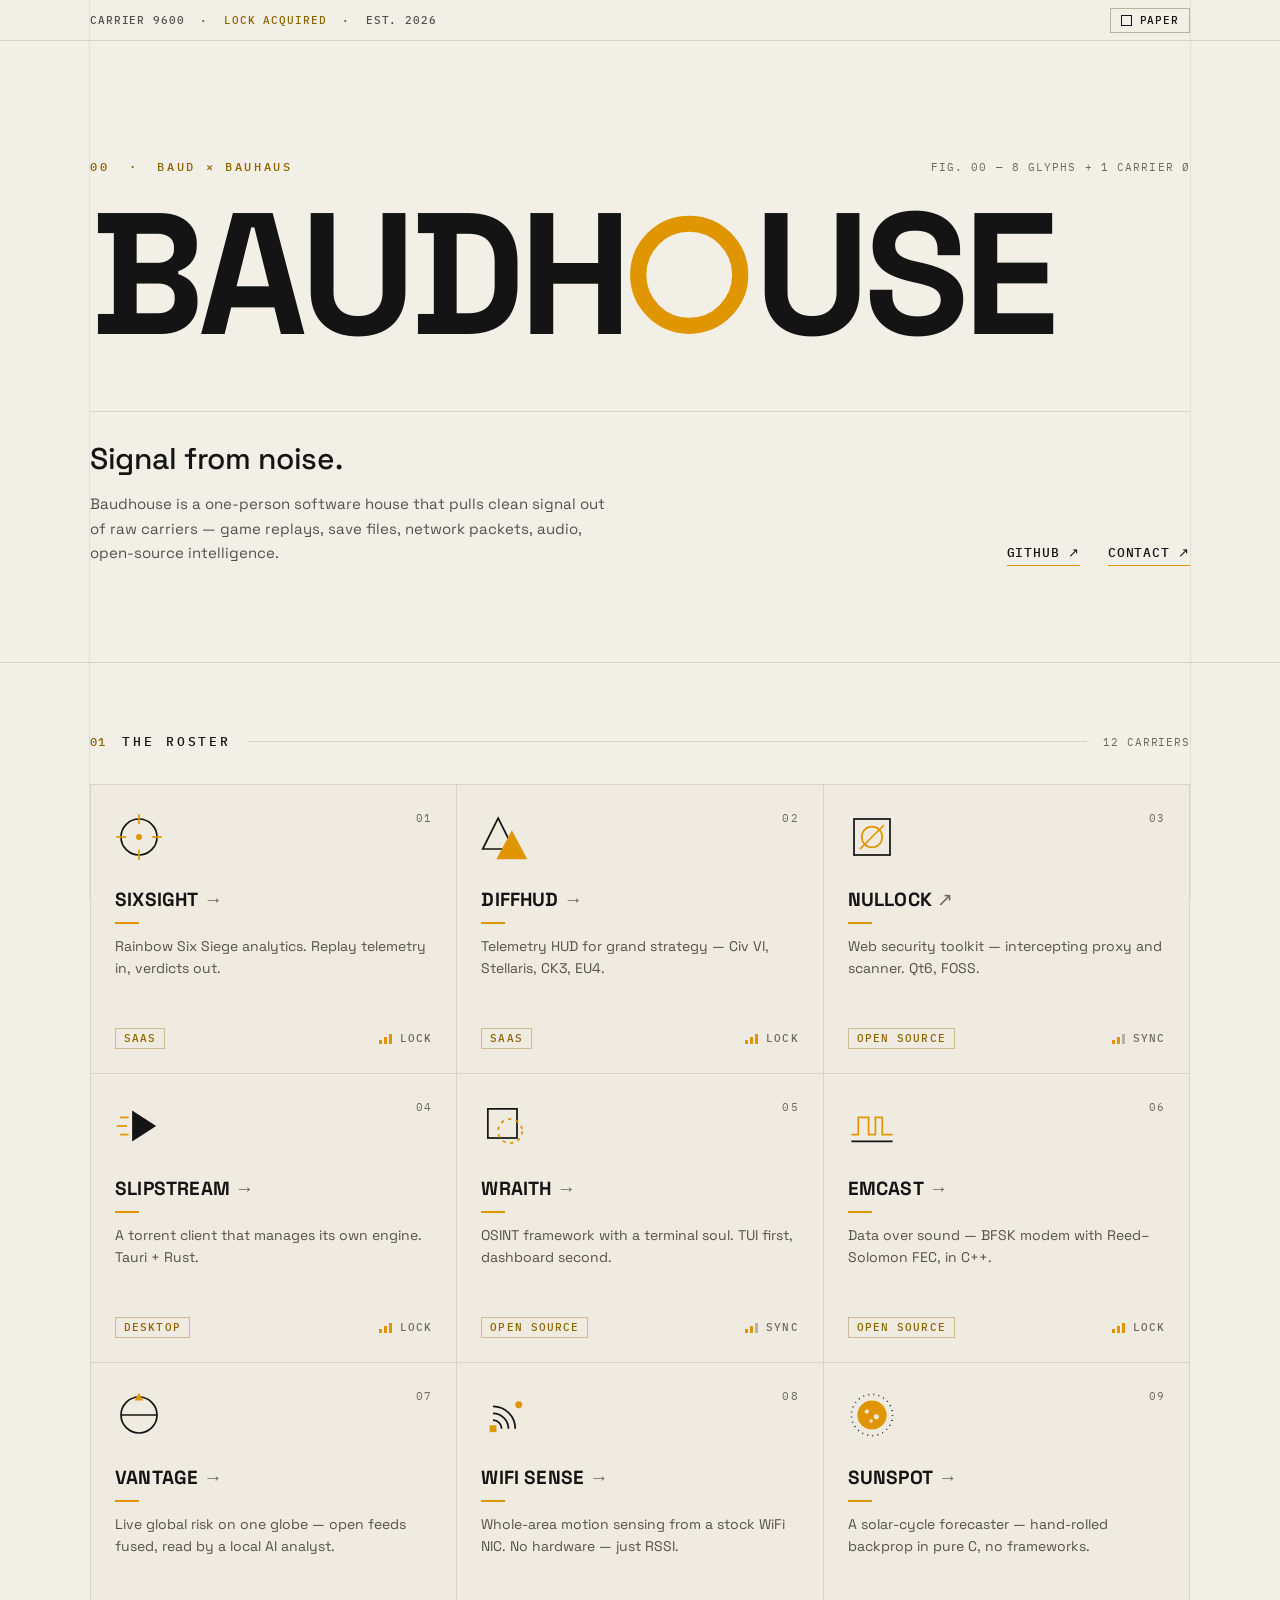
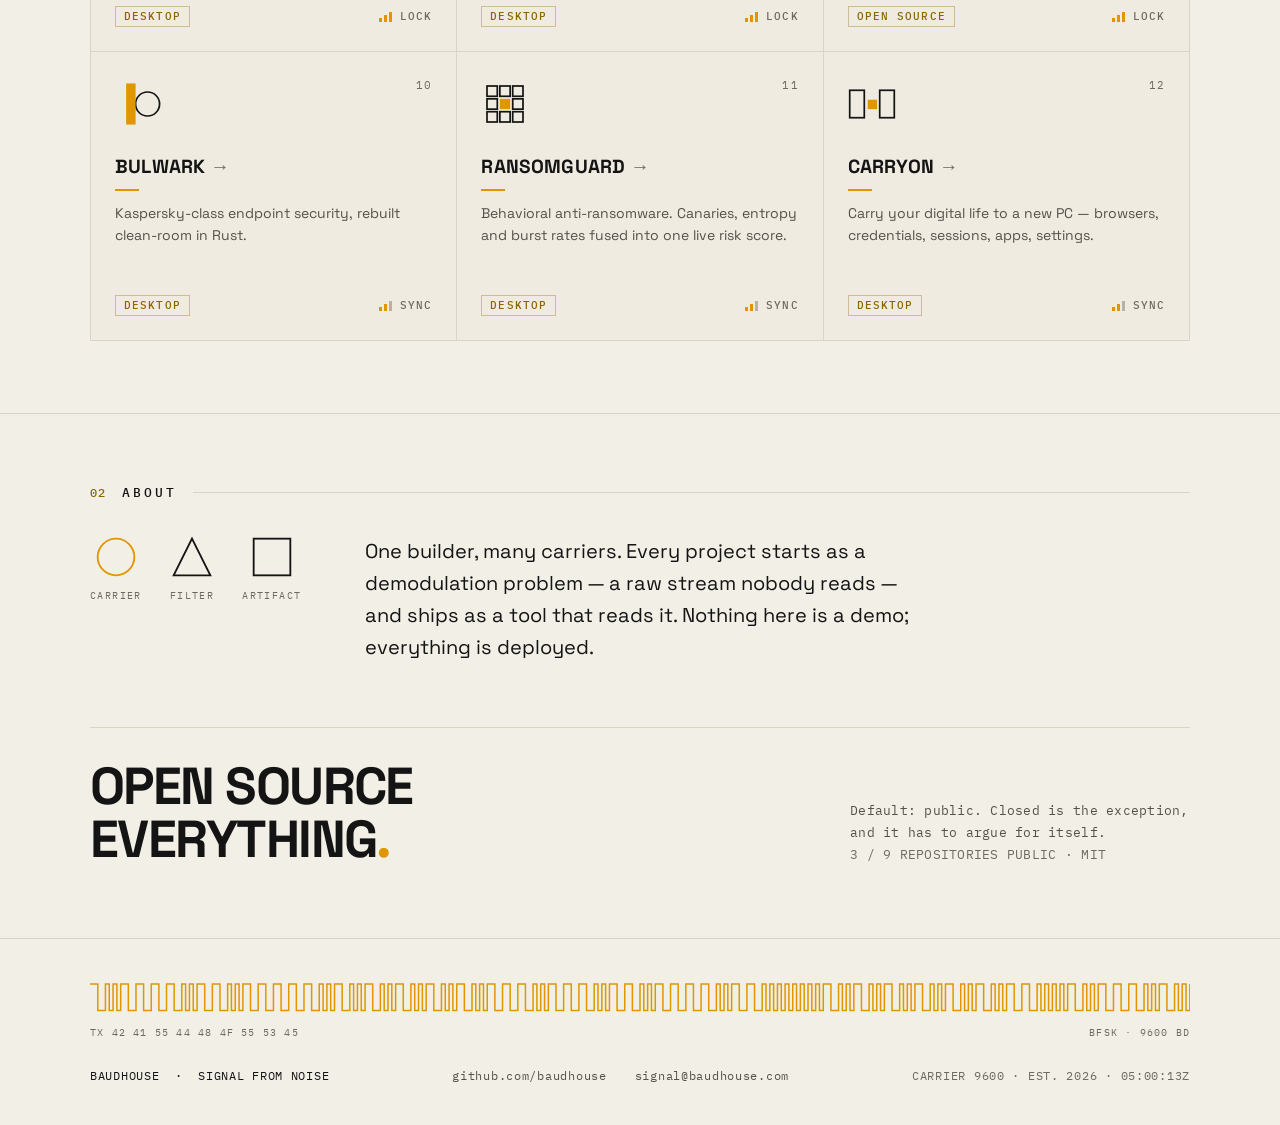
<file: index.html>
<!DOCTYPE html>
<html lang="en">
<head>
<meta charset="utf-8">
<meta name="viewport" content="width=device-width, initial-scale=1">
<title>BAUDHOUSE — Signal from noise</title>
<meta name="description" content="A one-person software house tuned to the carrier. Game replays, save files, packets, audio, open intelligence — signal from noise.">
<link rel="canonical" href="https://baudhouse.com/">
<meta property="og:title" content="BAUDHOUSE — Signal from noise">
<meta property="og:description" content="A one-person software house tuned to the carrier.">
<meta property="og:type" content="website">
<meta property="og:url" content="https://baudhouse.com/">
<meta property="og:image" content="https://baudhouse.com/og.png">
<meta name="twitter:card" content="summary_large_image">
<meta name="theme-color" content="#0A0A0A" media="(prefers-color-scheme: dark)">
<meta name="theme-color" content="#F2EFE7" media="(prefers-color-scheme: light)">
<link rel="icon" href="data:image/svg+xml,%3Csvg xmlns='http://www.w3.org/2000/svg' viewBox='0 0 64 64'%3E%3Crect width='64' height='64' fill='%230A0A0A'/%3E%3Ccircle cx='32' cy='32' r='19' fill='none' stroke='%23FFB000' stroke-width='7'/%3E%3C/svg%3E">
<script>/* set theme before first paint to avoid flash */
try{var t=localStorage.getItem('bh-theme');if(!t)t=window.matchMedia('(prefers-color-scheme: dark)').matches?'dark':'light';document.documentElement.dataset.theme=t;}catch(e){document.documentElement.dataset.theme='dark';}</script>

<link rel="preload" href="fonts/space-grotesk-700-latin.woff2" as="font" type="font/woff2" crossorigin>
<link rel="preload" href="fonts/ibm-plex-mono-500-latin.woff2" as="font" type="font/woff2" crossorigin>
<link rel="stylesheet" href="styles.css">
</head>
<body>

<div class="page">
<div class="warmth" aria-hidden="true"></div>
<div class="margins" aria-hidden="true"></div>

<a class="skip" href="#roster-h">SKIP TO ROSTER</a>

<header class="topbar">
  <div class="shell topbar-in">
    <p class="carrier-line">CARRIER 9600&nbsp;&nbsp;·&nbsp;&nbsp;<span id="lock-text" class="lock-pending">DIALING…</span><span class="est">&nbsp;&nbsp;·&nbsp;&nbsp;EST. 2026</span></p>
    <button id="theme-toggle" type="button" aria-label="Toggle color scheme"><span id="mode-swatch" aria-hidden="true"></span><span id="mode-label">DARK</span></button>
  </div>
</header>

<!-- HERO -->
<section class="hero" aria-label="Baudhouse">
  <div class="shell hero-in">
    <div class="hero-top">
      <p class="kicker">00&nbsp;&nbsp;·&nbsp;&nbsp;BAUD × BAUHAUS</p>
      <p id="fig" class="fig est" aria-hidden="true">FIG. 00 — 8 GLYPHS + 1 CARRIER Ø</p>
    </div>
    <h1 id="wordmark-h" aria-label="BAUDHOUSE" title="RE-ACQUIRE CARRIER">
      <span id="wordmark" aria-hidden="true"><span data-bh-l="B">B</span><span data-bh-l="A">A</span><span data-bh-l="U">U</span><span data-bh-l="D">D</span><span data-bh-l="H">H</span><svg viewBox="0 0 100 100" class="omark" aria-hidden="true"><circle id="ocircle" cx="50" cy="50" r="41" fill="none" stroke="var(--amber)" stroke-width="13"></circle></svg><span data-bh-l="U">U</span><span data-bh-l="S">S</span><span data-bh-l="E">E</span></span>
    </h1>
    <div class="hero-foot">
      <div class="thesis">
        <p class="thesis-line">Signal from noise.</p>
        <p class="thesis-body">Baudhouse is a one-person software house that pulls clean signal out of raw carriers — game replays, save files, network packets, audio, open-source intelligence.</p>
      </div>
      <nav class="hero-nav" aria-label="Primary">
        <a href="https://github.com/baudhouse">GITHUB ↗</a>
        <a href="mailto:signal@baudhouse.com">CONTACT ↗</a>
      </nav>
    </div>
  </div>
</section>

<!-- ROSTER -->
<section class="band" aria-labelledby="roster-h">
  <div class="shell">
    <div class="band-head">
      <span class="band-no" aria-hidden="true">01</span>
      <h2 id="roster-h" tabindex="-1">THE ROSTER</h2>
      <span class="band-rule" aria-hidden="true"></span>
      <span class="band-count">12 CARRIERS</span>
    </div>

    <div class="grid">

      <article class="card card-six">
        <div class="card-top">
          <svg viewBox="0 0 56 56" width="48" height="48" aria-hidden="true">
            <circle cx="28" cy="28" r="21" fill="none" stroke="var(--ink)" stroke-width="2"></circle>
            <g class="g-anim g-origin"><line x1="28" y1="1.5" x2="28" y2="13" stroke="var(--amber)" stroke-width="2"></line><line x1="28" y1="43" x2="28" y2="54.5" stroke="var(--amber)" stroke-width="2"></line><line x1="1.5" y1="28" x2="13" y2="28" stroke="var(--amber)" stroke-width="2"></line><line x1="43" y1="28" x2="54.5" y2="28" stroke="var(--amber)" stroke-width="2"></line></g>
            <circle cx="28" cy="28" r="3.5" fill="var(--amber)"></circle>
          </svg>
          <span class="card-no" aria-hidden="true">01</span>
        </div>
        <h3><a class="card-link" href="/sixsight/" title="SixSight — details">SIXSIGHT<span class="lnk" aria-hidden="true"> →</span></a></h3>
        <span class="ext" aria-hidden="true"></span>
        <p>Rainbow Six Siege analytics. Replay telemetry in, verdicts out.</p>
        <div class="card-foot">
          <span class="tag">SAAS</span>
          <span class="status" title="Status: live" aria-label="Status: signal locked"><span class="bars" aria-hidden="true"><span class="b1"></span><span class="b2"></span><span class="b3"></span></span>LOCK</span>
        </div>
      </article>

      <article class="card card-diff">
        <div class="card-top">
          <svg viewBox="0 0 56 56" width="48" height="48" aria-hidden="true">
            <path d="M20 6 L38 42 L2 42 Z" fill="none" stroke="var(--ink)" stroke-width="2"></path>
            <path class="g-anim" d="M36 20 L54 54 L18 54 Z" fill="var(--amber)"></path>
          </svg>
          <span class="card-no" aria-hidden="true">02</span>
        </div>
        <h3><a class="card-link" href="/diffhud/" title="DiffHUD — details">DIFFHUD<span class="lnk" aria-hidden="true"> →</span></a></h3>
        <span class="ext" aria-hidden="true"></span>
        <p>Telemetry HUD for grand strategy — Civ VI, Stellaris, CK3, EU4.</p>
        <div class="card-foot">
          <span class="tag">SAAS</span>
          <span class="status" title="Status: live" aria-label="Status: signal locked"><span class="bars" aria-hidden="true"><span class="b1"></span><span class="b2"></span><span class="b3"></span></span>LOCK</span>
        </div>
      </article>

      <article class="card card-null">
        <div class="card-top">
          <svg viewBox="0 0 56 56" width="48" height="48" aria-hidden="true">
            <rect x="7" y="7" width="42" height="42" fill="none" stroke="var(--ink)" stroke-width="2"></rect>
            <circle cx="28" cy="28" r="12" fill="none" stroke="var(--amber)" stroke-width="2"></circle>
            <line class="g-anim g-origin" x1="14" y1="42" x2="42" y2="14" stroke="var(--amber)" stroke-width="2"></line>
          </svg>
          <span class="card-no" aria-hidden="true">03</span>
        </div>
        <h3><a class="card-link" href="https://bikebrainz.github.io/Nullock/" title="Nullock — site & install">NULLOCK<span class="lnk" aria-hidden="true"> ↗</span></a></h3>
        <span class="ext" aria-hidden="true"></span>
        <p>Web security toolkit — intercepting proxy and scanner. Qt6, FOSS.</p>
        <div class="card-foot">
          <span class="tag">OPEN SOURCE</span>
          <span class="status" title="Status: syncing — active development" aria-label="Status: syncing"><span class="bars" aria-hidden="true"><span class="b1"></span><span class="b2"></span><span class="b3 off"></span></span>SYNC</span>
        </div>
      </article>

      <article class="card card-slip">
        <div class="card-top">
          <svg viewBox="0 0 56 56" width="48" height="48" aria-hidden="true">
            <path d="M20 10 L48 28 L20 46 Z" fill="var(--ink)"></path>
            <g class="g-anim"><line x1="6" y1="18" x2="16" y2="18" stroke="var(--amber)" stroke-width="2"></line><line x1="2" y1="28" x2="14" y2="28" stroke="var(--amber)" stroke-width="2"></line><line x1="6" y1="38" x2="16" y2="38" stroke="var(--amber)" stroke-width="2"></line></g>
          </svg>
          <span class="card-no" aria-hidden="true">04</span>
        </div>
        <h3><a class="card-link" href="/slipstream/" title="Slipstream — download &amp; details">SLIPSTREAM<span class="lnk" aria-hidden="true"> →</span></a></h3>
        <span class="ext" aria-hidden="true"></span>
        <p>A torrent client that manages its own engine. Tauri + Rust.</p>
        <div class="card-foot">
          <span class="tag">DESKTOP</span>
          <span class="status" title="Status: live" aria-label="Status: signal locked"><span class="bars" aria-hidden="true"><span class="b1"></span><span class="b2"></span><span class="b3"></span></span>LOCK</span>
        </div>
      </article>

      <article class="card card-wraith">
        <div class="card-top">
          <svg viewBox="0 0 56 56" width="48" height="48" aria-hidden="true">
            <rect x="8" y="8" width="34" height="34" fill="none" stroke="var(--ink)" stroke-width="2"></rect>
            <circle class="g-anim" cx="34" cy="34" r="14" fill="none" stroke="var(--amber)" stroke-width="2" stroke-dasharray="4 5"></circle>
          </svg>
          <span class="card-no" aria-hidden="true">05</span>
        </div>
        <h3><a class="card-link" href="/wraith/" title="Wraith — details">WRAITH<span class="lnk" aria-hidden="true"> →</span></a></h3>
        <span class="ext" aria-hidden="true"></span>
        <p>OSINT framework with a terminal soul. TUI first, dashboard second.</p>
        <div class="card-foot">
          <span class="tag">OPEN SOURCE</span>
          <span class="status" title="Status: syncing — active development" aria-label="Status: syncing"><span class="bars" aria-hidden="true"><span class="b1"></span><span class="b2"></span><span class="b3 off"></span></span>SYNC</span>
        </div>
      </article>

      <article class="card card-em">
        <div class="card-top">
          <svg viewBox="0 0 56 56" width="48" height="48" aria-hidden="true">
            <path class="g-anim" d="M4 38 H12 V18 H24 V38 H32 V18 H40 V38 H52" fill="none" stroke="var(--amber)" stroke-width="2"></path>
            <line x1="4" y1="46" x2="52" y2="46" stroke="var(--ink)" stroke-width="2"></line>
          </svg>
          <span class="card-no" aria-hidden="true">06</span>
        </div>
        <h3><a class="card-link" href="/emcast/" title="emcast — download &amp; details">EMCAST<span class="lnk" aria-hidden="true"> →</span></a></h3>
        <span class="ext" aria-hidden="true"></span>
        <p>Data over sound — BFSK modem with Reed–Solomon FEC, in C++.</p>
        <div class="card-foot">
          <span class="tag">OPEN SOURCE</span>
          <span class="status" title="Status: live" aria-label="Status: signal locked"><span class="bars" aria-hidden="true"><span class="b1"></span><span class="b2"></span><span class="b3"></span></span>LOCK</span>
        </div>
      </article>

      <article class="card card-van">
        <div class="card-top">
          <svg viewBox="0 0 56 56" width="48" height="48" aria-hidden="true">
            <circle cx="28" cy="28" r="21" fill="none" stroke="var(--ink)" stroke-width="2"></circle>
            <line x1="7" y1="28" x2="49" y2="28" stroke="var(--ink)" stroke-width="2"></line>
            <g class="g-anim g-origin"><path d="M28 2 L33 11 L23 11 Z" fill="var(--amber)"></path></g>
          </svg>
          <span class="card-no" aria-hidden="true">07</span>
        </div>
        <h3><a class="card-link" href="/vantage/" title="Vantage — details">VANTAGE<span class="lnk" aria-hidden="true"> →</span></a></h3>
        <span class="ext" aria-hidden="true"></span>
        <p>Live global risk on one globe — open feeds fused, read by a local AI analyst.</p>
        <div class="card-foot">
          <span class="tag">DESKTOP</span>
          <span class="status" title="Status: live" aria-label="Status: signal locked"><span class="bars" aria-hidden="true"><span class="b1"></span><span class="b2"></span><span class="b3"></span></span>LOCK</span>
        </div>
      </article>

      <article class="card card-wifi">
        <div class="card-top">
          <svg viewBox="0 0 56 56" width="48" height="48" aria-hidden="true">
            <rect x="10" y="40" width="8" height="8" fill="var(--amber)"></rect>
            <path d="M14 34 A10 10 0 0 1 24 44" fill="none" stroke="var(--ink)" stroke-width="2"></path>
            <path d="M14 26 A18 18 0 0 1 32 44" fill="none" stroke="var(--ink)" stroke-width="2"></path>
            <path d="M14 18 A26 26 0 0 1 40 44" fill="none" stroke="var(--ink)" stroke-width="2"></path>
            <circle class="g-anim" cx="44" cy="16" r="4" fill="var(--amber)"></circle>
          </svg>
          <span class="card-no" aria-hidden="true">08</span>
        </div>
        <h3><a class="card-link" href="/wifi-sense/" title="WiFi Sense — details">WIFI SENSE<span class="lnk" aria-hidden="true"> →</span></a></h3>
        <span class="ext" aria-hidden="true"></span>
        <p>Whole-area motion sensing from a stock WiFi NIC. No hardware — just RSSI.</p>
        <div class="card-foot">
          <span class="tag">DESKTOP</span>
          <span class="status" title="Status: live" aria-label="Status: signal locked"><span class="bars" aria-hidden="true"><span class="b1"></span><span class="b2"></span><span class="b3"></span></span>LOCK</span>
        </div>
      </article>

      <article class="card card-sun">
        <div class="card-top">
          <svg viewBox="0 0 56 56" width="48" height="48" aria-hidden="true">
            <circle cx="28" cy="28" r="24" fill="none" stroke="var(--ink)" stroke-width="2" stroke-dasharray="1 5"></circle>
            <circle cx="28" cy="28" r="17" fill="var(--amber)"></circle>
            <g class="g-anim g-origin"><circle cx="22" cy="24" r="2.5" fill="var(--card)"></circle><circle cx="33" cy="30" r="3" fill="var(--card)"></circle><circle cx="27" cy="35" r="2" fill="var(--card)"></circle></g>
          </svg>
          <span class="card-no" aria-hidden="true">09</span>
        </div>
        <h3><a class="card-link" href="/sunspot/" title="Sunspot — download &amp; details">SUNSPOT<span class="lnk" aria-hidden="true"> →</span></a></h3>
        <span class="ext" aria-hidden="true"></span>
        <p>A solar-cycle forecaster — hand-rolled backprop in pure C, no frameworks.</p>
        <div class="card-foot">
          <span class="tag">OPEN SOURCE</span>
          <span class="status" title="Status: live" aria-label="Status: signal locked"><span class="bars" aria-hidden="true"><span class="b1"></span><span class="b2"></span><span class="b3"></span></span>LOCK</span>
        </div>
      </article>

      <article class="card card-bul">
        <div class="card-top">
          <svg viewBox="0 0 56 56" width="48" height="48" aria-hidden="true">
            <circle cx="38" cy="28" r="14" fill="none" stroke="var(--ink)" stroke-width="2"></circle>
            <rect class="g-anim" x="13" y="4" width="11" height="48" fill="var(--amber)"></rect>
          </svg>
          <span class="card-no" aria-hidden="true">10</span>
        </div>
        <h3><a class="card-link" href="/bulwark/" title="Bulwark — details">BULWARK<span class="lnk" aria-hidden="true"> →</span></a></h3>
        <span class="ext" aria-hidden="true"></span>
        <p>Kaspersky-class endpoint security, rebuilt clean-room in Rust.</p>
        <div class="card-foot">
          <span class="tag">DESKTOP</span>
          <span class="status" title="Status: syncing — active development" aria-label="Status: syncing"><span class="bars" aria-hidden="true"><span class="b1"></span><span class="b2"></span><span class="b3 off"></span></span>SYNC</span>
        </div>
      </article>

      <article class="card card-ran">
        <div class="card-top">
          <svg viewBox="0 0 56 56" width="48" height="48" aria-hidden="true">
            <rect x="7" y="7" width="12" height="12" fill="none" stroke="var(--ink)" stroke-width="2"></rect>
            <rect x="22" y="7" width="12" height="12" fill="none" stroke="var(--ink)" stroke-width="2"></rect>
            <rect x="37" y="7" width="12" height="12" fill="none" stroke="var(--ink)" stroke-width="2"></rect>
            <rect x="7" y="22" width="12" height="12" fill="none" stroke="var(--ink)" stroke-width="2"></rect>
            <rect class="g-anim" x="22" y="22" width="12" height="12" fill="var(--amber)" style="transform-origin:28px 28px"></rect>
            <rect x="37" y="22" width="12" height="12" fill="none" stroke="var(--ink)" stroke-width="2"></rect>
            <rect x="7" y="37" width="12" height="12" fill="none" stroke="var(--ink)" stroke-width="2"></rect>
            <rect x="22" y="37" width="12" height="12" fill="none" stroke="var(--ink)" stroke-width="2"></rect>
            <rect x="37" y="37" width="12" height="12" fill="none" stroke="var(--ink)" stroke-width="2"></rect>
          </svg>
          <span class="card-no" aria-hidden="true">11</span>
        </div>
        <h3><a class="card-link" href="/ransomguard/" title="Ransomguard — details">RANSOMGUARD<span class="lnk" aria-hidden="true"> →</span></a></h3>
        <span class="ext" aria-hidden="true"></span>
        <p>Behavioral anti-ransomware. Canaries, entropy and burst rates fused into one live risk score.</p>
        <div class="card-foot">
          <span class="tag">DESKTOP</span>
          <span class="status" title="Status: syncing — active development" aria-label="Status: syncing"><span class="bars" aria-hidden="true"><span class="b1"></span><span class="b2"></span><span class="b3 off"></span></span>SYNC</span>
        </div>
      </article>

      <article class="card card-car">
        <div class="card-top">
          <svg viewBox="0 0 56 56" width="48" height="48" aria-hidden="true">
            <rect x="2" y="12" width="17" height="32" fill="none" stroke="var(--ink)" stroke-width="2"></rect>
            <rect x="37" y="12" width="17" height="32" fill="none" stroke="var(--ink)" stroke-width="2"></rect>
            <rect class="g-anim" x="23" y="23" width="11" height="11" fill="var(--amber)"></rect>
          </svg>
          <span class="card-no" aria-hidden="true">12</span>
        </div>
        <h3><a class="card-link" href="/carryon/" title="Carryon — details">CARRYON<span class="lnk" aria-hidden="true"> →</span></a></h3>
        <span class="ext" aria-hidden="true"></span>
        <p>Carry your digital life to a new PC — browsers, credentials, sessions, apps, settings.</p>
        <div class="card-foot">
          <span class="tag">DESKTOP</span>
          <span class="status" title="Status: syncing — active development" aria-label="Status: syncing"><span class="bars" aria-hidden="true"><span class="b1"></span><span class="b2"></span><span class="b3 off"></span></span>SYNC</span>
        </div>
      </article>

    </div>
  </div>
</section>

<!-- ABOUT -->
<section class="band" aria-labelledby="about-h">
  <div class="shell">
    <div class="band-head">
      <span class="band-no" aria-hidden="true">02</span>
      <h2 id="about-h">ABOUT</h2>
      <span class="band-rule" aria-hidden="true"></span>
    </div>
    <div class="about">
      <div class="about-glyphs" aria-hidden="true">
        <div class="about-glyph"><svg viewBox="0 0 48 48" width="44" height="44"><circle cx="24" cy="24" r="20" fill="none" stroke="var(--amber)" stroke-width="2"></circle></svg><span>CARRIER</span></div>
        <div class="about-glyph"><svg viewBox="0 0 48 48" width="44" height="44"><path d="M24 4 L44 44 L4 44 Z" fill="none" stroke="var(--ink)" stroke-width="2"></path></svg><span>FILTER</span></div>
        <div class="about-glyph"><svg viewBox="0 0 48 48" width="44" height="44"><rect x="4" y="4" width="40" height="40" fill="none" stroke="var(--ink)" stroke-width="2"></rect></svg><span>ARTIFACT</span></div>
      </div>
      <p class="about-body">One builder, many carriers. Every project starts as a demodulation problem — a raw stream nobody reads — and ships as a tool that reads it. Nothing here is a demo; everything is deployed.</p>
    </div>
    <div class="oss">
      <p class="oss-statement">OPEN SOURCE<br>EVERYTHING<span class="oss-dot">.</span></p>
      <p class="oss-counter">Default: public. Closed is the exception, and it has to argue for itself.<br><span class="oss-fact">3 / 9 REPOSITORIES PUBLIC · MIT</span></p>
    </div>
  </div>
</section>

<!-- FOOTER -->
<footer>
  <div class="shell wave-wrap">
    <svg id="wave" viewBox="0 0 1080 36" preserveAspectRatio="xMidYMid meet" aria-hidden="true">
      <path d="M0 18 H1080" fill="none" stroke="var(--amber)" stroke-width="1.5" vector-effect="non-scaling-stroke"></path>
    </svg>
    <div class="wave-caption">
      <span>TX 42 41 55 44 48 4F 55 53 45</span>
      <span>BFSK&nbsp;·&nbsp;9600 BD</span>
    </div>
  </div>
  <div class="shell foot-in">
    <span class="foot-brand">BAUDHOUSE&nbsp;&nbsp;·&nbsp;&nbsp;SIGNAL FROM NOISE</span>
    <span class="foot-links">
      <a href="https://github.com/baudhouse">github.com/baudhouse</a>
      <a href="mailto:signal@baudhouse.com">signal@baudhouse.com</a>
    </span>
    <span class="foot-meta">CARRIER 9600&nbsp;·&nbsp;EST. 2026&nbsp;·&nbsp;<span id="utc"></span></span>
  </div>
</footer>

</div>
<script src="app.js"></script>
</body>
</html>
</file>
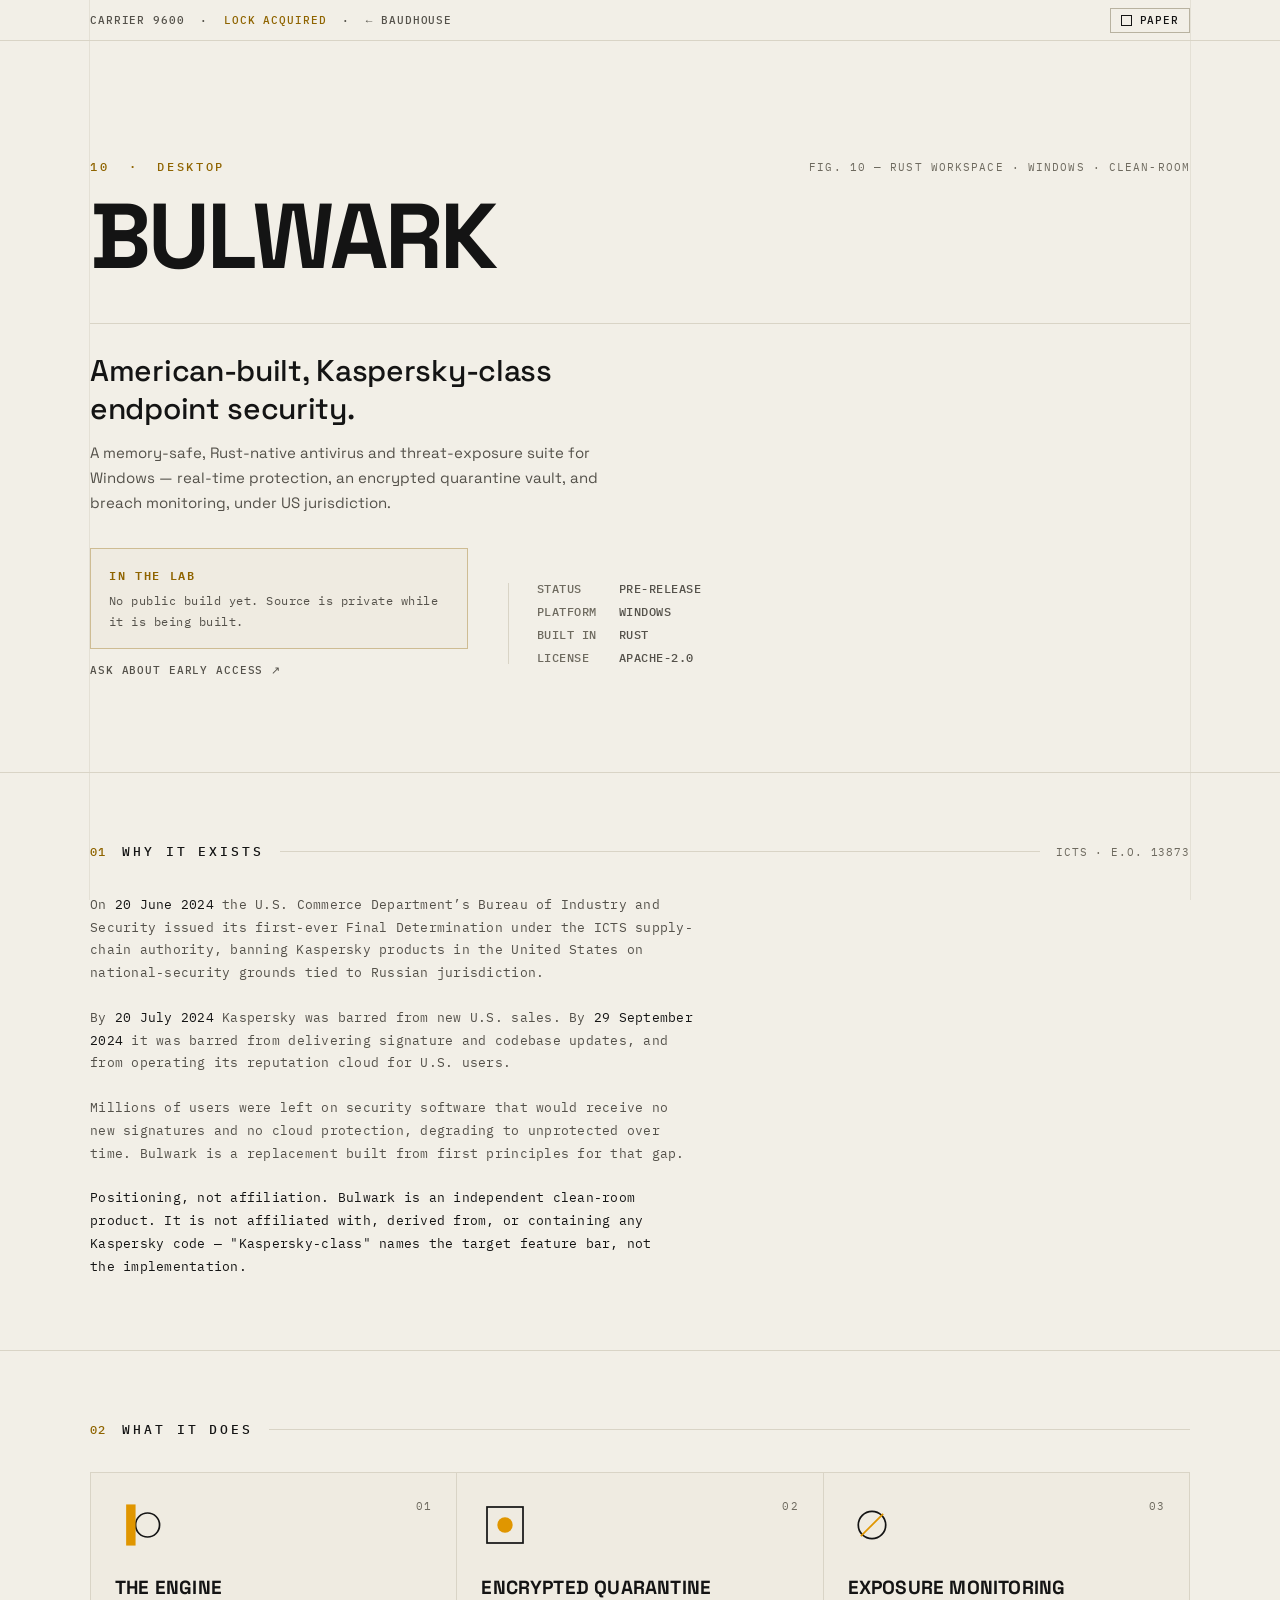
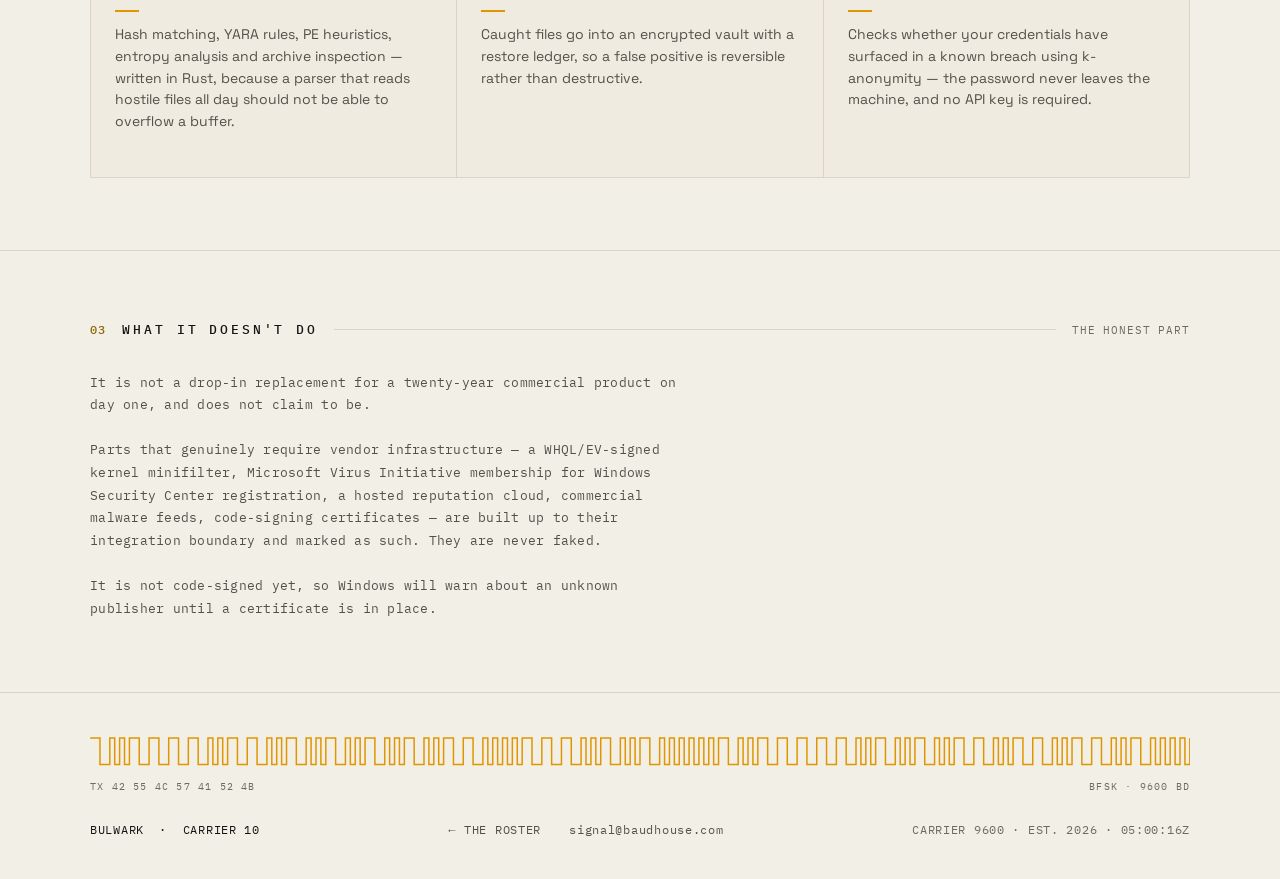
<file: bulwark/index.html>
<!DOCTYPE html>
<html lang="en">
<head>
<meta charset="utf-8">
<meta name="viewport" content="width=device-width, initial-scale=1">
<title>BULWARK - American-built, Kaspersky-class endpoint security</title>
<meta name="description" content="A memory-safe, Rust-native antivirus and threat-exposure suite for Windows. Independent clean-room build, US jurisdiction.">
<link rel="canonical" href="https://baudhouse.com/bulwark/">
<meta property="og:title" content="BULWARK - American-built, Kaspersky-class endpoint security">
<meta property="og:description" content="A memory-safe, Rust-native antivirus and threat-exposure suite for Windows. Independent clean-room build, US jurisdiction.">
<meta property="og:type" content="website">
<meta property="og:url" content="https://baudhouse.com/bulwark/">
<meta property="og:image" content="https://baudhouse.com/og.png">
<meta name="twitter:card" content="summary_large_image">
<meta name="theme-color" content="#0A0A0A" media="(prefers-color-scheme: dark)">
<meta name="theme-color" content="#F2EFE7" media="(prefers-color-scheme: light)">
<link rel="icon" href="data:image/svg+xml,%3Csvg xmlns='http://www.w3.org/2000/svg' viewBox='0 0 64 64'%3E%3Crect width='64' height='64' fill='%230A0A0A'/%3E%3Crect x='14' y='8' width='12' height='48' fill='%23FFB000'/%3E%3Ccircle cx='42' cy='32' r='14' fill='none' stroke='%23E8E8E8' stroke-width='4'/%3E%3C/svg%3E">
<script>try{var t=localStorage.getItem('bh-theme');if(!t)t=window.matchMedia('(prefers-color-scheme: dark)').matches?'dark':'light';document.documentElement.dataset.theme=t;}catch(e){document.documentElement.dataset.theme='dark';}</script>
<link rel="preload" href="../fonts/space-grotesk-700-latin.woff2" as="font" type="font/woff2" crossorigin>
<link rel="preload" href="../fonts/ibm-plex-mono-500-latin.woff2" as="font" type="font/woff2" crossorigin>
<link rel="stylesheet" href="../styles.css">
</head>
<body>

<div class="page">
<div class="warmth" aria-hidden="true"></div>
<div class="margins" aria-hidden="true"></div>

<header class="topbar">
  <div class="shell topbar-in">
    <p class="carrier-line">CARRIER 9600&nbsp;&nbsp;·&nbsp;&nbsp;<span id="lock-text">LOCK ACQUIRED</span><span class="est">&nbsp;&nbsp;·&nbsp;&nbsp;<a class="backlink" href="/">← BAUDHOUSE</a></span></p>
    <button id="theme-toggle" type="button" aria-label="Toggle color scheme"><span id="mode-swatch" aria-hidden="true"></span><span id="mode-label">DARK</span></button>
  </div>
</header>

<!-- HERO -->
<section class="hero" aria-label="BULWARK">
  <div class="shell hero-in">
    <div class="hero-top">
      <p class="kicker">10&nbsp;&nbsp;·&nbsp;&nbsp;DESKTOP</p>
      <p class="fig on est" aria-hidden="true">FIG. 10 — RUST WORKSPACE · WINDOWS · CLEAN-ROOM</p>
    </div>
    <h1 style="font-size:clamp(40px,7.2vw,92px);margin-bottom:clamp(24px,4vw,44px)">BULWARK</h1>
    <div class="hero-foot">
      <div class="thesis">
        <p class="thesis-line">American-built, Kaspersky-class endpoint security.</p>
        <p class="thesis-body">A memory-safe, Rust-native antivirus and threat-exposure suite for Windows — real-time protection, an encrypted quarantine vault, and breach monitoring, under US jurisdiction.</p>
      </div>
      <div class="hero-actions">
        <div class="dl-col">
          <div class="lab">
            <strong>IN THE LAB</strong>
            No public build yet. Source is private while it is being built.
          </div>
          <div class="dl-row">
            <a href="mailto:signal@baudhouse.com?subject=BULWARK%20early%20access">ASK ABOUT EARLY ACCESS ↗</a>
          </div>
        </div>
        <dl class="meta">
          <dt>STATUS</dt><dd>PRE-RELEASE</dd>
          <dt>PLATFORM</dt><dd>WINDOWS</dd>
          <dt>BUILT IN</dt><dd>RUST</dd>
          <dt>LICENSE</dt><dd>APACHE-2.0</dd>
        </dl>
      </div>
    </div>
  </div>
</section>

<!-- 01 -->
<section class="band" aria-labelledby="ctx-h">
  <div class="shell">
    <div class="band-head">
      <span class="band-no" aria-hidden="true">01</span>
      <h2 id="ctx-h">WHY IT EXISTS</h2>
      <span class="band-rule" aria-hidden="true"></span>
      <span class="band-count">ICTS · E.O. 13873</span>
    </div>
    <div class="doesnt" style="max-width:76ch">
      <p>On <strong>20 June 2024</strong> the U.S. Commerce Department’s Bureau of Industry and Security issued its first-ever Final Determination under the ICTS supply-chain authority, banning Kaspersky products in the United States on national-security grounds tied to Russian jurisdiction.</p>
      <p>By <strong>20 July 2024</strong> Kaspersky was barred from new U.S. sales. By <strong>29 September 2024</strong> it was barred from delivering signature and codebase updates, and from operating its reputation cloud for U.S. users.</p>
      <p>Millions of users were left on security software that would receive no new signatures and no cloud protection, degrading to unprotected over time. Bulwark is a replacement built from first principles for that gap.</p>
      <p style="color:var(--ink)">Positioning, not affiliation. Bulwark is an independent clean-room product. It is not affiliated with, derived from, or containing any Kaspersky code — "Kaspersky-class" names the target feature bar, not the implementation.</p>
    </div>
  </div>
</section>

<!-- 02 -->
<section class="band" aria-labelledby="does-h">
  <div class="shell">
    <div class="band-head">
      <span class="band-no" aria-hidden="true">02</span>
      <h2 id="does-h">WHAT IT DOES</h2>
      <span class="band-rule" aria-hidden="true"></span>
    </div>
    <div class="grid">
      <article class="card card-bul">
        <div class="card-top">
          <svg viewBox="0 0 56 56" width="48" height="48" aria-hidden="true">
            <circle cx="38" cy="28" r="14" fill="none" stroke="var(--ink)" stroke-width="2"></circle>
            <rect class="g-anim" x="13" y="4" width="11" height="48" fill="var(--amber)"></rect>
          </svg>
          <span class="card-no" aria-hidden="true">01</span>
        </div>
        <h3>THE ENGINE</h3>
        <span class="ext" aria-hidden="true"></span>
        <p>Hash matching, YARA rules, PE heuristics, entropy analysis and archive inspection — written in Rust, because a parser that reads hostile files all day should not be able to overflow a buffer.</p>
      </article>

      <article class="card card-ran">
        <div class="card-top">
          <svg viewBox="0 0 56 56" width="48" height="48" aria-hidden="true">
            <rect x="7" y="7" width="42" height="42" fill="none" stroke="var(--ink)" stroke-width="2"></rect>
            <circle class="g-anim g-origin" cx="28" cy="28" r="9" fill="var(--amber)"></circle>
          </svg>
          <span class="card-no" aria-hidden="true">02</span>
        </div>
        <h3>ENCRYPTED QUARANTINE</h3>
        <span class="ext" aria-hidden="true"></span>
        <p>Caught files go into an encrypted vault with a restore ledger, so a false positive is reversible rather than destructive.</p>
      </article>

      <article class="card card-car">
        <div class="card-top">
          <svg viewBox="0 0 56 56" width="48" height="48" aria-hidden="true">
            <circle cx="28" cy="28" r="16" fill="none" stroke="var(--ink)" stroke-width="2"></circle>
            <line class="g-anim g-origin" x1="15" y1="41" x2="41" y2="15" stroke="var(--amber)" stroke-width="2"></line>
          </svg>
          <span class="card-no" aria-hidden="true">03</span>
        </div>
        <h3>EXPOSURE MONITORING</h3>
        <span class="ext" aria-hidden="true"></span>
        <p>Checks whether your credentials have surfaced in a known breach using k-anonymity — the password never leaves the machine, and no API key is required.</p>
      </article>
    </div>
  </div>
</section>

<!-- 03 -->
<section class="band" aria-labelledby="doesnt-h">
  <div class="shell">
    <div class="band-head">
      <span class="band-no" aria-hidden="true">03</span>
      <h2 id="doesnt-h">WHAT IT DOESN'T DO</h2>
      <span class="band-rule" aria-hidden="true"></span>
      <span class="band-count">THE HONEST PART</span>
    </div>
    <div class="doesnt">
      <p>It is not a drop-in replacement for a twenty-year commercial product on day one, and does not claim to be.</p>
      <p>Parts that genuinely require vendor infrastructure — a WHQL/EV-signed kernel minifilter, Microsoft Virus Initiative membership for Windows Security Center registration, a hosted reputation cloud, commercial malware feeds, code-signing certificates — are built up to their integration boundary and marked as such. They are never faked.</p>
      <p>It is not code-signed yet, so Windows will warn about an unknown publisher until a certificate is in place.</p>
    </div>
  </div>
</section>

<footer>
  <div class="shell wave-wrap">
    <svg id="wave" viewBox="0 0 1080 36" preserveAspectRatio="xMidYMid meet" aria-hidden="true">
      <path d="M0 18 H1080" fill="none" stroke="var(--amber)" stroke-width="1.5" vector-effect="non-scaling-stroke"></path>
    </svg>
    <div class="wave-caption">
      <span>TX 42 55 4C 57 41 52 4B</span>
      <span>BFSK&nbsp;·&nbsp;9600 BD</span>
    </div>
  </div>
  <div class="shell foot-in">
    <span class="foot-brand">BULWARK&nbsp;&nbsp;·&nbsp;&nbsp;CARRIER 10</span>
    <span class="foot-links">
      <a href="/">← THE ROSTER</a>
      <a href="mailto:signal@baudhouse.com">signal@baudhouse.com</a>
    </span>
    <span class="foot-meta">CARRIER 9600&nbsp;·&nbsp;EST. 2026&nbsp;·&nbsp;<span id="utc"></span></span>
  </div>
</footer>

</div>
<script>window.BH_WORD='BULWARK';</script>
<script src="../child.js"></script>
</body>
</html>
</file>
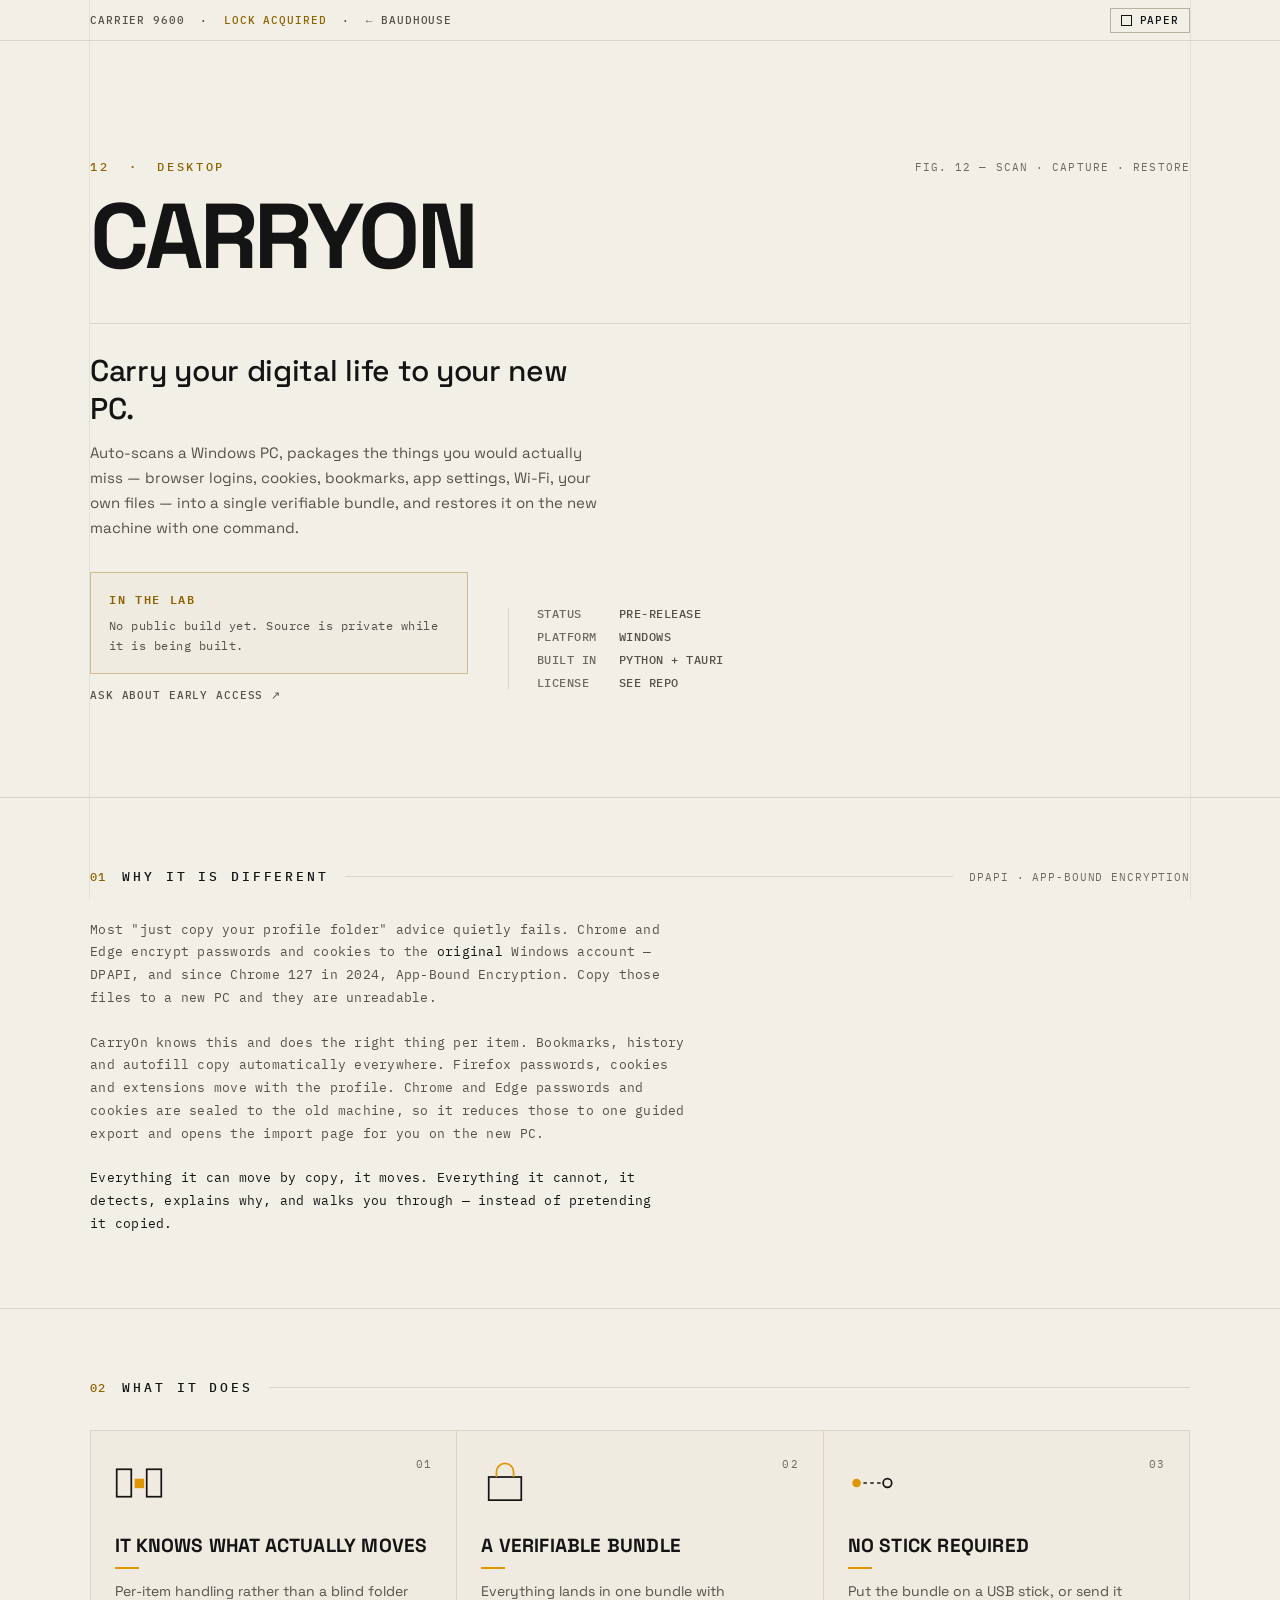
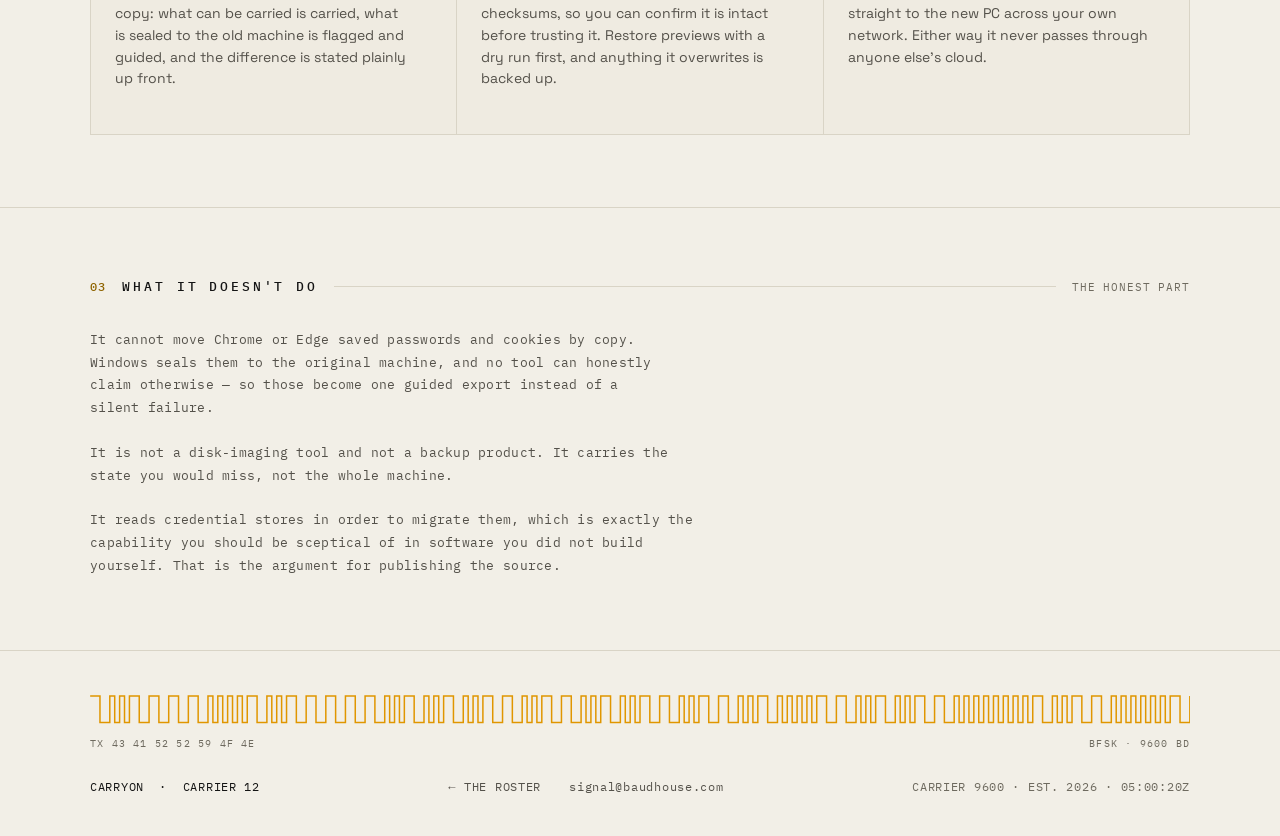
<file: carryon/index.html>
<!DOCTYPE html>
<html lang="en">
<head>
<meta charset="utf-8">
<meta name="viewport" content="width=device-width, initial-scale=1">
<title>CARRYON - carry your digital life to your new PC</title>
<meta name="description" content="Auto-scans a Windows PC, packages logins, cookies, app settings, Wi-Fi and files into one verifiable bundle, and restores it on the new machine.">
<link rel="canonical" href="https://baudhouse.com/carryon/">
<meta property="og:title" content="CARRYON - carry your digital life to your new PC">
<meta property="og:description" content="Auto-scans a Windows PC, packages logins, cookies, app settings, Wi-Fi and files into one verifiable bundle, and restores it on the new machine.">
<meta property="og:type" content="website">
<meta property="og:url" content="https://baudhouse.com/carryon/">
<meta property="og:image" content="https://baudhouse.com/og.png">
<meta name="twitter:card" content="summary_large_image">
<meta name="theme-color" content="#0A0A0A" media="(prefers-color-scheme: dark)">
<meta name="theme-color" content="#F2EFE7" media="(prefers-color-scheme: light)">
<link rel="icon" href="data:image/svg+xml,%3Csvg xmlns='http://www.w3.org/2000/svg' viewBox='0 0 64 64'%3E%3Crect width='64' height='64' fill='%230A0A0A'/%3E%3Crect x='4' y='16' width='18' height='32' fill='none' stroke='%23E8E8E8' stroke-width='3'/%3E%3Crect x='42' y='16' width='18' height='32' fill='none' stroke='%23E8E8E8' stroke-width='3'/%3E%3Crect x='27' y='27' width='10' height='10' fill='%23FFB000'/%3E%3C/svg%3E">
<script>try{var t=localStorage.getItem('bh-theme');if(!t)t=window.matchMedia('(prefers-color-scheme: dark)').matches?'dark':'light';document.documentElement.dataset.theme=t;}catch(e){document.documentElement.dataset.theme='dark';}</script>
<link rel="preload" href="../fonts/space-grotesk-700-latin.woff2" as="font" type="font/woff2" crossorigin>
<link rel="preload" href="../fonts/ibm-plex-mono-500-latin.woff2" as="font" type="font/woff2" crossorigin>
<link rel="stylesheet" href="../styles.css">
</head>
<body>

<div class="page">
<div class="warmth" aria-hidden="true"></div>
<div class="margins" aria-hidden="true"></div>

<header class="topbar">
  <div class="shell topbar-in">
    <p class="carrier-line">CARRIER 9600&nbsp;&nbsp;·&nbsp;&nbsp;<span id="lock-text">LOCK ACQUIRED</span><span class="est">&nbsp;&nbsp;·&nbsp;&nbsp;<a class="backlink" href="/">← BAUDHOUSE</a></span></p>
    <button id="theme-toggle" type="button" aria-label="Toggle color scheme"><span id="mode-swatch" aria-hidden="true"></span><span id="mode-label">DARK</span></button>
  </div>
</header>

<!-- HERO -->
<section class="hero" aria-label="CARRYON">
  <div class="shell hero-in">
    <div class="hero-top">
      <p class="kicker">12&nbsp;&nbsp;·&nbsp;&nbsp;DESKTOP</p>
      <p class="fig on est" aria-hidden="true">FIG. 12 — SCAN · CAPTURE · RESTORE</p>
    </div>
    <h1 style="font-size:clamp(40px,7.2vw,92px);margin-bottom:clamp(24px,4vw,44px)">CARRYON</h1>
    <div class="hero-foot">
      <div class="thesis">
        <p class="thesis-line">Carry your digital life to your new PC.</p>
        <p class="thesis-body">Auto-scans a Windows PC, packages the things you would actually miss — browser logins, cookies, bookmarks, app settings, Wi-Fi, your own files — into a single verifiable bundle, and restores it on the new machine with one command.</p>
      </div>
      <div class="hero-actions">
        <div class="dl-col">
          <div class="lab">
            <strong>IN THE LAB</strong>
            No public build yet. Source is private while it is being built.
          </div>
          <div class="dl-row">
            <a href="mailto:signal@baudhouse.com?subject=CARRYON%20early%20access">ASK ABOUT EARLY ACCESS ↗</a>
          </div>
        </div>
        <dl class="meta">
          <dt>STATUS</dt><dd>PRE-RELEASE</dd>
          <dt>PLATFORM</dt><dd>WINDOWS</dd>
          <dt>BUILT IN</dt><dd>PYTHON + TAURI</dd>
          <dt>LICENSE</dt><dd>SEE REPO</dd>
        </dl>
      </div>
    </div>
  </div>
</section>

<!-- 01 -->
<section class="band" aria-labelledby="ctx-h">
  <div class="shell">
    <div class="band-head">
      <span class="band-no" aria-hidden="true">01</span>
      <h2 id="ctx-h">WHY IT IS DIFFERENT</h2>
      <span class="band-rule" aria-hidden="true"></span>
      <span class="band-count">DPAPI · APP-BOUND ENCRYPTION</span>
    </div>
    <div class="doesnt" style="max-width:76ch">
      <p>Most "just copy your profile folder" advice quietly fails. Chrome and Edge encrypt passwords and cookies to the <strong>original</strong> Windows account — DPAPI, and since Chrome 127 in 2024, App-Bound Encryption. Copy those files to a new PC and they are unreadable.</p>
      <p>CarryOn knows this and does the right thing per item. Bookmarks, history and autofill copy automatically everywhere. Firefox passwords, cookies and extensions move with the profile. Chrome and Edge passwords and cookies are sealed to the old machine, so it reduces those to one guided export and opens the import page for you on the new PC.</p>
      <p style="color:var(--ink)">Everything it can move by copy, it moves. Everything it cannot, it detects, explains why, and walks you through — instead of pretending it copied.</p>
    </div>
  </div>
</section>

<!-- 02 -->
<section class="band" aria-labelledby="does-h">
  <div class="shell">
    <div class="band-head">
      <span class="band-no" aria-hidden="true">02</span>
      <h2 id="does-h">WHAT IT DOES</h2>
      <span class="band-rule" aria-hidden="true"></span>
    </div>
    <div class="grid">
      <article class="card card-car">
        <div class="card-top">
          <svg viewBox="0 0 56 56" width="48" height="48" aria-hidden="true">
            <rect x="2" y="12" width="17" height="32" fill="none" stroke="var(--ink)" stroke-width="2"></rect>
            <rect x="37" y="12" width="17" height="32" fill="none" stroke="var(--ink)" stroke-width="2"></rect>
            <rect class="g-anim" x="23" y="23" width="11" height="11" fill="var(--amber)"></rect>
          </svg>
          <span class="card-no" aria-hidden="true">01</span>
        </div>
        <h3>IT KNOWS WHAT ACTUALLY MOVES</h3>
        <span class="ext" aria-hidden="true"></span>
        <p>Per-item handling rather than a blind folder copy: what can be carried is carried, what is sealed to the old machine is flagged and guided, and the difference is stated plainly up front.</p>
      </article>

      <article class="card card-null">
        <div class="card-top">
          <svg viewBox="0 0 56 56" width="48" height="48" aria-hidden="true">
            <rect x="9" y="21" width="38" height="27" fill="none" stroke="var(--ink)" stroke-width="2"></rect>
            <path class="g-anim g-origin" d="M18 21 V15 A10 10 0 0 1 38 15 V21" fill="none" stroke="var(--amber)" stroke-width="2"></path>
          </svg>
          <span class="card-no" aria-hidden="true">02</span>
        </div>
        <h3>A VERIFIABLE BUNDLE</h3>
        <span class="ext" aria-hidden="true"></span>
        <p>Everything lands in one bundle with checksums, so you can confirm it is intact before trusting it. Restore previews with a dry run first, and anything it overwrites is backed up.</p>
      </article>

      <article class="card card-slip">
        <div class="card-top">
          <svg viewBox="0 0 56 56" width="48" height="48" aria-hidden="true">
            <circle cx="10" cy="28" r="5" fill="var(--amber)"></circle>
            <circle cx="46" cy="28" r="5" fill="none" stroke="var(--ink)" stroke-width="2"></circle>
            <line class="g-anim" x1="18" y1="28" x2="39" y2="28" stroke="var(--ink)" stroke-width="2" stroke-dasharray="4 4"></line>
          </svg>
          <span class="card-no" aria-hidden="true">03</span>
        </div>
        <h3>NO STICK REQUIRED</h3>
        <span class="ext" aria-hidden="true"></span>
        <p>Put the bundle on a USB stick, or send it straight to the new PC across your own network. Either way it never passes through anyone else’s cloud.</p>
      </article>
    </div>
  </div>
</section>

<!-- 03 -->
<section class="band" aria-labelledby="doesnt-h">
  <div class="shell">
    <div class="band-head">
      <span class="band-no" aria-hidden="true">03</span>
      <h2 id="doesnt-h">WHAT IT DOESN'T DO</h2>
      <span class="band-rule" aria-hidden="true"></span>
      <span class="band-count">THE HONEST PART</span>
    </div>
    <div class="doesnt">
      <p>It cannot move Chrome or Edge saved passwords and cookies by copy. Windows seals them to the original machine, and no tool can honestly claim otherwise — so those become one guided export instead of a silent failure.</p>
      <p>It is not a disk-imaging tool and not a backup product. It carries the state you would miss, not the whole machine.</p>
      <p>It reads credential stores in order to migrate them, which is exactly the capability you should be sceptical of in software you did not build yourself. That is the argument for publishing the source.</p>
    </div>
  </div>
</section>

<footer>
  <div class="shell wave-wrap">
    <svg id="wave" viewBox="0 0 1080 36" preserveAspectRatio="xMidYMid meet" aria-hidden="true">
      <path d="M0 18 H1080" fill="none" stroke="var(--amber)" stroke-width="1.5" vector-effect="non-scaling-stroke"></path>
    </svg>
    <div class="wave-caption">
      <span>TX 43 41 52 52 59 4F 4E</span>
      <span>BFSK&nbsp;·&nbsp;9600 BD</span>
    </div>
  </div>
  <div class="shell foot-in">
    <span class="foot-brand">CARRYON&nbsp;&nbsp;·&nbsp;&nbsp;CARRIER 12</span>
    <span class="foot-links">
      <a href="/">← THE ROSTER</a>
      <a href="mailto:signal@baudhouse.com">signal@baudhouse.com</a>
    </span>
    <span class="foot-meta">CARRIER 9600&nbsp;·&nbsp;EST. 2026&nbsp;·&nbsp;<span id="utc"></span></span>
  </div>
</footer>

</div>
<script>window.BH_WORD='CARRYON';</script>
<script src="../child.js"></script>
</body>
</html>
</file>
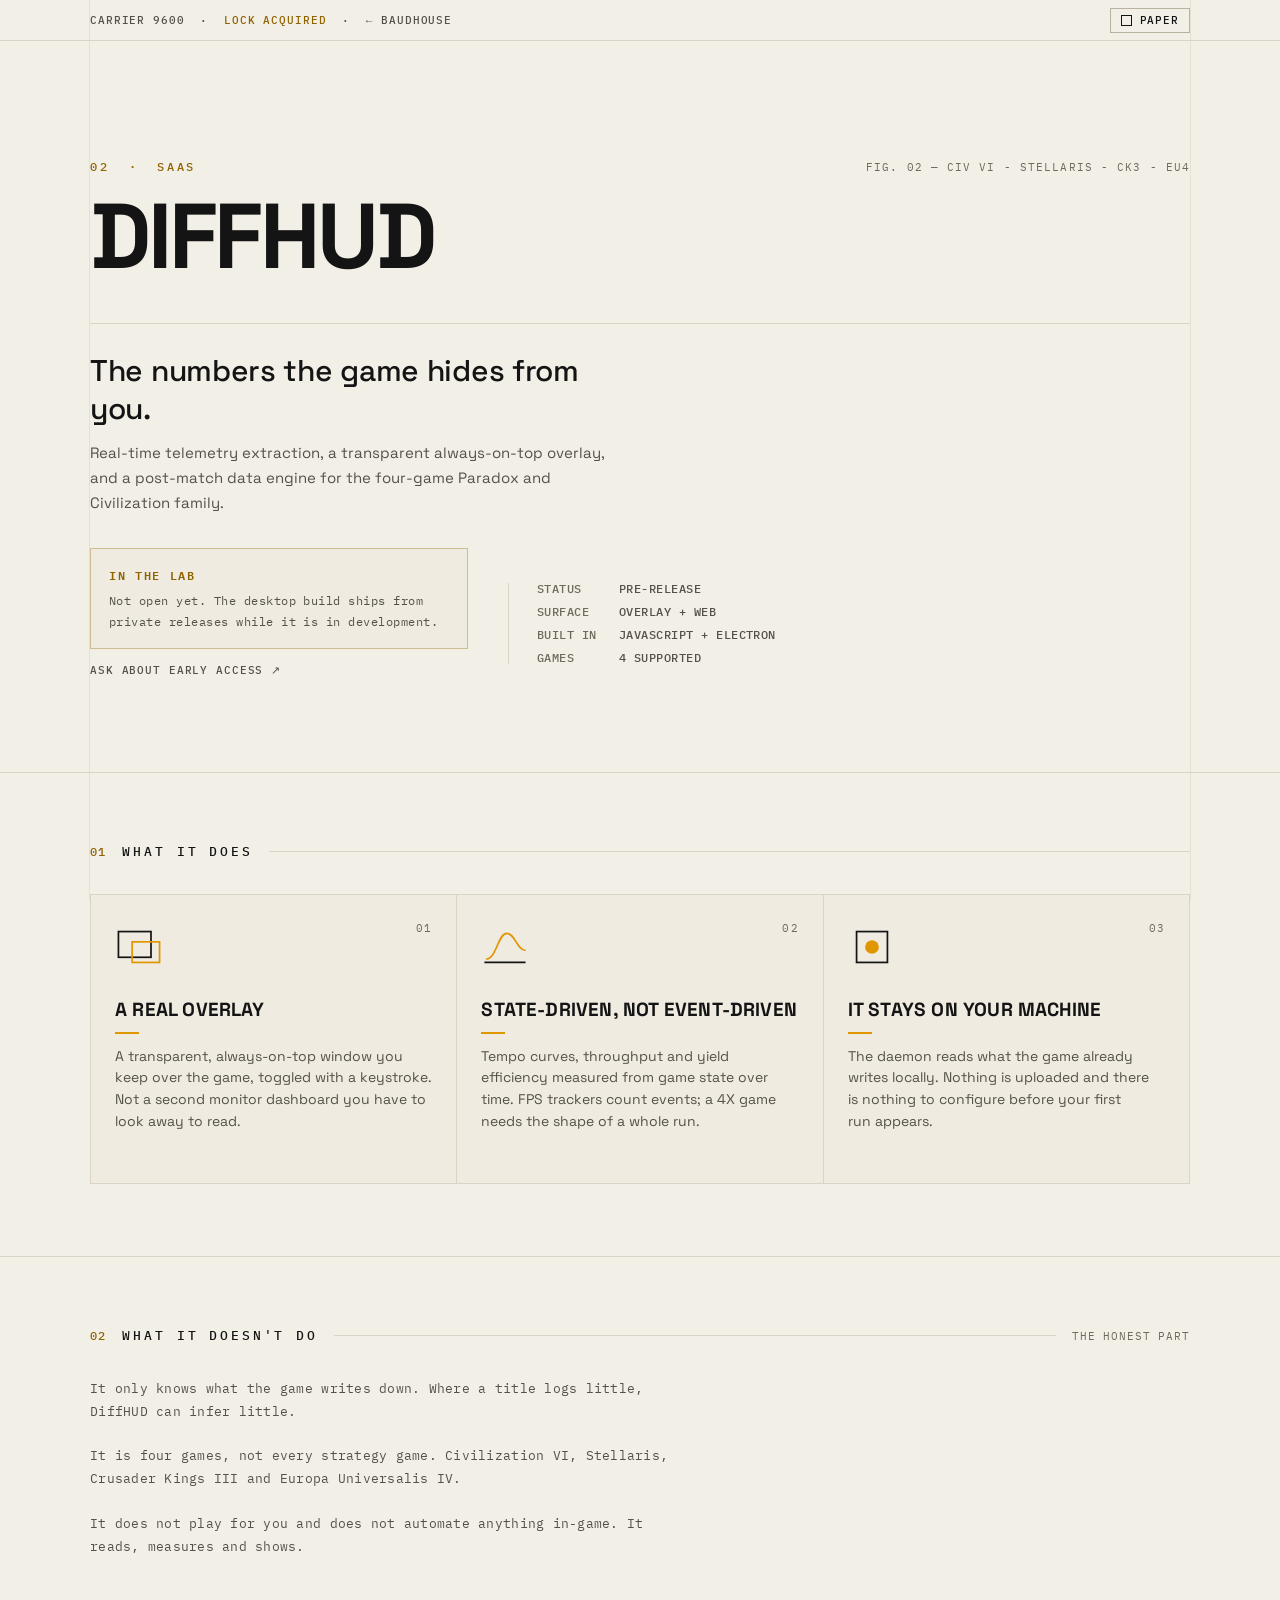
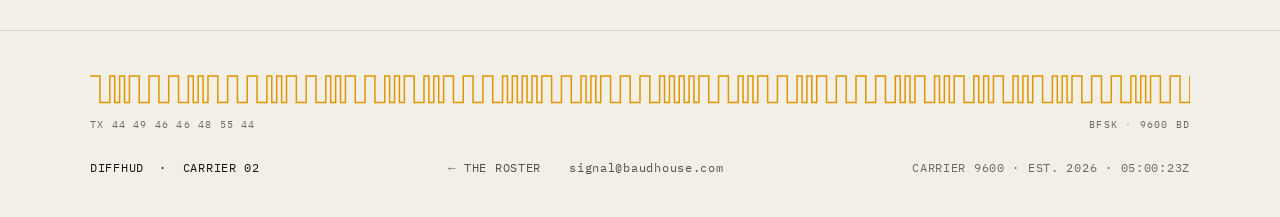
<file: diffhud/index.html>
<!DOCTYPE html>
<html lang="en">
<head>
<meta charset="utf-8">
<meta name="viewport" content="width=device-width, initial-scale=1">
<title>DIFFHUD - a telemetry HUD for grand strategy</title>
<meta name="description" content="Real-time telemetry extraction and a transparent always-on-top overlay for Civilization VI, Stellaris, Crusader Kings III and Europa Universalis IV.">
<link rel="canonical" href="https://baudhouse.com/diffhud/">
<meta property="og:title" content="DIFFHUD - a telemetry HUD for grand strategy">
<meta property="og:description" content="Real-time telemetry extraction and a transparent always-on-top overlay for Civilization VI, Stellaris, Crusader Kings III and Europa Universalis IV.">
<meta property="og:type" content="website">
<meta property="og:url" content="https://baudhouse.com/diffhud/">
<meta property="og:image" content="https://baudhouse.com/og.png">
<meta name="twitter:card" content="summary_large_image">
<meta name="theme-color" content="#0A0A0A" media="(prefers-color-scheme: dark)">
<meta name="theme-color" content="#F2EFE7" media="(prefers-color-scheme: light)">
<link rel="icon" href="data:image/svg+xml,%3Csvg xmlns='http://www.w3.org/2000/svg' viewBox='0 0 64 64'%3E%3Crect width='64' height='64' fill='%230A0A0A'/%3E%3Cpath d='M22 8 L42 46 L2 46 Z' fill='none' stroke='%23E8E8E8' stroke-width='3'/%3E%3Cpath d='M40 22 L60 60 L20 60 Z' fill='%23FFB000'/%3E%3C/svg%3E">
<script>try{var t=localStorage.getItem('bh-theme');if(!t)t=window.matchMedia('(prefers-color-scheme: dark)').matches?'dark':'light';document.documentElement.dataset.theme=t;}catch(e){document.documentElement.dataset.theme='dark';}</script>
<link rel="preload" href="../fonts/space-grotesk-700-latin.woff2" as="font" type="font/woff2" crossorigin>
<link rel="preload" href="../fonts/ibm-plex-mono-500-latin.woff2" as="font" type="font/woff2" crossorigin>
<link rel="stylesheet" href="../styles.css">
</head>
<body>

<div class="page">
<div class="warmth" aria-hidden="true"></div>
<div class="margins" aria-hidden="true"></div>

<header class="topbar">
  <div class="shell topbar-in">
    <p class="carrier-line">CARRIER 9600&nbsp;&nbsp;·&nbsp;&nbsp;<span id="lock-text">LOCK ACQUIRED</span><span class="est">&nbsp;&nbsp;·&nbsp;&nbsp;<a class="backlink" href="/">← BAUDHOUSE</a></span></p>
    <button id="theme-toggle" type="button" aria-label="Toggle color scheme"><span id="mode-swatch" aria-hidden="true"></span><span id="mode-label">DARK</span></button>
  </div>
</header>

<!-- HERO -->
<section class="hero" aria-label="DIFFHUD">
  <div class="shell hero-in">
    <div class="hero-top">
      <p class="kicker">02&nbsp;&nbsp;·&nbsp;&nbsp;SAAS</p>
      <p class="fig on est" aria-hidden="true">FIG. 02 — CIV VI - STELLARIS - CK3 - EU4</p>
    </div>
    <h1 style="font-size:clamp(40px,7.2vw,92px);margin-bottom:clamp(24px,4vw,44px)">DIFFHUD</h1>
    <div class="hero-foot">
      <div class="thesis">
        <p class="thesis-line">The numbers the game hides from you.</p>
        <p class="thesis-body">Real-time telemetry extraction, a transparent always-on-top overlay, and a post-match data engine for the four-game Paradox and Civilization family.</p>
      </div>
      <div class="hero-actions">
        <div class="dl-col">
          <div class="lab">
            <strong>IN THE LAB</strong>
            Not open yet. The desktop build ships from private releases while it is in development.
          </div>
          <div class="dl-row">
            <a href="mailto:signal@baudhouse.com?subject=DIFFHUD%20early%20access">ASK ABOUT EARLY ACCESS ↗</a>
          </div>
        </div>
        <dl class="meta">
          <dt>STATUS</dt><dd>PRE-RELEASE</dd>
          <dt>SURFACE</dt><dd>OVERLAY + WEB</dd>
          <dt>BUILT IN</dt><dd>JAVASCRIPT + ELECTRON</dd>
          <dt>GAMES</dt><dd>4 SUPPORTED</dd>
        </dl>
      </div>
    </div>
  </div>
</section>

<section class="band" aria-labelledby="b01-h">
  <div class="shell">
    <div class="band-head">
      <span class="band-no" aria-hidden="true">01</span>
      <h2 id="b01-h">WHAT IT DOES</h2>
      <span class="band-rule" aria-hidden="true"></span>
    </div>
    <div class="grid">
      <article class="card card-diff">
        <div class="card-top">
          <svg viewBox="0 0 56 56" width="48" height="48" aria-hidden="true">
            <rect x="4" y="10" width="38" height="30" fill="none" stroke="var(--ink)" stroke-width="2"></rect>
            <rect class="g-anim" x="20" y="22" width="32" height="24" fill="none" stroke="var(--amber)" stroke-width="2"></rect>
          </svg>
          <span class="card-no" aria-hidden="true">01</span>
        </div>
        <h3>A REAL OVERLAY</h3>
        <span class="ext" aria-hidden="true"></span>
        <p>A transparent, always-on-top window you keep over the game, toggled with a keystroke. Not a second monitor dashboard you have to look away to read.</p>
      </article>

      <article class="card card-six">
        <div class="card-top">
          <svg viewBox="0 0 56 56" width="48" height="48" aria-hidden="true">
            <path d="M4 46 H52" fill="none" stroke="var(--ink)" stroke-width="2"></path>
            <path class="g-anim" d="M6 42 C18 42 20 12 30 12 C40 12 42 32 52 32" fill="none" stroke="var(--amber)" stroke-width="2"></path>
          </svg>
          <span class="card-no" aria-hidden="true">02</span>
        </div>
        <h3>STATE-DRIVEN, NOT EVENT-DRIVEN</h3>
        <span class="ext" aria-hidden="true"></span>
        <p>Tempo curves, throughput and yield efficiency measured from game state over time. FPS trackers count events; a 4X game needs the shape of a whole run.</p>
      </article>

      <article class="card card-slip">
        <div class="card-top">
          <svg viewBox="0 0 56 56" width="48" height="48" aria-hidden="true">
            <rect x="10" y="10" width="36" height="36" fill="none" stroke="var(--ink)" stroke-width="2"></rect>
            <circle class="g-anim g-origin" cx="28" cy="28" r="8" fill="var(--amber)"></circle>
          </svg>
          <span class="card-no" aria-hidden="true">03</span>
        </div>
        <h3>IT STAYS ON YOUR MACHINE</h3>
        <span class="ext" aria-hidden="true"></span>
        <p>The daemon reads what the game already writes locally. Nothing is uploaded and there is nothing to configure before your first run appears.</p>
      </article>
    </div>
  </div>
</section>

<section class="band" aria-labelledby="b02-h">
  <div class="shell">
    <div class="band-head">
      <span class="band-no" aria-hidden="true">02</span>
      <h2 id="b02-h">WHAT IT DOESN'T DO</h2>
      <span class="band-rule" aria-hidden="true"></span>
      <span class="band-count">THE HONEST PART</span>
    </div>
    <div class="doesnt">
      <p>It only knows what the game writes down. Where a title logs little, DiffHUD can infer little.</p>
      <p>It is four games, not every strategy game. Civilization VI, Stellaris, Crusader Kings III and Europa Universalis IV.</p>
      <p>It does not play for you and does not automate anything in-game. It reads, measures and shows.</p>
    </div>
  </div>
</section>

<footer>
  <div class="shell wave-wrap">
    <svg id="wave" viewBox="0 0 1080 36" preserveAspectRatio="xMidYMid meet" aria-hidden="true">
      <path d="M0 18 H1080" fill="none" stroke="var(--amber)" stroke-width="1.5" vector-effect="non-scaling-stroke"></path>
    </svg>
    <div class="wave-caption">
      <span>TX 44 49 46 46 48 55 44</span>
      <span>BFSK&nbsp;·&nbsp;9600 BD</span>
    </div>
  </div>
  <div class="shell foot-in">
    <span class="foot-brand">DIFFHUD&nbsp;&nbsp;·&nbsp;&nbsp;CARRIER 02</span>
    <span class="foot-links">
      <a href="/">← THE ROSTER</a>
      <a href="mailto:signal@baudhouse.com">signal@baudhouse.com</a>
    </span>
    <span class="foot-meta">CARRIER 9600&nbsp;·&nbsp;EST. 2026&nbsp;·&nbsp;<span id="utc"></span></span>
  </div>
</footer>

</div>
<script>window.BH_WORD='DIFFHUD';</script>
<script src="../child.js"></script>
</body>
</html>
</file>
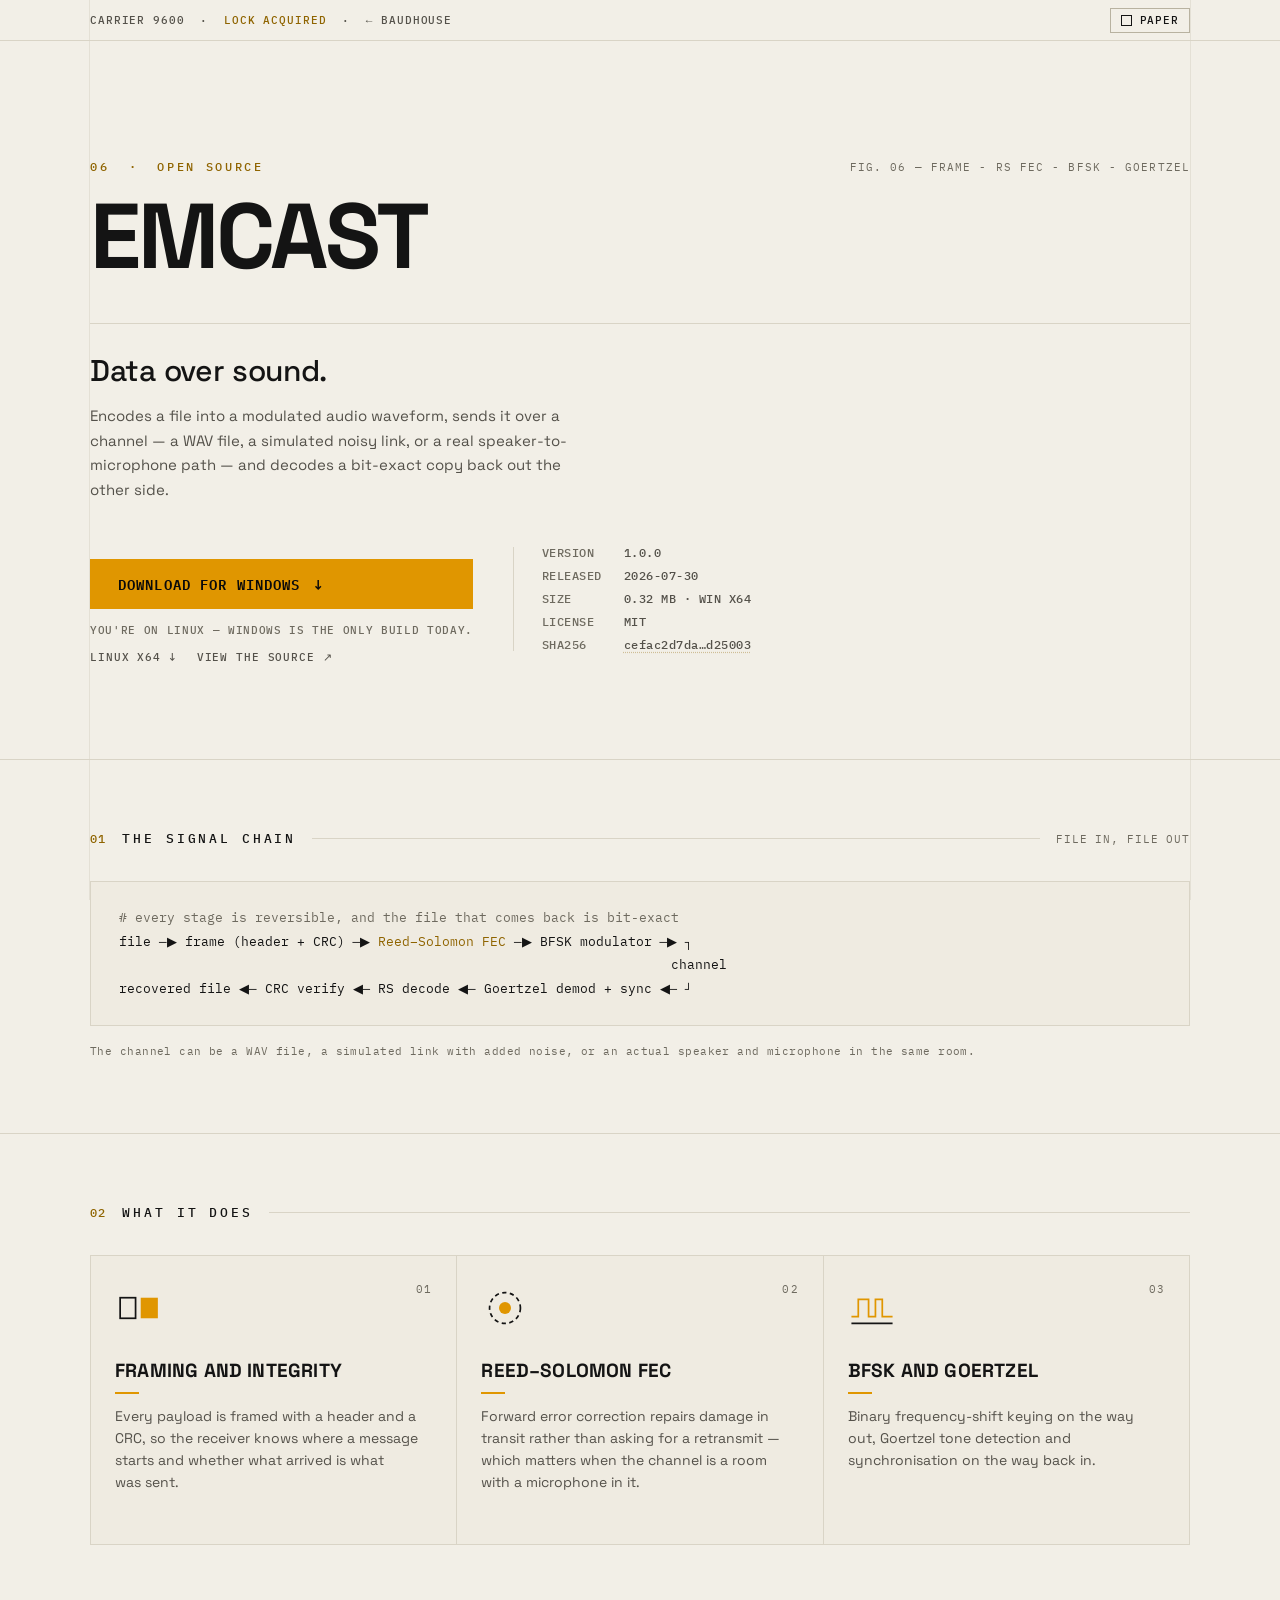
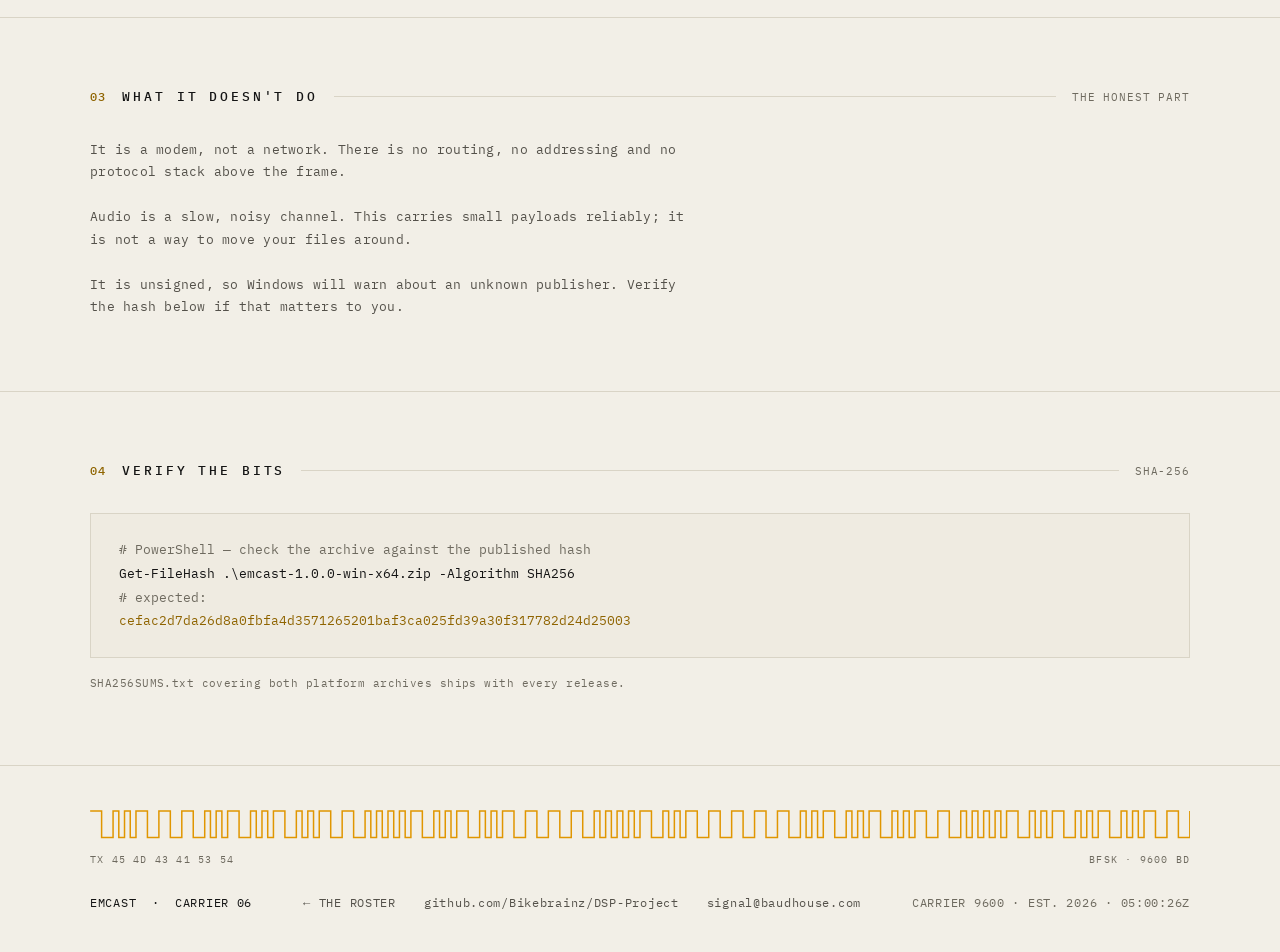
<file: emcast/index.html>
<!DOCTYPE html>
<html lang="en">
<head>
<meta charset="utf-8">
<meta name="viewport" content="width=device-width, initial-scale=1">
<title>EMCAST - data over sound</title>
<meta name="description" content="A complete software modem in C++: framing, CRC, Reed-Solomon FEC, BFSK modulation and synchronisation. File in, waveform out, bit-exact file back.">
<link rel="canonical" href="https://baudhouse.com/emcast/">
<meta property="og:title" content="EMCAST - data over sound">
<meta property="og:description" content="A complete software modem in C++: framing, CRC, Reed-Solomon FEC, BFSK modulation and synchronisation. File in, waveform out, bit-exact file back.">
<meta property="og:type" content="website">
<meta property="og:url" content="https://baudhouse.com/emcast/">
<meta property="og:image" content="https://baudhouse.com/og.png">
<meta name="twitter:card" content="summary_large_image">
<meta name="theme-color" content="#0A0A0A" media="(prefers-color-scheme: dark)">
<meta name="theme-color" content="#F2EFE7" media="(prefers-color-scheme: light)">
<link rel="icon" href="data:image/svg+xml,%3Csvg xmlns='http://www.w3.org/2000/svg' viewBox='0 0 64 64'%3E%3Crect width='64' height='64' fill='%230A0A0A'/%3E%3Cpath d='M4 42 H14 V20 H28 V42 H38 V20 H50 V42 H60' fill='none' stroke='%23FFB000' stroke-width='4'/%3E%3C/svg%3E">
<script>try{var t=localStorage.getItem('bh-theme');if(!t)t=window.matchMedia('(prefers-color-scheme: dark)').matches?'dark':'light';document.documentElement.dataset.theme=t;}catch(e){document.documentElement.dataset.theme='dark';}</script>
<link rel="preload" href="../fonts/space-grotesk-700-latin.woff2" as="font" type="font/woff2" crossorigin>
<link rel="preload" href="../fonts/ibm-plex-mono-500-latin.woff2" as="font" type="font/woff2" crossorigin>
<link rel="stylesheet" href="../styles.css">
</head>
<body>

<div class="page">
<div class="warmth" aria-hidden="true"></div>
<div class="margins" aria-hidden="true"></div>

<header class="topbar">
  <div class="shell topbar-in">
    <p class="carrier-line">CARRIER 9600&nbsp;&nbsp;·&nbsp;&nbsp;<span id="lock-text">LOCK ACQUIRED</span><span class="est">&nbsp;&nbsp;·&nbsp;&nbsp;<a class="backlink" href="/">← BAUDHOUSE</a></span></p>
    <button id="theme-toggle" type="button" aria-label="Toggle color scheme"><span id="mode-swatch" aria-hidden="true"></span><span id="mode-label">DARK</span></button>
  </div>
</header>

<!-- HERO -->
<section class="hero" aria-label="EMCAST">
  <div class="shell hero-in">
    <div class="hero-top">
      <p class="kicker">06&nbsp;&nbsp;·&nbsp;&nbsp;OPEN SOURCE</p>
      <p class="fig on est" aria-hidden="true">FIG. 06 — FRAME - RS FEC - BFSK - GOERTZEL</p>
    </div>
    <h1 style="font-size:clamp(40px,7.2vw,92px);margin-bottom:clamp(24px,4vw,44px)">EMCAST</h1>
    <div class="hero-foot">
      <div class="thesis">
        <p class="thesis-line">Data over sound.</p>
        <p class="thesis-body">Encodes a file into a modulated audio waveform, sends it over a channel — a WAV file, a simulated noisy link, or a real speaker-to-microphone path — and decodes a bit-exact copy back out the other side.</p>
      </div>
      <div class="hero-actions">
        <div class="dl-col">
          <a class="btn-dl" href="https://github.com/Bikebrainz/DSP-Project/releases/latest/download/emcast-1.0.0-win-x64.zip">DOWNLOAD FOR WINDOWS<span aria-hidden="true">↓</span></a>
          <p class="os-note" id="os-note"></p>
          <div class="dl-row">
            <a href="https://github.com/Bikebrainz/DSP-Project/releases/latest/download/emcast-1.0.0-linux-x64.tar.gz">LINUX X64 ↓</a>
            <a href="https://github.com/Bikebrainz/DSP-Project">VIEW THE SOURCE ↗</a>
          </div>
        </div>
        <dl class="meta">
          <dt>VERSION</dt><dd>1.0.0</dd>
          <dt>RELEASED</dt><dd>2026-07-30</dd>
          <dt>SIZE</dt><dd>0.32 MB · WIN X64</dd>
          <dt>LICENSE</dt><dd>MIT</dd>
          <dt>SHA256</dt><dd><button type="button" class="sha-btn" id="sha-copy" title="Click to copy the full hash" data-sha="cefac2d7da26d8a0fbfa4d3571265201baf3ca025fd39a30f317782d24d25003"></button></dd>
        </dl>
      </div>
    </div>
  </div>
</section>

<section class="band" aria-labelledby="b01-h">
  <div class="shell">
    <div class="band-head">
      <span class="band-no" aria-hidden="true">01</span>
      <h2 id="b01-h">THE SIGNAL CHAIN</h2>
      <span class="band-rule" aria-hidden="true"></span>
      <span class="band-count">FILE IN, FILE OUT</span>
    </div>
<pre class="verify"><span class="c"># every stage is reversible, and the file that comes back is bit-exact</span>
file ─▶ frame (header + CRC) ─▶ <span class="h">Reed–Solomon FEC</span> ─▶ BFSK modulator ─▶ ┐
                                                                     channel
recovered file ◀─ CRC verify ◀─ RS decode ◀─ Goertzel demod + sync ◀─ ┘</pre>
    <p class="note">The channel can be a WAV file, a simulated link with added noise, or an actual speaker and microphone in the same room.</p>
  </div>
</section>

<section class="band" aria-labelledby="b02-h">
  <div class="shell">
    <div class="band-head">
      <span class="band-no" aria-hidden="true">02</span>
      <h2 id="b02-h">WHAT IT DOES</h2>
      <span class="band-rule" aria-hidden="true"></span>
    </div>
    <div class="grid">
      <article class="card card-em">
        <div class="card-top">
          <svg viewBox="0 0 56 56" width="48" height="48" aria-hidden="true">
            <rect x="6" y="16" width="18" height="24" fill="none" stroke="var(--ink)" stroke-width="2"></rect>
            <rect class="g-anim" x="30" y="16" width="20" height="24" fill="var(--amber)"></rect>
          </svg>
          <span class="card-no" aria-hidden="true">01</span>
        </div>
        <h3>FRAMING AND INTEGRITY</h3>
        <span class="ext" aria-hidden="true"></span>
        <p>Every payload is framed with a header and a CRC, so the receiver knows where a message starts and whether what arrived is what was sent.</p>
      </article>

      <article class="card card-null">
        <div class="card-top">
          <svg viewBox="0 0 56 56" width="48" height="48" aria-hidden="true">
            <circle cx="28" cy="28" r="18" fill="none" stroke="var(--ink)" stroke-width="2" stroke-dasharray="5 4"></circle>
            <circle class="g-anim g-origin" cx="28" cy="28" r="7" fill="var(--amber)"></circle>
          </svg>
          <span class="card-no" aria-hidden="true">02</span>
        </div>
        <h3>REED–SOLOMON FEC</h3>
        <span class="ext" aria-hidden="true"></span>
        <p>Forward error correction repairs damage in transit rather than asking for a retransmit — which matters when the channel is a room with a microphone in it.</p>
      </article>

      <article class="card card-slip">
        <div class="card-top">
          <svg viewBox="0 0 56 56" width="48" height="48" aria-hidden="true">
            <path class="g-anim" d="M4 38 H12 V18 H24 V38 H32 V18 H40 V38 H52" fill="none" stroke="var(--amber)" stroke-width="2"></path>
            <line x1="4" y1="46" x2="52" y2="46" stroke="var(--ink)" stroke-width="2"></line>
          </svg>
          <span class="card-no" aria-hidden="true">03</span>
        </div>
        <h3>BFSK AND GOERTZEL</h3>
        <span class="ext" aria-hidden="true"></span>
        <p>Binary frequency-shift keying on the way out, Goertzel tone detection and synchronisation on the way back in.</p>
      </article>
    </div>
  </div>
</section>

<section class="band" aria-labelledby="b03-h">
  <div class="shell">
    <div class="band-head">
      <span class="band-no" aria-hidden="true">03</span>
      <h2 id="b03-h">WHAT IT DOESN'T DO</h2>
      <span class="band-rule" aria-hidden="true"></span>
      <span class="band-count">THE HONEST PART</span>
    </div>
    <div class="doesnt">
      <p>It is a modem, not a network. There is no routing, no addressing and no protocol stack above the frame.</p>
      <p>Audio is a slow, noisy channel. This carries small payloads reliably; it is not a way to move your files around.</p>
      <p>It is unsigned, so Windows will warn about an unknown publisher. Verify the hash below if that matters to you.</p>
    </div>
  </div>
</section>

<section class="band" aria-labelledby="b04-h">
  <div class="shell">
    <div class="band-head">
      <span class="band-no" aria-hidden="true">04</span>
      <h2 id="b04-h">VERIFY THE BITS</h2>
      <span class="band-rule" aria-hidden="true"></span>
      <span class="band-count">SHA-256</span>
    </div>
<pre class="verify"><span class="c"># PowerShell — check the archive against the published hash</span>
Get-FileHash .\emcast-1.0.0-win-x64.zip -Algorithm SHA256
<span class="c"># expected:</span>
<span class="h">cefac2d7da26d8a0fbfa4d3571265201baf3ca025fd39a30f317782d24d25003</span></pre>
    <p class="note">SHA256SUMS.txt covering both platform archives ships with every release.</p>
  </div>
</section>

<footer>
  <div class="shell wave-wrap">
    <svg id="wave" viewBox="0 0 1080 36" preserveAspectRatio="xMidYMid meet" aria-hidden="true">
      <path d="M0 18 H1080" fill="none" stroke="var(--amber)" stroke-width="1.5" vector-effect="non-scaling-stroke"></path>
    </svg>
    <div class="wave-caption">
      <span>TX 45 4D 43 41 53 54</span>
      <span>BFSK&nbsp;·&nbsp;9600 BD</span>
    </div>
  </div>
  <div class="shell foot-in">
    <span class="foot-brand">EMCAST&nbsp;&nbsp;·&nbsp;&nbsp;CARRIER 06</span>
    <span class="foot-links">
      <a href="/">← THE ROSTER</a>
      <a href="https://github.com/Bikebrainz/DSP-Project">github.com/Bikebrainz/DSP-Project</a>
      <a href="mailto:signal@baudhouse.com">signal@baudhouse.com</a>
    </span>
    <span class="foot-meta">CARRIER 9600&nbsp;·&nbsp;EST. 2026&nbsp;·&nbsp;<span id="utc"></span></span>
  </div>
</footer>

</div>
<script>window.BH_WORD='EMCAST';</script>
<script src="../child.js"></script>
</body>
</html>
</file>
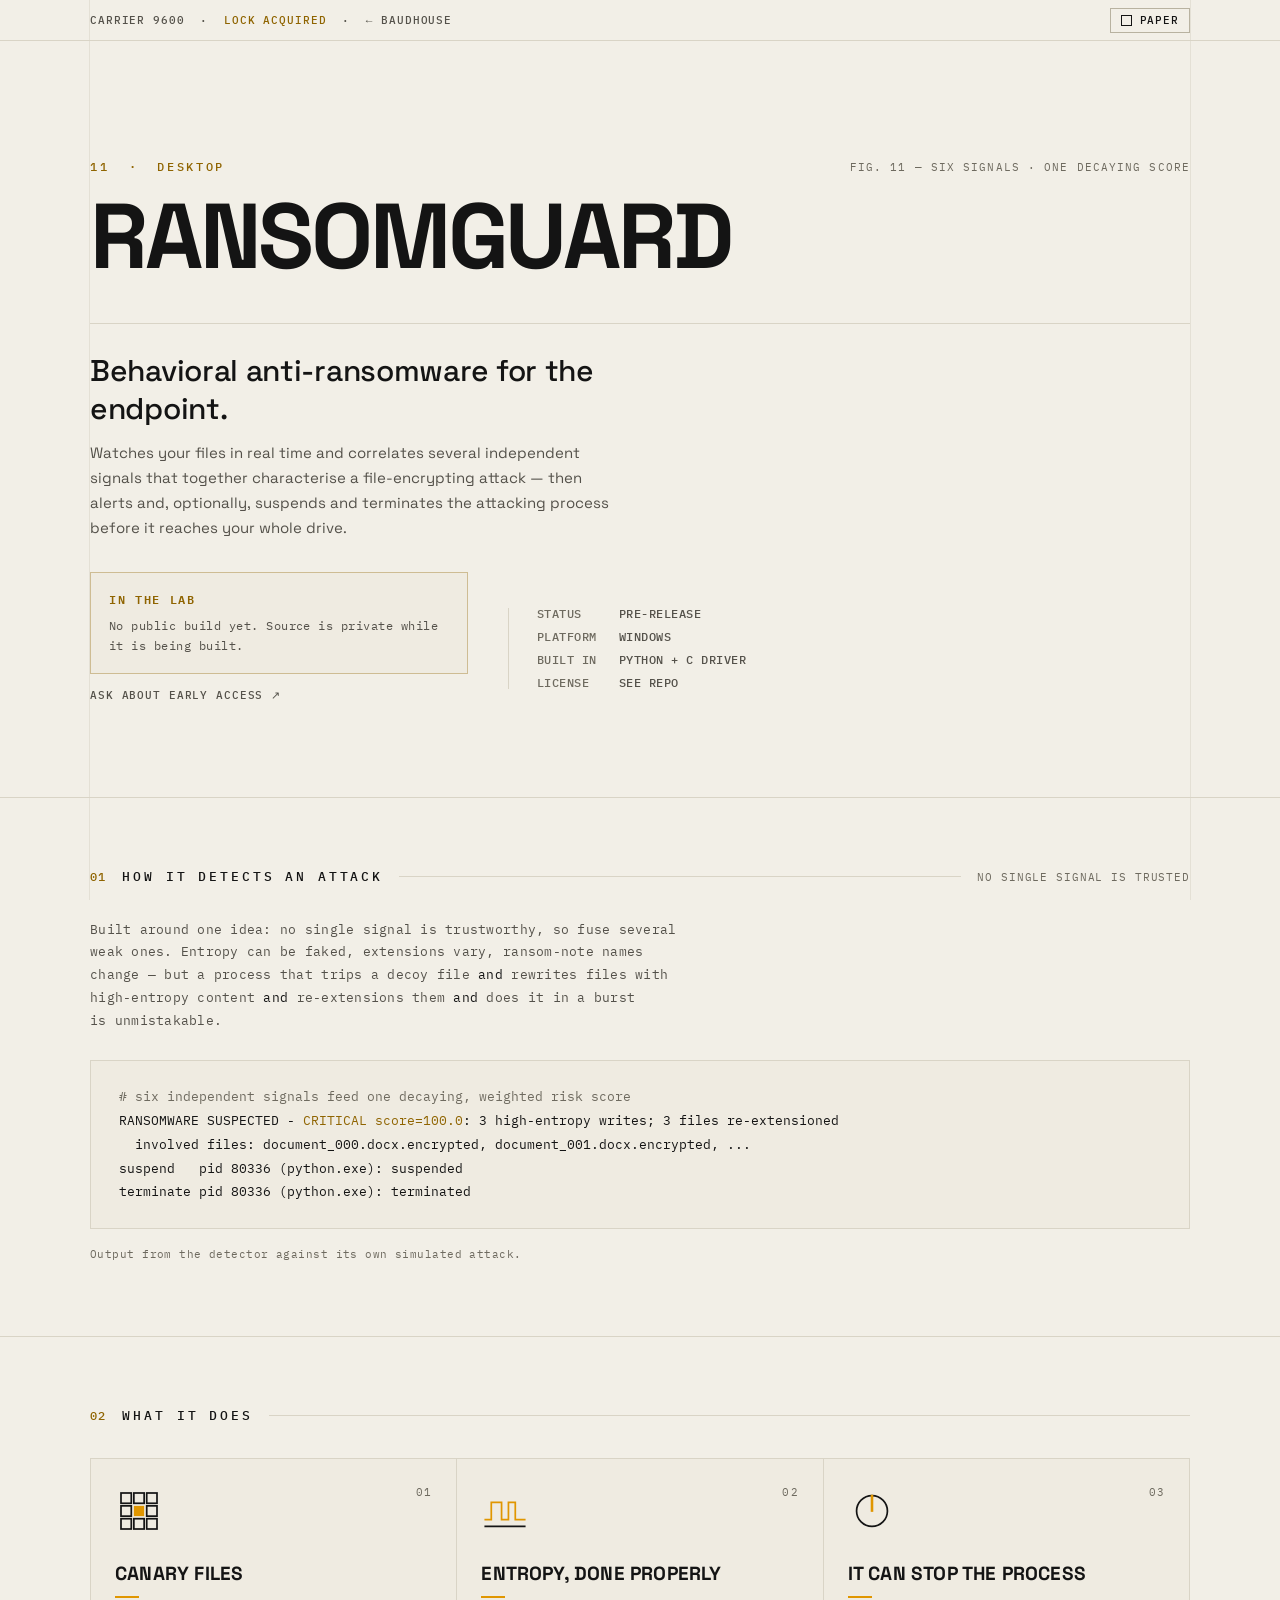
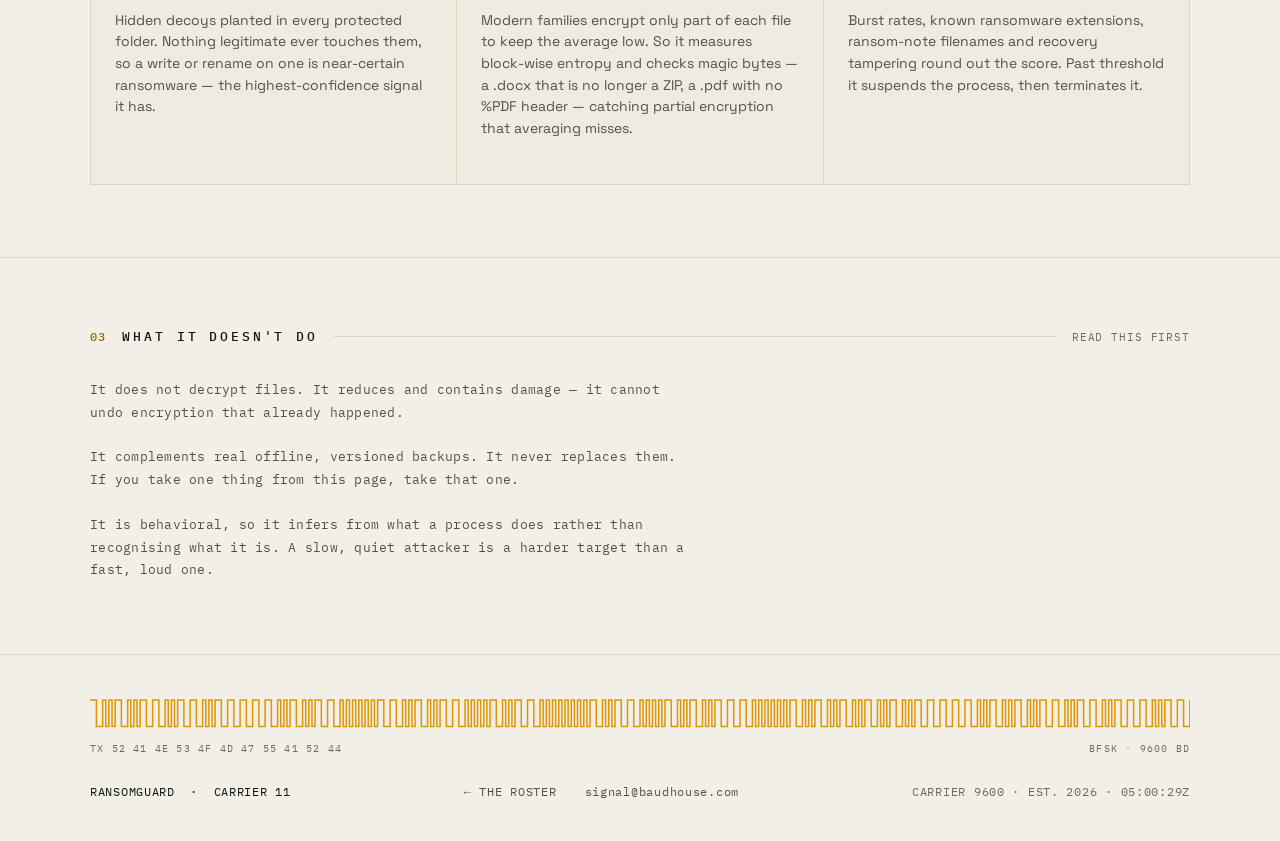
<file: ransomguard/index.html>
<!DOCTYPE html>
<html lang="en">
<head>
<meta charset="utf-8">
<meta name="viewport" content="width=device-width, initial-scale=1">
<title>RANSOMGUARD - behavioral anti-ransomware for the endpoint</title>
<meta name="description" content="Fuses canary files, entropy, burst rates, extensions, ransom notes and recovery tampering into one live risk score, then suspends and terminates the attacker.">
<link rel="canonical" href="https://baudhouse.com/ransomguard/">
<meta property="og:title" content="RANSOMGUARD - behavioral anti-ransomware for the endpoint">
<meta property="og:description" content="Fuses canary files, entropy, burst rates, extensions, ransom notes and recovery tampering into one live risk score, then suspends and terminates the attacker.">
<meta property="og:type" content="website">
<meta property="og:url" content="https://baudhouse.com/ransomguard/">
<meta property="og:image" content="https://baudhouse.com/og.png">
<meta name="twitter:card" content="summary_large_image">
<meta name="theme-color" content="#0A0A0A" media="(prefers-color-scheme: dark)">
<meta name="theme-color" content="#F2EFE7" media="(prefers-color-scheme: light)">
<link rel="icon" href="data:image/svg+xml,%3Csvg xmlns='http://www.w3.org/2000/svg' viewBox='0 0 64 64'%3E%3Crect width='64' height='64' fill='%230A0A0A'/%3E%3Crect x='26' y='26' width='12' height='12' fill='%23FFB000'/%3E%3Crect x='8' y='8' width='12' height='12' fill='none' stroke='%23E8E8E8' stroke-width='3'/%3E%3Crect x='44' y='44' width='12' height='12' fill='none' stroke='%23E8E8E8' stroke-width='3'/%3E%3C/svg%3E">
<script>try{var t=localStorage.getItem('bh-theme');if(!t)t=window.matchMedia('(prefers-color-scheme: dark)').matches?'dark':'light';document.documentElement.dataset.theme=t;}catch(e){document.documentElement.dataset.theme='dark';}</script>
<link rel="preload" href="../fonts/space-grotesk-700-latin.woff2" as="font" type="font/woff2" crossorigin>
<link rel="preload" href="../fonts/ibm-plex-mono-500-latin.woff2" as="font" type="font/woff2" crossorigin>
<link rel="stylesheet" href="../styles.css">
</head>
<body>

<div class="page">
<div class="warmth" aria-hidden="true"></div>
<div class="margins" aria-hidden="true"></div>

<header class="topbar">
  <div class="shell topbar-in">
    <p class="carrier-line">CARRIER 9600&nbsp;&nbsp;·&nbsp;&nbsp;<span id="lock-text">LOCK ACQUIRED</span><span class="est">&nbsp;&nbsp;·&nbsp;&nbsp;<a class="backlink" href="/">← BAUDHOUSE</a></span></p>
    <button id="theme-toggle" type="button" aria-label="Toggle color scheme"><span id="mode-swatch" aria-hidden="true"></span><span id="mode-label">DARK</span></button>
  </div>
</header>

<!-- HERO -->
<section class="hero" aria-label="RANSOMGUARD">
  <div class="shell hero-in">
    <div class="hero-top">
      <p class="kicker">11&nbsp;&nbsp;·&nbsp;&nbsp;DESKTOP</p>
      <p class="fig on est" aria-hidden="true">FIG. 11 — SIX SIGNALS · ONE DECAYING SCORE</p>
    </div>
    <h1 style="font-size:clamp(40px,7.2vw,92px);margin-bottom:clamp(24px,4vw,44px)">RANSOMGUARD</h1>
    <div class="hero-foot">
      <div class="thesis">
        <p class="thesis-line">Behavioral anti-ransomware for the endpoint.</p>
        <p class="thesis-body">Watches your files in real time and correlates several independent signals that together characterise a file-encrypting attack — then alerts and, optionally, suspends and terminates the attacking process before it reaches your whole drive.</p>
      </div>
      <div class="hero-actions">
        <div class="dl-col">
          <div class="lab">
            <strong>IN THE LAB</strong>
            No public build yet. Source is private while it is being built.
          </div>
          <div class="dl-row">
            <a href="mailto:signal@baudhouse.com?subject=RANSOMGUARD%20early%20access">ASK ABOUT EARLY ACCESS ↗</a>
          </div>
        </div>
        <dl class="meta">
          <dt>STATUS</dt><dd>PRE-RELEASE</dd>
          <dt>PLATFORM</dt><dd>WINDOWS</dd>
          <dt>BUILT IN</dt><dd>PYTHON + C DRIVER</dd>
          <dt>LICENSE</dt><dd>SEE REPO</dd>
        </dl>
      </div>
    </div>
  </div>
</section>

<!-- 01 -->
<section class="band" aria-labelledby="ctx-h">
  <div class="shell">
    <div class="band-head">
      <span class="band-no" aria-hidden="true">01</span>
      <h2 id="ctx-h">HOW IT DETECTS AN ATTACK</h2>
      <span class="band-rule" aria-hidden="true"></span>
      <span class="band-count">NO SINGLE SIGNAL IS TRUSTED</span>
    </div>
    <div class="doesnt" style="max-width:76ch;margin-bottom:28px">
      <p>Built around one idea: no single signal is trustworthy, so fuse several weak ones. Entropy can be faked, extensions vary, ransom-note names change — but a process that trips a decoy file <strong>and</strong> rewrites files with high-entropy content <strong>and</strong> re-extensions them <strong>and</strong> does it in a burst is unmistakable.</p>
    </div>
<pre class="verify"><span class="c"># six independent signals feed one decaying, weighted risk score</span>
RANSOMWARE SUSPECTED - <span class="h">CRITICAL score=100.0</span>: 3 high-entropy writes; 3 files re-extensioned
  involved files: document_000.docx.encrypted, document_001.docx.encrypted, ...
suspend   pid 80336 (python.exe): suspended
terminate pid 80336 (python.exe): terminated</pre>
    <p class="note">Output from the detector against its own simulated attack.</p>
  </div>
</section>

<!-- 02 -->
<section class="band" aria-labelledby="does-h">
  <div class="shell">
    <div class="band-head">
      <span class="band-no" aria-hidden="true">02</span>
      <h2 id="does-h">WHAT IT DOES</h2>
      <span class="band-rule" aria-hidden="true"></span>
    </div>
    <div class="grid">
      <article class="card card-ran">
        <div class="card-top">
          <svg viewBox="0 0 56 56" width="48" height="48" aria-hidden="true">
            <rect x="7" y="7" width="12" height="12" fill="none" stroke="var(--ink)" stroke-width="2"></rect>
            <rect x="22" y="7" width="12" height="12" fill="none" stroke="var(--ink)" stroke-width="2"></rect>
            <rect x="37" y="7" width="12" height="12" fill="none" stroke="var(--ink)" stroke-width="2"></rect>
            <rect x="7" y="22" width="12" height="12" fill="none" stroke="var(--ink)" stroke-width="2"></rect>
            <rect class="g-anim" x="22" y="22" width="12" height="12" fill="var(--amber)" style="transform-origin:28px 28px"></rect>
            <rect x="37" y="22" width="12" height="12" fill="none" stroke="var(--ink)" stroke-width="2"></rect>
            <rect x="7" y="37" width="12" height="12" fill="none" stroke="var(--ink)" stroke-width="2"></rect>
            <rect x="22" y="37" width="12" height="12" fill="none" stroke="var(--ink)" stroke-width="2"></rect>
            <rect x="37" y="37" width="12" height="12" fill="none" stroke="var(--ink)" stroke-width="2"></rect>
          </svg>
          <span class="card-no" aria-hidden="true">01</span>
        </div>
        <h3>CANARY FILES</h3>
        <span class="ext" aria-hidden="true"></span>
        <p>Hidden decoys planted in every protected folder. Nothing legitimate ever touches them, so a write or rename on one is near-certain ransomware — the highest-confidence signal it has.</p>
      </article>

      <article class="card card-em">
        <div class="card-top">
          <svg viewBox="0 0 56 56" width="48" height="48" aria-hidden="true">
            <path class="g-anim" d="M4 38 H12 V18 H24 V38 H32 V18 H40 V38 H52" fill="none" stroke="var(--amber)" stroke-width="2"></path>
            <line x1="4" y1="46" x2="52" y2="46" stroke="var(--ink)" stroke-width="2"></line>
          </svg>
          <span class="card-no" aria-hidden="true">02</span>
        </div>
        <h3>ENTROPY, DONE PROPERLY</h3>
        <span class="ext" aria-hidden="true"></span>
        <p>Modern families encrypt only part of each file to keep the average low. So it measures block-wise entropy and checks magic bytes — a .docx that is no longer a ZIP, a .pdf with no %PDF header — catching partial encryption that averaging misses.</p>
      </article>

      <article class="card card-bul">
        <div class="card-top">
          <svg viewBox="0 0 56 56" width="48" height="48" aria-hidden="true">
            <circle cx="28" cy="28" r="18" fill="none" stroke="var(--ink)" stroke-width="2"></circle>
            <line class="g-anim g-origin" x1="28" y1="9" x2="28" y2="29" stroke="var(--amber)" stroke-width="3"></line>
          </svg>
          <span class="card-no" aria-hidden="true">03</span>
        </div>
        <h3>IT CAN STOP THE PROCESS</h3>
        <span class="ext" aria-hidden="true"></span>
        <p>Burst rates, known ransomware extensions, ransom-note filenames and recovery tampering round out the score. Past threshold it suspends the process, then terminates it.</p>
      </article>
    </div>
  </div>
</section>

<!-- 03 -->
<section class="band" aria-labelledby="doesnt-h">
  <div class="shell">
    <div class="band-head">
      <span class="band-no" aria-hidden="true">03</span>
      <h2 id="doesnt-h">WHAT IT DOESN'T DO</h2>
      <span class="band-rule" aria-hidden="true"></span>
      <span class="band-count">READ THIS FIRST</span>
    </div>
    <div class="doesnt">
      <p>It does not decrypt files. It reduces and contains damage — it cannot undo encryption that already happened.</p>
      <p>It complements real offline, versioned backups. It never replaces them. If you take one thing from this page, take that one.</p>
      <p>It is behavioral, so it infers from what a process does rather than recognising what it is. A slow, quiet attacker is a harder target than a fast, loud one.</p>
    </div>
  </div>
</section>

<footer>
  <div class="shell wave-wrap">
    <svg id="wave" viewBox="0 0 1080 36" preserveAspectRatio="xMidYMid meet" aria-hidden="true">
      <path d="M0 18 H1080" fill="none" stroke="var(--amber)" stroke-width="1.5" vector-effect="non-scaling-stroke"></path>
    </svg>
    <div class="wave-caption">
      <span>TX 52 41 4E 53 4F 4D 47 55 41 52 44</span>
      <span>BFSK&nbsp;·&nbsp;9600 BD</span>
    </div>
  </div>
  <div class="shell foot-in">
    <span class="foot-brand">RANSOMGUARD&nbsp;&nbsp;·&nbsp;&nbsp;CARRIER 11</span>
    <span class="foot-links">
      <a href="/">← THE ROSTER</a>
      <a href="mailto:signal@baudhouse.com">signal@baudhouse.com</a>
    </span>
    <span class="foot-meta">CARRIER 9600&nbsp;·&nbsp;EST. 2026&nbsp;·&nbsp;<span id="utc"></span></span>
  </div>
</footer>

</div>
<script>window.BH_WORD='RANSOMGUARD';</script>
<script src="../child.js"></script>
</body>
</html>
</file>
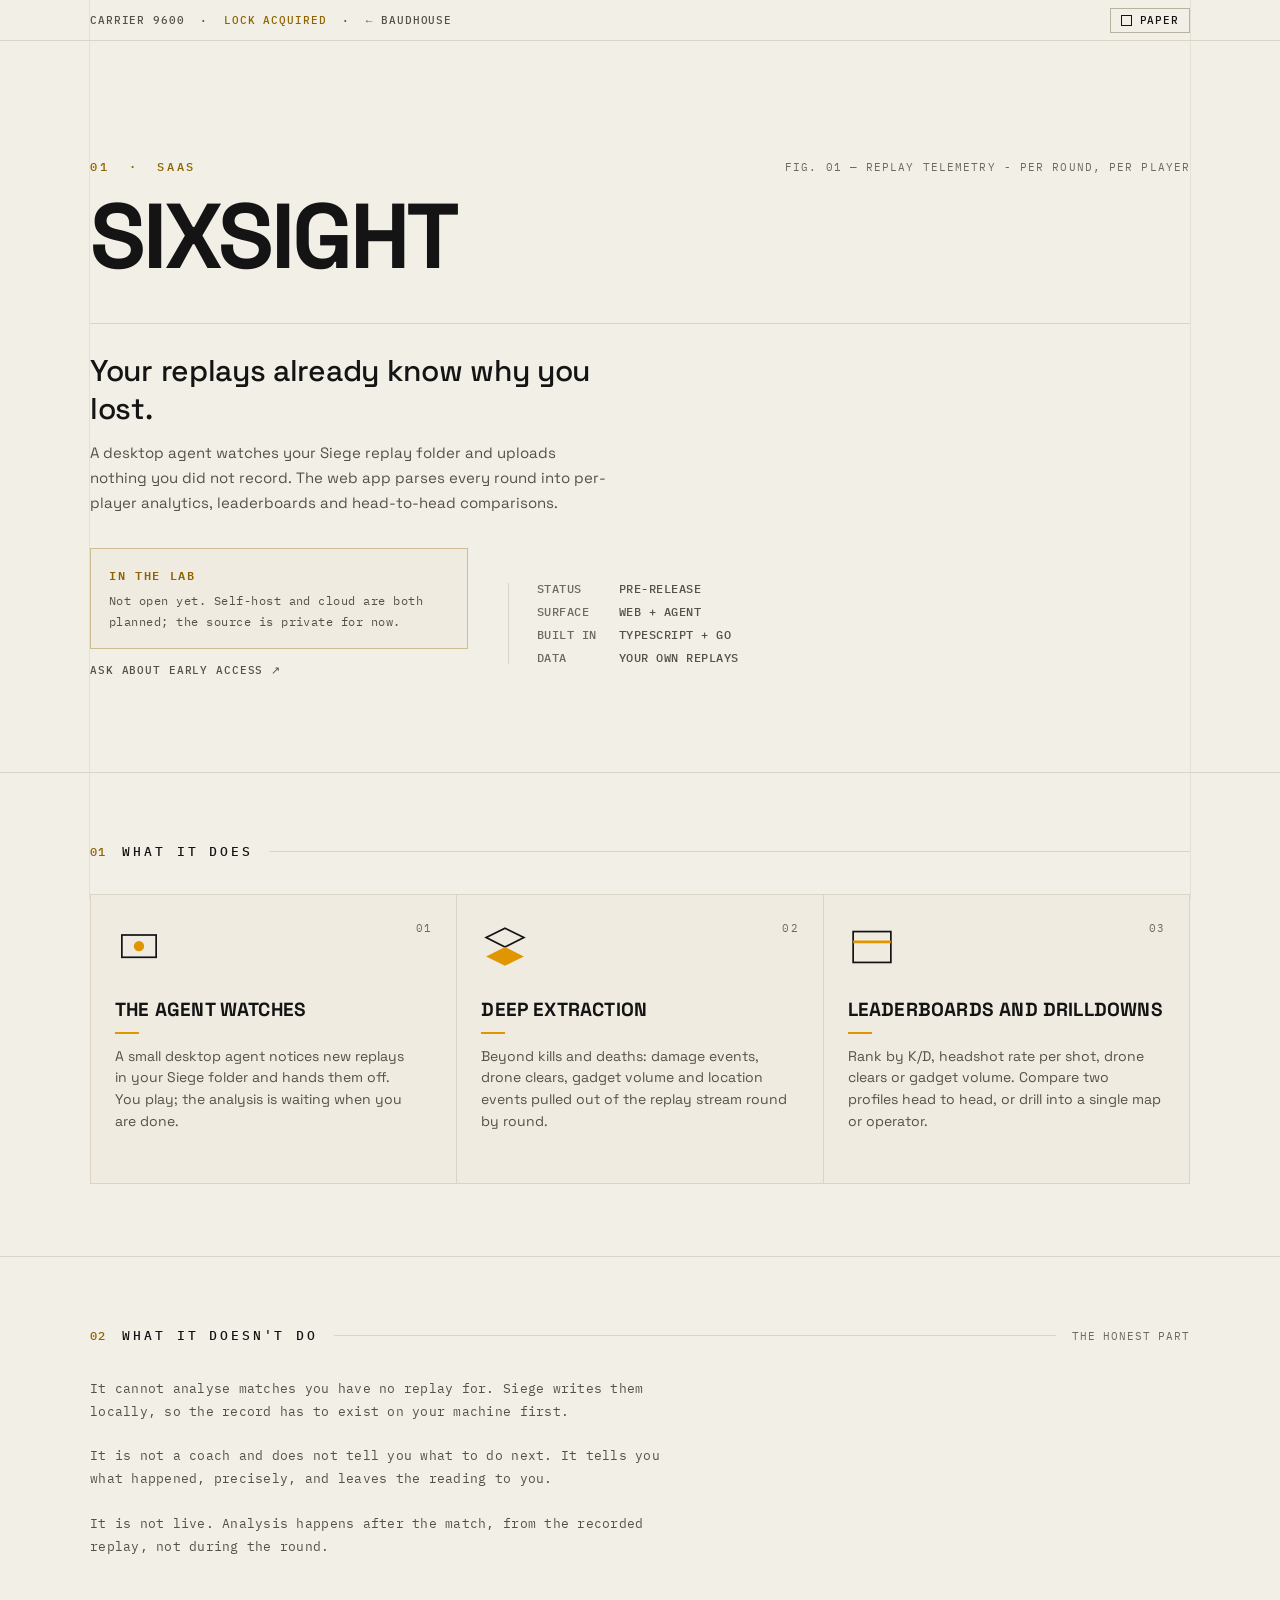
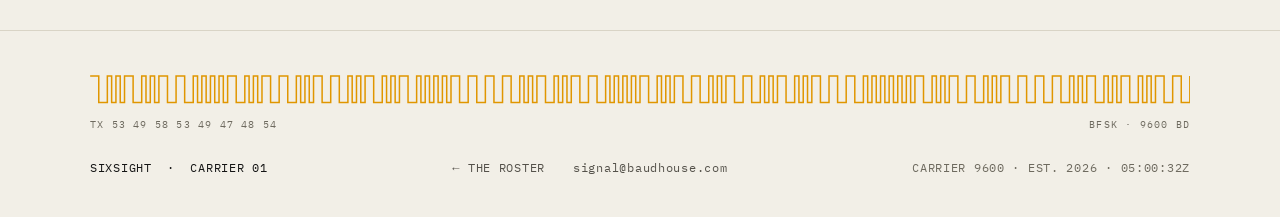
<file: sixsight/index.html>
<!DOCTYPE html>
<html lang="en">
<head>
<meta charset="utf-8">
<meta name="viewport" content="width=device-width, initial-scale=1">
<title>SIXSIGHT - round-by-round Rainbow Six Siege replay analytics</title>
<meta name="description" content="Replay telemetry in, verdicts out. A desktop agent watches your replay folder; the web app turns every round into per-player analytics.">
<link rel="canonical" href="https://baudhouse.com/sixsight/">
<meta property="og:title" content="SIXSIGHT - round-by-round Rainbow Six Siege replay analytics">
<meta property="og:description" content="Replay telemetry in, verdicts out. A desktop agent watches your replay folder; the web app turns every round into per-player analytics.">
<meta property="og:type" content="website">
<meta property="og:url" content="https://baudhouse.com/sixsight/">
<meta property="og:image" content="https://baudhouse.com/og.png">
<meta name="twitter:card" content="summary_large_image">
<meta name="theme-color" content="#0A0A0A" media="(prefers-color-scheme: dark)">
<meta name="theme-color" content="#F2EFE7" media="(prefers-color-scheme: light)">
<link rel="icon" href="data:image/svg+xml,%3Csvg xmlns='http://www.w3.org/2000/svg' viewBox='0 0 64 64'%3E%3Crect width='64' height='64' fill='%230A0A0A'/%3E%3Ccircle cx='32' cy='32' r='22' fill='none' stroke='%23E8E8E8' stroke-width='3'/%3E%3Ccircle cx='32' cy='32' r='5' fill='%23FFB000'/%3E%3C/svg%3E">
<script>try{var t=localStorage.getItem('bh-theme');if(!t)t=window.matchMedia('(prefers-color-scheme: dark)').matches?'dark':'light';document.documentElement.dataset.theme=t;}catch(e){document.documentElement.dataset.theme='dark';}</script>
<link rel="preload" href="../fonts/space-grotesk-700-latin.woff2" as="font" type="font/woff2" crossorigin>
<link rel="preload" href="../fonts/ibm-plex-mono-500-latin.woff2" as="font" type="font/woff2" crossorigin>
<link rel="stylesheet" href="../styles.css">
</head>
<body>

<div class="page">
<div class="warmth" aria-hidden="true"></div>
<div class="margins" aria-hidden="true"></div>

<header class="topbar">
  <div class="shell topbar-in">
    <p class="carrier-line">CARRIER 9600&nbsp;&nbsp;·&nbsp;&nbsp;<span id="lock-text">LOCK ACQUIRED</span><span class="est">&nbsp;&nbsp;·&nbsp;&nbsp;<a class="backlink" href="/">← BAUDHOUSE</a></span></p>
    <button id="theme-toggle" type="button" aria-label="Toggle color scheme"><span id="mode-swatch" aria-hidden="true"></span><span id="mode-label">DARK</span></button>
  </div>
</header>

<!-- HERO -->
<section class="hero" aria-label="SIXSIGHT">
  <div class="shell hero-in">
    <div class="hero-top">
      <p class="kicker">01&nbsp;&nbsp;·&nbsp;&nbsp;SAAS</p>
      <p class="fig on est" aria-hidden="true">FIG. 01 — REPLAY TELEMETRY - PER ROUND, PER PLAYER</p>
    </div>
    <h1 style="font-size:clamp(40px,7.2vw,92px);margin-bottom:clamp(24px,4vw,44px)">SIXSIGHT</h1>
    <div class="hero-foot">
      <div class="thesis">
        <p class="thesis-line">Your replays already know why you lost.</p>
        <p class="thesis-body">A desktop agent watches your Siege replay folder and uploads nothing you did not record. The web app parses every round into per-player analytics, leaderboards and head-to-head comparisons.</p>
      </div>
      <div class="hero-actions">
        <div class="dl-col">
          <div class="lab">
            <strong>IN THE LAB</strong>
            Not open yet. Self-host and cloud are both planned; the source is private for now.
          </div>
          <div class="dl-row">
            <a href="mailto:signal@baudhouse.com?subject=SIXSIGHT%20early%20access">ASK ABOUT EARLY ACCESS ↗</a>
          </div>
        </div>
        <dl class="meta">
          <dt>STATUS</dt><dd>PRE-RELEASE</dd>
          <dt>SURFACE</dt><dd>WEB + AGENT</dd>
          <dt>BUILT IN</dt><dd>TYPESCRIPT + GO</dd>
          <dt>DATA</dt><dd>YOUR OWN REPLAYS</dd>
        </dl>
      </div>
    </div>
  </div>
</section>

<section class="band" aria-labelledby="b01-h">
  <div class="shell">
    <div class="band-head">
      <span class="band-no" aria-hidden="true">01</span>
      <h2 id="b01-h">WHAT IT DOES</h2>
      <span class="band-rule" aria-hidden="true"></span>
    </div>
    <div class="grid">
      <article class="card card-six">
        <div class="card-top">
          <svg viewBox="0 0 56 56" width="48" height="48" aria-hidden="true">
            <rect x="8" y="14" width="40" height="26" fill="none" stroke="var(--ink)" stroke-width="2"></rect>
            <circle class="g-anim g-origin" cx="28" cy="27" r="6" fill="var(--amber)"></circle>
          </svg>
          <span class="card-no" aria-hidden="true">01</span>
        </div>
        <h3>THE AGENT WATCHES</h3>
        <span class="ext" aria-hidden="true"></span>
        <p>A small desktop agent notices new replays in your Siege folder and hands them off. You play; the analysis is waiting when you are done.</p>
      </article>

      <article class="card card-null">
        <div class="card-top">
          <svg viewBox="0 0 56 56" width="48" height="48" aria-hidden="true">
            <path d="M28 6 L50 17 L28 28 L6 17 Z" fill="none" stroke="var(--ink)" stroke-width="2"></path>
            <path class="g-anim" d="M28 28 L50 39 L28 50 L6 39 Z" fill="var(--amber)"></path>
          </svg>
          <span class="card-no" aria-hidden="true">02</span>
        </div>
        <h3>DEEP EXTRACTION</h3>
        <span class="ext" aria-hidden="true"></span>
        <p>Beyond kills and deaths: damage events, drone clears, gadget volume and location events pulled out of the replay stream round by round.</p>
      </article>

      <article class="card card-em">
        <div class="card-top">
          <svg viewBox="0 0 56 56" width="48" height="48" aria-hidden="true">
            <rect x="6" y="10" width="44" height="36" fill="none" stroke="var(--ink)" stroke-width="2"></rect>
            <line class="g-anim" x1="6" y1="22" x2="50" y2="22" stroke="var(--amber)" stroke-width="3"></line>
          </svg>
          <span class="card-no" aria-hidden="true">03</span>
        </div>
        <h3>LEADERBOARDS AND DRILLDOWNS</h3>
        <span class="ext" aria-hidden="true"></span>
        <p>Rank by K/D, headshot rate per shot, drone clears or gadget volume. Compare two profiles head to head, or drill into a single map or operator.</p>
      </article>
    </div>
  </div>
</section>

<section class="band" aria-labelledby="b02-h">
  <div class="shell">
    <div class="band-head">
      <span class="band-no" aria-hidden="true">02</span>
      <h2 id="b02-h">WHAT IT DOESN'T DO</h2>
      <span class="band-rule" aria-hidden="true"></span>
      <span class="band-count">THE HONEST PART</span>
    </div>
    <div class="doesnt">
      <p>It cannot analyse matches you have no replay for. Siege writes them locally, so the record has to exist on your machine first.</p>
      <p>It is not a coach and does not tell you what to do next. It tells you what happened, precisely, and leaves the reading to you.</p>
      <p>It is not live. Analysis happens after the match, from the recorded replay, not during the round.</p>
    </div>
  </div>
</section>

<footer>
  <div class="shell wave-wrap">
    <svg id="wave" viewBox="0 0 1080 36" preserveAspectRatio="xMidYMid meet" aria-hidden="true">
      <path d="M0 18 H1080" fill="none" stroke="var(--amber)" stroke-width="1.5" vector-effect="non-scaling-stroke"></path>
    </svg>
    <div class="wave-caption">
      <span>TX 53 49 58 53 49 47 48 54</span>
      <span>BFSK&nbsp;·&nbsp;9600 BD</span>
    </div>
  </div>
  <div class="shell foot-in">
    <span class="foot-brand">SIXSIGHT&nbsp;&nbsp;·&nbsp;&nbsp;CARRIER 01</span>
    <span class="foot-links">
      <a href="/">← THE ROSTER</a>
      <a href="mailto:signal@baudhouse.com">signal@baudhouse.com</a>
    </span>
    <span class="foot-meta">CARRIER 9600&nbsp;·&nbsp;EST. 2026&nbsp;·&nbsp;<span id="utc"></span></span>
  </div>
</footer>

</div>
<script>window.BH_WORD='SIXSIGHT';</script>
<script src="../child.js"></script>
</body>
</html>
</file>
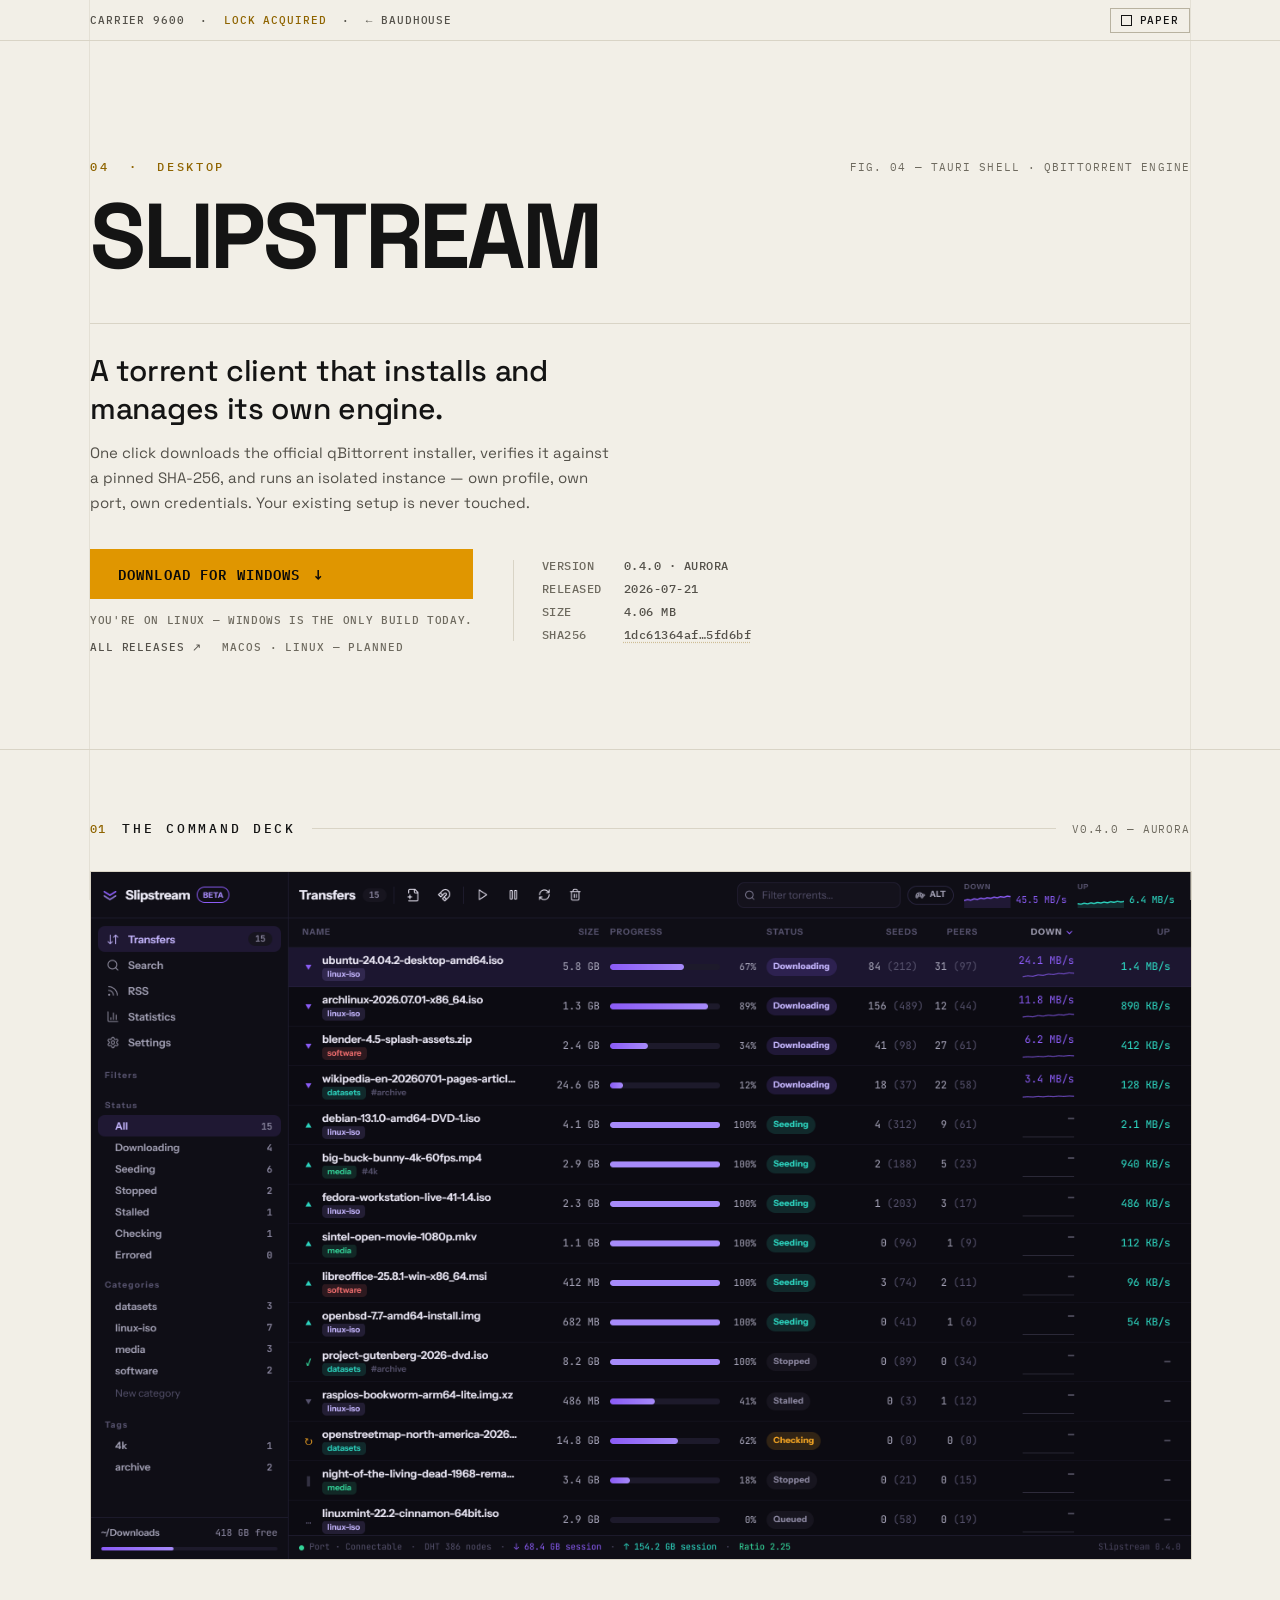
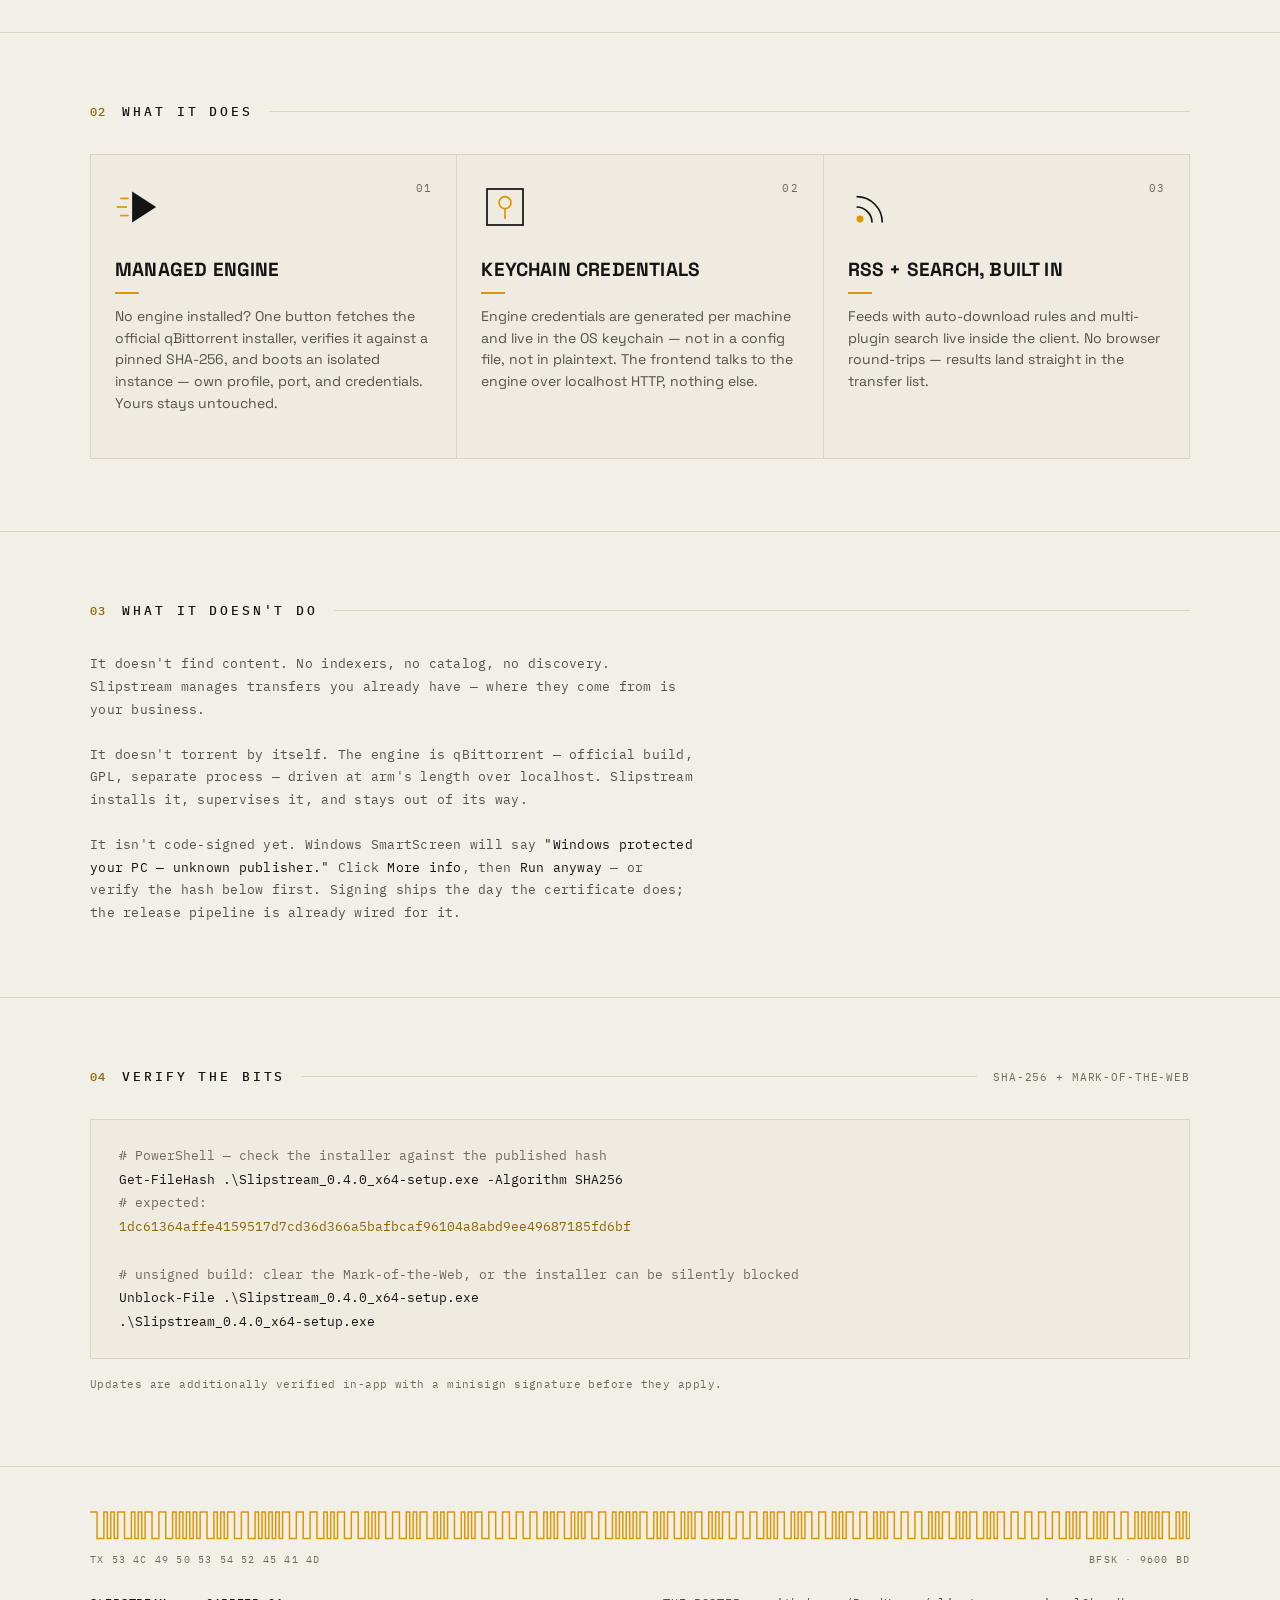
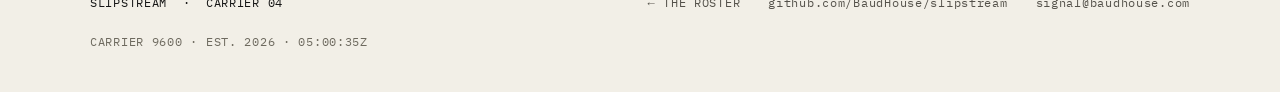
<file: slipstream/index.html>
<!DOCTYPE html>
<html lang="en">
<head>
<meta charset="utf-8">
<meta name="viewport" content="width=device-width, initial-scale=1">
<title>SLIPSTREAM — a torrent client that installs its own engine</title>
<meta name="description" content="A torrent client that installs and manages its own qBittorrent engine — verified against a pinned SHA-256, isolated profile, credentials in the OS keychain.">
<link rel="canonical" href="https://baudhouse.com/slipstream/">
<meta property="og:title" content="SLIPSTREAM — a torrent client that installs its own engine">
<meta property="og:description" content="Managed engine, keychain credentials, RSS and search built in. Tauri + Rust.">
<meta property="og:type" content="website">
<meta property="og:url" content="https://baudhouse.com/slipstream/">
<meta property="og:image" content="https://baudhouse.com/slipstream/assets/aurora-full.png">
<meta name="twitter:card" content="summary_large_image">
<meta name="theme-color" content="#0A0A0A" media="(prefers-color-scheme: dark)">
<meta name="theme-color" content="#F2EFE7" media="(prefers-color-scheme: light)">
<link rel="icon" href="data:image/svg+xml,%3Csvg xmlns='http://www.w3.org/2000/svg' viewBox='0 0 64 64'%3E%3Crect width='64' height='64' fill='%230A0A0A'/%3E%3Cpath d='M24 14 L52 32 L24 50 Z' fill='%23FFB000'/%3E%3C/svg%3E">
<script>try{var t=localStorage.getItem('bh-theme');if(!t)t=window.matchMedia('(prefers-color-scheme: dark)').matches?'dark':'light';document.documentElement.dataset.theme=t;}catch(e){document.documentElement.dataset.theme='dark';}</script>

<link rel="preload" href="../fonts/space-grotesk-700-latin.woff2" as="font" type="font/woff2" crossorigin>
<link rel="preload" href="../fonts/ibm-plex-mono-500-latin.woff2" as="font" type="font/woff2" crossorigin>
<link rel="stylesheet" href="../styles.css">
</head>
<body>

<div class="page">
<div class="warmth" aria-hidden="true"></div>
<div class="margins" aria-hidden="true"></div>

<header class="topbar">
  <div class="shell topbar-in">
    <p class="carrier-line">CARRIER 9600&nbsp;&nbsp;·&nbsp;&nbsp;<span id="lock-text">LOCK ACQUIRED</span><span class="est">&nbsp;&nbsp;·&nbsp;&nbsp;<a class="backlink" href="/">← BAUDHOUSE</a></span></p>
    <button id="theme-toggle" type="button" aria-label="Toggle color scheme"><span id="mode-swatch" aria-hidden="true"></span><span id="mode-label">DARK</span></button>
  </div>
</header>

<!-- HERO -->
<section class="hero" aria-label="Slipstream">
  <div class="shell hero-in">
    <div class="hero-top">
      <p class="kicker">04&nbsp;&nbsp;·&nbsp;&nbsp;DESKTOP</p>
      <p class="fig on est" aria-hidden="true">FIG. 04 — TAURI SHELL · QBITTORRENT ENGINE</p>
    </div>
    <h1 style="font-size:clamp(40px,7.2vw,92px);margin-bottom:clamp(24px,4vw,44px)">SLIPSTREAM</h1>
    <div class="hero-foot">
      <div class="thesis">
        <p class="thesis-line">A torrent client that installs and manages its own engine.</p>
        <p class="thesis-body">One click downloads the official qBittorrent installer, verifies it against a pinned SHA-256, and runs an isolated instance — own profile, own port, own credentials. Your existing setup is never touched.</p>
      </div>
      <div class="hero-actions">
        <div class="dl-col">
          <a class="btn-dl" href="https://github.com/BaudHouse/slipstream/releases/latest/download/Slipstream_0.4.0_x64-setup.exe">DOWNLOAD FOR WINDOWS<span aria-hidden="true">↓</span></a>
          <p class="os-note" id="os-note"></p>
          <div class="dl-row">
            <a href="https://github.com/BaudHouse/slipstream/releases">ALL RELEASES ↗</a>
            <span>MACOS · LINUX — PLANNED</span>
          </div>
        </div>
        <dl class="meta">
          <dt>VERSION</dt><dd>0.4.0 · AURORA</dd>
          <dt>RELEASED</dt><dd>2026-07-21</dd>
          <dt>SIZE</dt><dd>4.06 MB</dd>
          <dt>SHA256</dt><dd><button type="button" class="sha-btn" id="sha-copy" title="Click to copy the full hash" data-sha="1dc61364affe4159517d7cd36d366a5bafbcaf96104a8abd9ee49687185fd6bf"></button></dd>
        </dl>
      </div>
    </div>
  </div>
</section>

<!-- 01 · PROOF -->
<section class="band" aria-labelledby="proof-h">
  <div class="shell">
    <div class="band-head">
      <span class="band-no" aria-hidden="true">01</span>
      <h2 id="proof-h">THE COMMAND DECK</h2>
      <span class="band-rule" aria-hidden="true"></span>
      <span class="band-count">V0.4.0 — AURORA</span>
    </div>
    <img class="proof" src="assets/aurora-full.png" alt="Slipstream Aurora UI — the Transfers view at full window: sidebar filters, live throughput sparklines, fifteen torrents in a dense table, status bar">
  </div>
</section>

<!-- 02 · DOES -->
<section class="band" aria-labelledby="does-h">
  <div class="shell">
    <div class="band-head">
      <span class="band-no" aria-hidden="true">02</span>
      <h2 id="does-h">WHAT IT DOES</h2>
      <span class="band-rule" aria-hidden="true"></span>
    </div>
    <div class="grid">
      <article class="card card-slip">
        <div class="card-top">
          <svg viewBox="0 0 56 56" width="48" height="48" aria-hidden="true">
            <path d="M20 10 L48 28 L20 46 Z" fill="var(--ink)"></path>
            <g class="g-anim"><line x1="6" y1="18" x2="16" y2="18" stroke="var(--amber)" stroke-width="2"></line><line x1="2" y1="28" x2="14" y2="28" stroke="var(--amber)" stroke-width="2"></line><line x1="6" y1="38" x2="16" y2="38" stroke="var(--amber)" stroke-width="2"></line></g>
          </svg>
          <span class="card-no" aria-hidden="true">01</span>
        </div>
        <h3>MANAGED ENGINE</h3>
        <span class="ext" aria-hidden="true"></span>
        <p>No engine installed? One button fetches the official qBittorrent installer, verifies it against a pinned SHA-256, and boots an isolated instance — own profile, port, and credentials. Yours stays untouched.</p>
      </article>
      <article class="card card-null">
        <div class="card-top">
          <svg viewBox="0 0 56 56" width="48" height="48" aria-hidden="true">
            <rect x="7" y="7" width="42" height="42" fill="none" stroke="var(--ink)" stroke-width="2"></rect>
            <circle cx="28" cy="23" r="7" fill="none" stroke="var(--amber)" stroke-width="2"></circle>
            <line class="g-anim g-origin" x1="28" y1="30" x2="28" y2="42" stroke="var(--amber)" stroke-width="2"></line>
          </svg>
          <span class="card-no" aria-hidden="true">02</span>
        </div>
        <h3>KEYCHAIN CREDENTIALS</h3>
        <span class="ext" aria-hidden="true"></span>
        <p>Engine credentials are generated per machine and live in the OS keychain — not in a config file, not in plaintext. The frontend talks to the engine over localhost HTTP, nothing else.</p>
      </article>
      <article class="card card-em">
        <div class="card-top">
          <svg viewBox="0 0 56 56" width="48" height="48" aria-hidden="true">
            <circle cx="14" cy="42" r="4" fill="var(--amber)"></circle>
            <path class="g-anim" d="M10 28 A18 18 0 0 1 28 46" fill="none" stroke="var(--ink)" stroke-width="2"></path>
            <path class="g-anim" d="M10 16 A30 30 0 0 1 40 46" fill="none" stroke="var(--ink)" stroke-width="2"></path>
          </svg>
          <span class="card-no" aria-hidden="true">03</span>
        </div>
        <h3>RSS + SEARCH, BUILT IN</h3>
        <span class="ext" aria-hidden="true"></span>
        <p>Feeds with auto-download rules and multi-plugin search live inside the client. No browser round-trips — results land straight in the transfer list.</p>
      </article>
    </div>
  </div>
</section>

<!-- 03 · DOESN'T -->
<section class="band" aria-labelledby="doesnt-h">
  <div class="shell">
    <div class="band-head">
      <span class="band-no" aria-hidden="true">03</span>
      <h2 id="doesnt-h">WHAT IT DOESN'T DO</h2>
      <span class="band-rule" aria-hidden="true"></span>
    </div>
    <div class="doesnt">
      <p>It doesn't find content. No indexers, no catalog, no discovery. Slipstream manages transfers you already have — where they come from is your business.</p>
      <p>It doesn't torrent by itself. The engine is qBittorrent — official build, GPL, separate process — driven at arm's length over localhost. Slipstream installs it, supervises it, and stays out of its way.</p>
      <p>It isn't code-signed yet. Windows SmartScreen will say <strong>"Windows protected your PC — unknown publisher."</strong> Click <strong>More info</strong>, then <strong>Run anyway</strong> — or verify the hash below first. Signing ships the day the certificate does; the release pipeline is already wired for it.</p>
    </div>
  </div>
</section>

<!-- 04 · VERIFY -->
<section class="band" aria-labelledby="verify-h">
  <div class="shell">
    <div class="band-head">
      <span class="band-no" aria-hidden="true">04</span>
      <h2 id="verify-h">VERIFY THE BITS</h2>
      <span class="band-rule" aria-hidden="true"></span>
      <span class="band-count">SHA-256 + MARK-OF-THE-WEB</span>
    </div>
<pre class="verify"><span class="c"># PowerShell — check the installer against the published hash</span>
Get-FileHash .\Slipstream_0.4.0_x64-setup.exe -Algorithm SHA256
<span class="c"># expected:</span>
<span class="h">1dc61364affe4159517d7cd36d366a5bafbcaf96104a8abd9ee49687185fd6bf</span>

<span class="c"># unsigned build: clear the Mark-of-the-Web, or the installer can be silently blocked</span>
Unblock-File .\Slipstream_0.4.0_x64-setup.exe
.\Slipstream_0.4.0_x64-setup.exe</pre>
    <p class="note">Updates are additionally verified in-app with a minisign signature before they apply.</p>
  </div>
</section>

<!-- FOOTER -->
<footer>
  <div class="shell wave-wrap">
    <svg id="wave" viewBox="0 0 1080 36" preserveAspectRatio="xMidYMid meet" aria-hidden="true">
      <path d="M0 18 H1080" fill="none" stroke="var(--amber)" stroke-width="1.5" vector-effect="non-scaling-stroke"></path>
    </svg>
    <div class="wave-caption">
      <span>TX 53 4C 49 50 53 54 52 45 41 4D</span>
      <span>BFSK&nbsp;·&nbsp;9600 BD</span>
    </div>
  </div>
  <div class="shell foot-in">
    <span class="foot-brand">SLIPSTREAM&nbsp;&nbsp;·&nbsp;&nbsp;CARRIER 04</span>
    <span class="foot-links">
      <a href="/">← THE ROSTER</a>
      <a href="https://github.com/BaudHouse/slipstream">github.com/BaudHouse/slipstream</a>
      <a href="mailto:signal@baudhouse.com">signal@baudhouse.com</a>
    </span>
    <span class="foot-meta">CARRIER 9600&nbsp;·&nbsp;EST. 2026&nbsp;·&nbsp;<span id="utc"></span></span>
  </div>
</footer>

</div>
<script>window.BH_WORD='SLIPSTREAM';</script>
<script src="../child.js"></script>
</body>
</html>
</file>
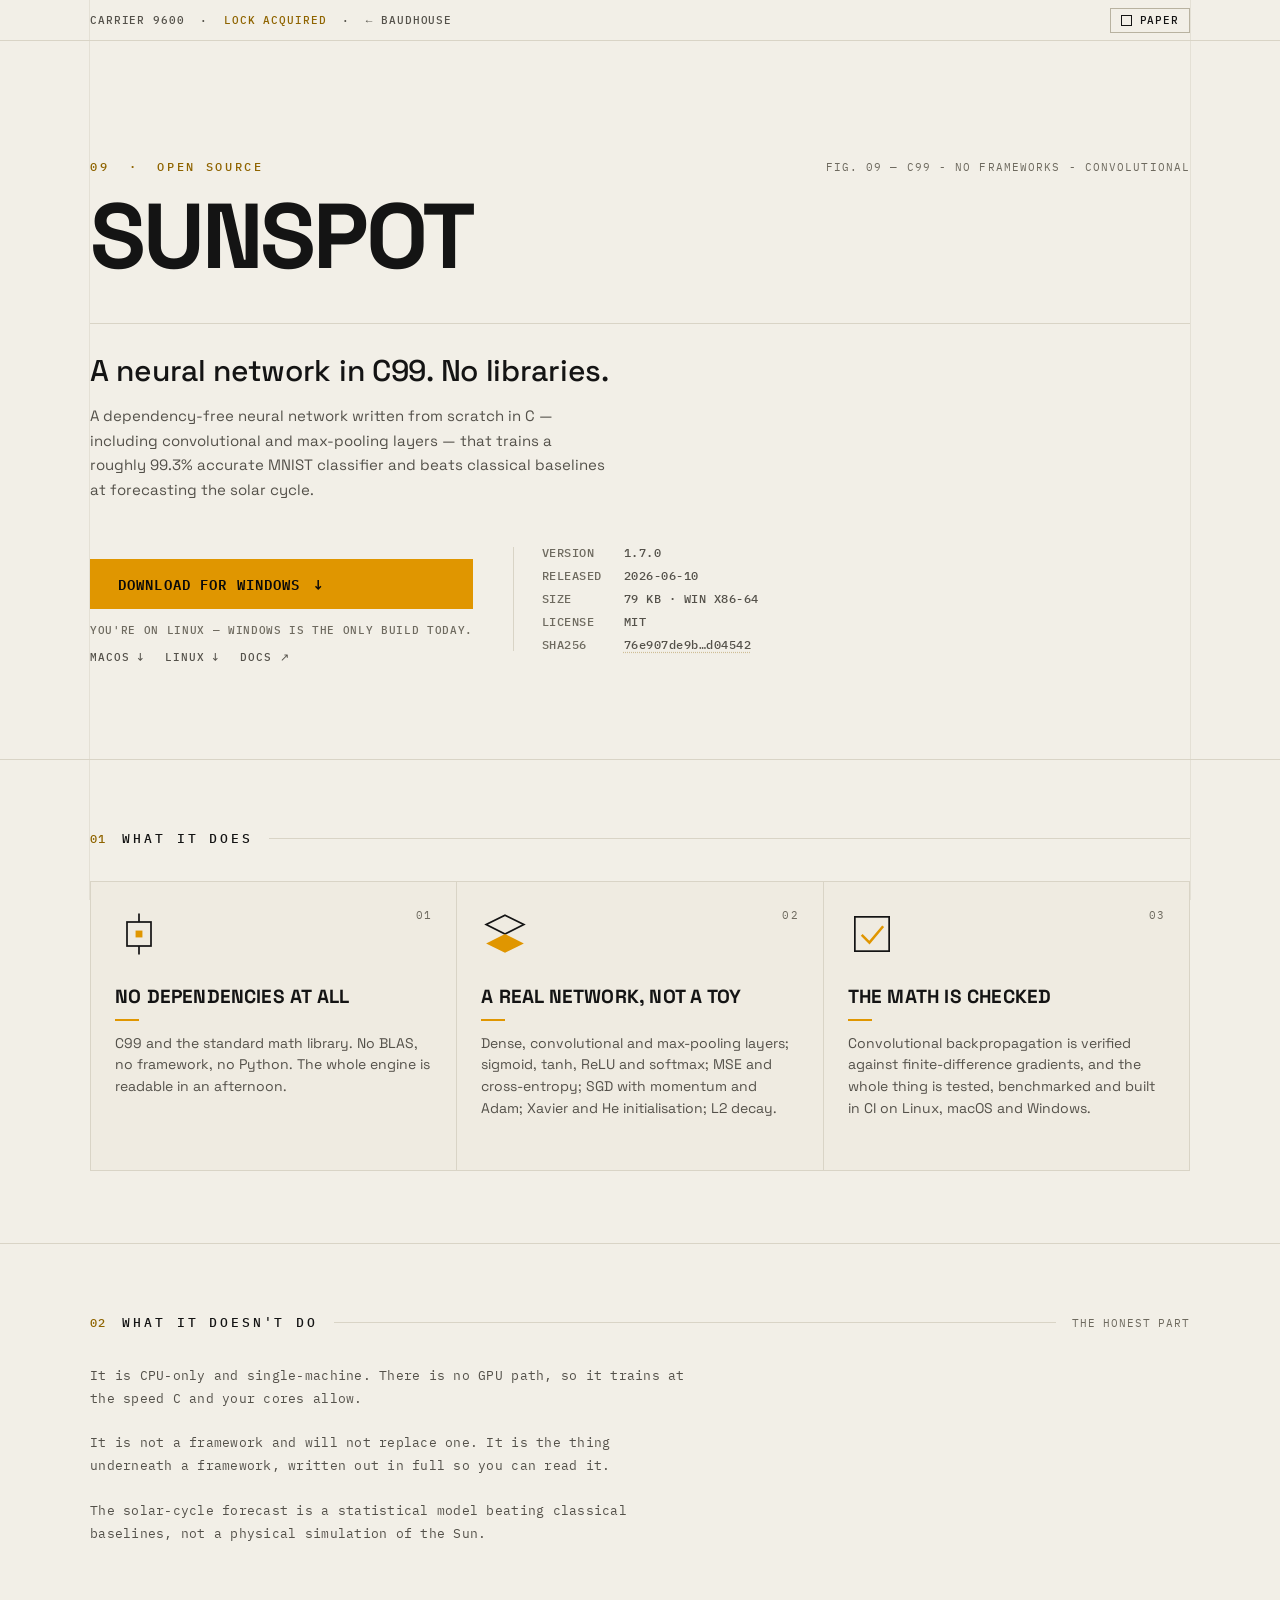
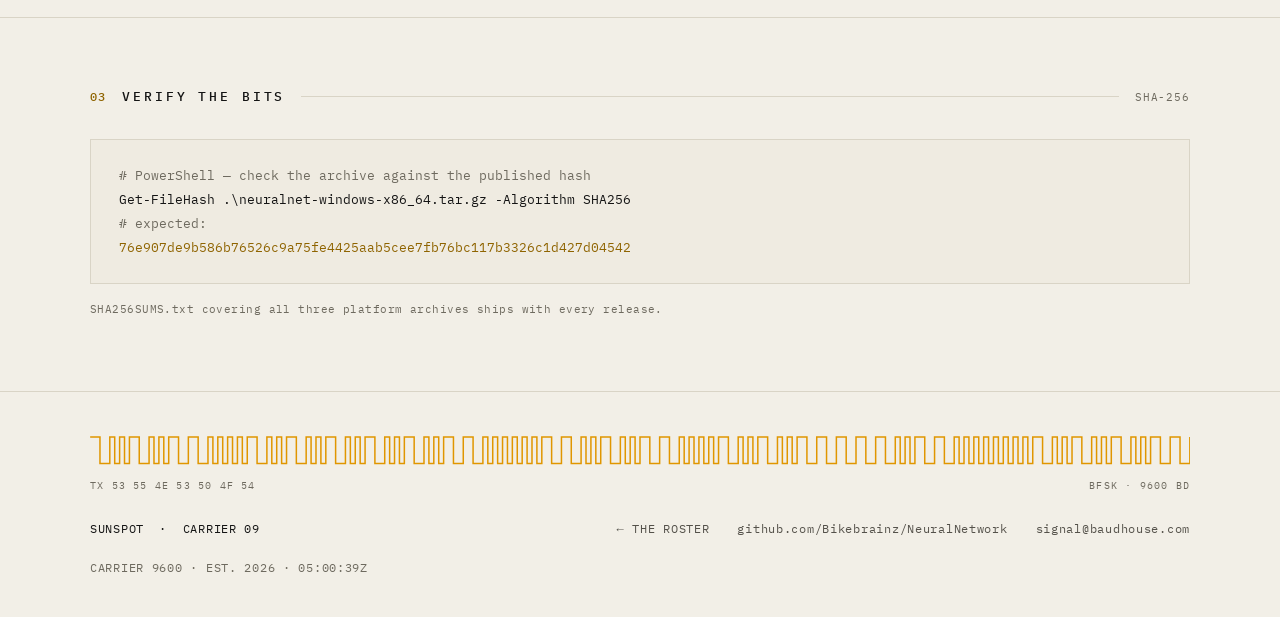
<file: sunspot/index.html>
<!DOCTYPE html>
<html lang="en">
<head>
<meta charset="utf-8">
<meta name="viewport" content="width=device-width, initial-scale=1">
<title>SUNSPOT - a neural network in C99, no libraries</title>
<meta name="description" content="A dependency-free neural network written from scratch in C, including convolutional layers. ~99.3% on MNIST, and it forecasts the solar cycle.">
<link rel="canonical" href="https://baudhouse.com/sunspot/">
<meta property="og:title" content="SUNSPOT - a neural network in C99, no libraries">
<meta property="og:description" content="A dependency-free neural network written from scratch in C, including convolutional layers. ~99.3% on MNIST, and it forecasts the solar cycle.">
<meta property="og:type" content="website">
<meta property="og:url" content="https://baudhouse.com/sunspot/">
<meta property="og:image" content="https://baudhouse.com/og.png">
<meta name="twitter:card" content="summary_large_image">
<meta name="theme-color" content="#0A0A0A" media="(prefers-color-scheme: dark)">
<meta name="theme-color" content="#F2EFE7" media="(prefers-color-scheme: light)">
<link rel="icon" href="data:image/svg+xml,%3Csvg xmlns='http://www.w3.org/2000/svg' viewBox='0 0 64 64'%3E%3Crect width='64' height='64' fill='%230A0A0A'/%3E%3Ccircle cx='32' cy='32' r='19' fill='%23FFB000'/%3E%3Ccircle cx='25' cy='27' r='3' fill='%230A0A0A'/%3E%3Ccircle cx='38' cy='34' r='4' fill='%230A0A0A'/%3E%3C/svg%3E">
<script>try{var t=localStorage.getItem('bh-theme');if(!t)t=window.matchMedia('(prefers-color-scheme: dark)').matches?'dark':'light';document.documentElement.dataset.theme=t;}catch(e){document.documentElement.dataset.theme='dark';}</script>
<link rel="preload" href="../fonts/space-grotesk-700-latin.woff2" as="font" type="font/woff2" crossorigin>
<link rel="preload" href="../fonts/ibm-plex-mono-500-latin.woff2" as="font" type="font/woff2" crossorigin>
<link rel="stylesheet" href="../styles.css">
</head>
<body>

<div class="page">
<div class="warmth" aria-hidden="true"></div>
<div class="margins" aria-hidden="true"></div>

<header class="topbar">
  <div class="shell topbar-in">
    <p class="carrier-line">CARRIER 9600&nbsp;&nbsp;·&nbsp;&nbsp;<span id="lock-text">LOCK ACQUIRED</span><span class="est">&nbsp;&nbsp;·&nbsp;&nbsp;<a class="backlink" href="/">← BAUDHOUSE</a></span></p>
    <button id="theme-toggle" type="button" aria-label="Toggle color scheme"><span id="mode-swatch" aria-hidden="true"></span><span id="mode-label">DARK</span></button>
  </div>
</header>

<!-- HERO -->
<section class="hero" aria-label="SUNSPOT">
  <div class="shell hero-in">
    <div class="hero-top">
      <p class="kicker">09&nbsp;&nbsp;·&nbsp;&nbsp;OPEN SOURCE</p>
      <p class="fig on est" aria-hidden="true">FIG. 09 — C99 - NO FRAMEWORKS - CONVOLUTIONAL</p>
    </div>
    <h1 style="font-size:clamp(40px,7.2vw,92px);margin-bottom:clamp(24px,4vw,44px)">SUNSPOT</h1>
    <div class="hero-foot">
      <div class="thesis">
        <p class="thesis-line">A neural network in C99. No libraries.</p>
        <p class="thesis-body">A dependency-free neural network written from scratch in C — including convolutional and max-pooling layers — that trains a roughly 99.3% accurate MNIST classifier and beats classical baselines at forecasting the solar cycle.</p>
      </div>
      <div class="hero-actions">
        <div class="dl-col">
          <a class="btn-dl" href="https://github.com/Bikebrainz/NeuralNetwork/releases/latest/download/neuralnet-windows-x86_64.tar.gz">DOWNLOAD FOR WINDOWS<span aria-hidden="true">↓</span></a>
          <p class="os-note" id="os-note"></p>
          <div class="dl-row">
            <a href="https://github.com/Bikebrainz/NeuralNetwork/releases/latest/download/neuralnet-macos-x86_64.tar.gz">MACOS ↓</a>
            <a href="https://github.com/Bikebrainz/NeuralNetwork/releases/latest/download/neuralnet-linux-x86_64.tar.gz">LINUX ↓</a>
            <a href="https://bikebrainz.github.io/NeuralNetwork/">DOCS ↗</a>
          </div>
        </div>
        <dl class="meta">
          <dt>VERSION</dt><dd>1.7.0</dd>
          <dt>RELEASED</dt><dd>2026-06-10</dd>
          <dt>SIZE</dt><dd>79 KB · WIN X86-64</dd>
          <dt>LICENSE</dt><dd>MIT</dd>
          <dt>SHA256</dt><dd><button type="button" class="sha-btn" id="sha-copy" title="Click to copy the full hash" data-sha="76e907de9b586b76526c9a75fe4425aab5cee7fb76bc117b3326c1d427d04542"></button></dd>
        </dl>
      </div>
    </div>
  </div>
</section>

<section class="band" aria-labelledby="b01-h">
  <div class="shell">
    <div class="band-head">
      <span class="band-no" aria-hidden="true">01</span>
      <h2 id="b01-h">WHAT IT DOES</h2>
      <span class="band-rule" aria-hidden="true"></span>
    </div>
    <div class="grid">
      <article class="card card-sun">
        <div class="card-top">
          <svg viewBox="0 0 56 56" width="48" height="48" aria-hidden="true">
            <rect x="14" y="14" width="28" height="28" fill="none" stroke="var(--ink)" stroke-width="2"></rect>
            <rect class="g-anim g-origin" x="24" y="24" width="8" height="8" fill="var(--amber)"></rect>
            <line x1="28" y1="4" x2="28" y2="14" stroke="var(--ink)" stroke-width="2"></line>
            <line x1="28" y1="42" x2="28" y2="52" stroke="var(--ink)" stroke-width="2"></line>
          </svg>
          <span class="card-no" aria-hidden="true">01</span>
        </div>
        <h3>NO DEPENDENCIES AT ALL</h3>
        <span class="ext" aria-hidden="true"></span>
        <p>C99 and the standard math library. No BLAS, no framework, no Python. The whole engine is readable in an afternoon.</p>
      </article>

      <article class="card card-null">
        <div class="card-top">
          <svg viewBox="0 0 56 56" width="48" height="48" aria-hidden="true">
            <path d="M28 6 L50 17 L28 28 L6 17 Z" fill="none" stroke="var(--ink)" stroke-width="2"></path>
            <path class="g-anim" d="M28 28 L50 39 L28 50 L6 39 Z" fill="var(--amber)"></path>
          </svg>
          <span class="card-no" aria-hidden="true">02</span>
        </div>
        <h3>A REAL NETWORK, NOT A TOY</h3>
        <span class="ext" aria-hidden="true"></span>
        <p>Dense, convolutional and max-pooling layers; sigmoid, tanh, ReLU and softmax; MSE and cross-entropy; SGD with momentum and Adam; Xavier and He initialisation; L2 decay.</p>
      </article>

      <article class="card card-six">
        <div class="card-top">
          <svg viewBox="0 0 56 56" width="48" height="48" aria-hidden="true">
            <rect x="8" y="8" width="40" height="40" fill="none" stroke="var(--ink)" stroke-width="2"></rect>
            <path class="g-anim" d="M16 29 L25 38 L41 19" fill="none" stroke="var(--amber)" stroke-width="3"></path>
          </svg>
          <span class="card-no" aria-hidden="true">03</span>
        </div>
        <h3>THE MATH IS CHECKED</h3>
        <span class="ext" aria-hidden="true"></span>
        <p>Convolutional backpropagation is verified against finite-difference gradients, and the whole thing is tested, benchmarked and built in CI on Linux, macOS and Windows.</p>
      </article>
    </div>
  </div>
</section>

<section class="band" aria-labelledby="b02-h">
  <div class="shell">
    <div class="band-head">
      <span class="band-no" aria-hidden="true">02</span>
      <h2 id="b02-h">WHAT IT DOESN'T DO</h2>
      <span class="band-rule" aria-hidden="true"></span>
      <span class="band-count">THE HONEST PART</span>
    </div>
    <div class="doesnt">
      <p>It is CPU-only and single-machine. There is no GPU path, so it trains at the speed C and your cores allow.</p>
      <p>It is not a framework and will not replace one. It is the thing underneath a framework, written out in full so you can read it.</p>
      <p>The solar-cycle forecast is a statistical model beating classical baselines, not a physical simulation of the Sun.</p>
    </div>
  </div>
</section>

<section class="band" aria-labelledby="b03-h">
  <div class="shell">
    <div class="band-head">
      <span class="band-no" aria-hidden="true">03</span>
      <h2 id="b03-h">VERIFY THE BITS</h2>
      <span class="band-rule" aria-hidden="true"></span>
      <span class="band-count">SHA-256</span>
    </div>
<pre class="verify"><span class="c"># PowerShell — check the archive against the published hash</span>
Get-FileHash .\neuralnet-windows-x86_64.tar.gz -Algorithm SHA256
<span class="c"># expected:</span>
<span class="h">76e907de9b586b76526c9a75fe4425aab5cee7fb76bc117b3326c1d427d04542</span></pre>
    <p class="note">SHA256SUMS.txt covering all three platform archives ships with every release.</p>
  </div>
</section>

<footer>
  <div class="shell wave-wrap">
    <svg id="wave" viewBox="0 0 1080 36" preserveAspectRatio="xMidYMid meet" aria-hidden="true">
      <path d="M0 18 H1080" fill="none" stroke="var(--amber)" stroke-width="1.5" vector-effect="non-scaling-stroke"></path>
    </svg>
    <div class="wave-caption">
      <span>TX 53 55 4E 53 50 4F 54</span>
      <span>BFSK&nbsp;·&nbsp;9600 BD</span>
    </div>
  </div>
  <div class="shell foot-in">
    <span class="foot-brand">SUNSPOT&nbsp;&nbsp;·&nbsp;&nbsp;CARRIER 09</span>
    <span class="foot-links">
      <a href="/">← THE ROSTER</a>
      <a href="https://github.com/Bikebrainz/NeuralNetwork">github.com/Bikebrainz/NeuralNetwork</a>
      <a href="mailto:signal@baudhouse.com">signal@baudhouse.com</a>
    </span>
    <span class="foot-meta">CARRIER 9600&nbsp;·&nbsp;EST. 2026&nbsp;·&nbsp;<span id="utc"></span></span>
  </div>
</footer>

</div>
<script>window.BH_WORD='SUNSPOT';</script>
<script src="../child.js"></script>
</body>
</html>
</file>
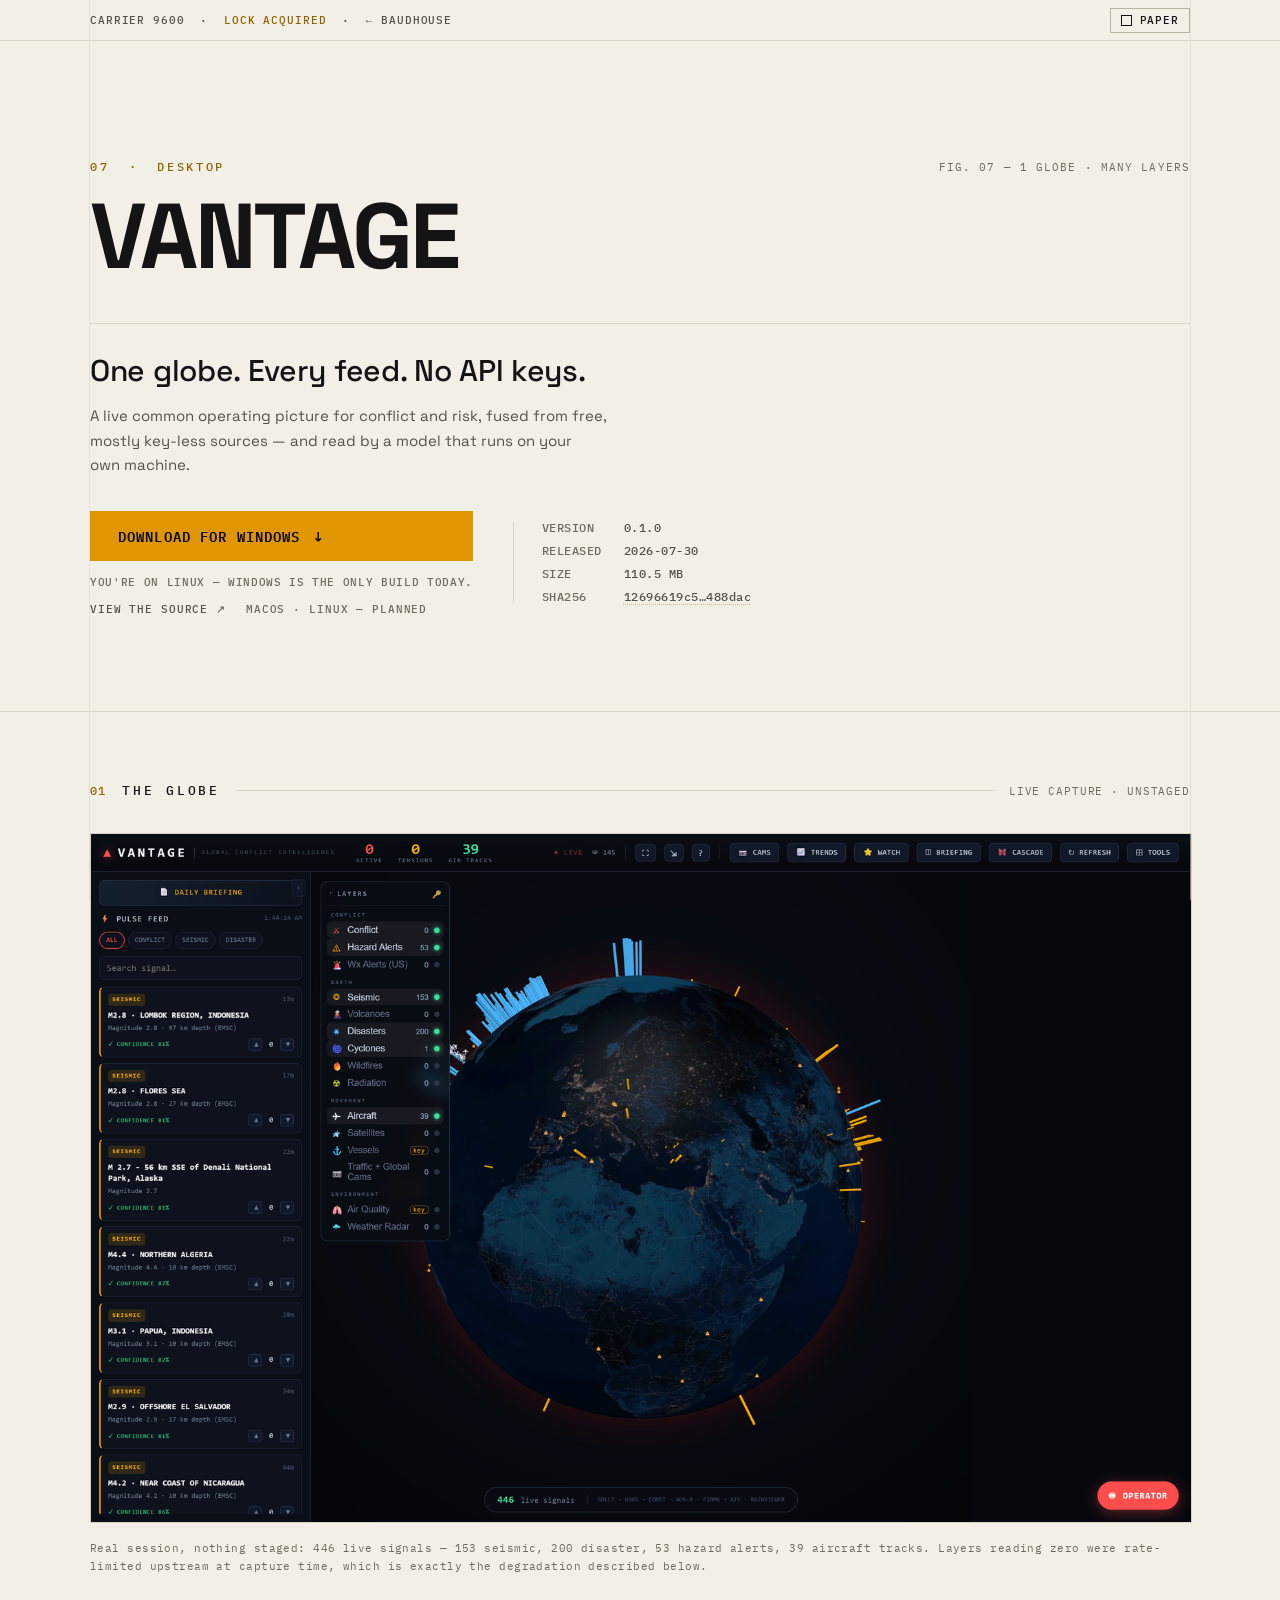
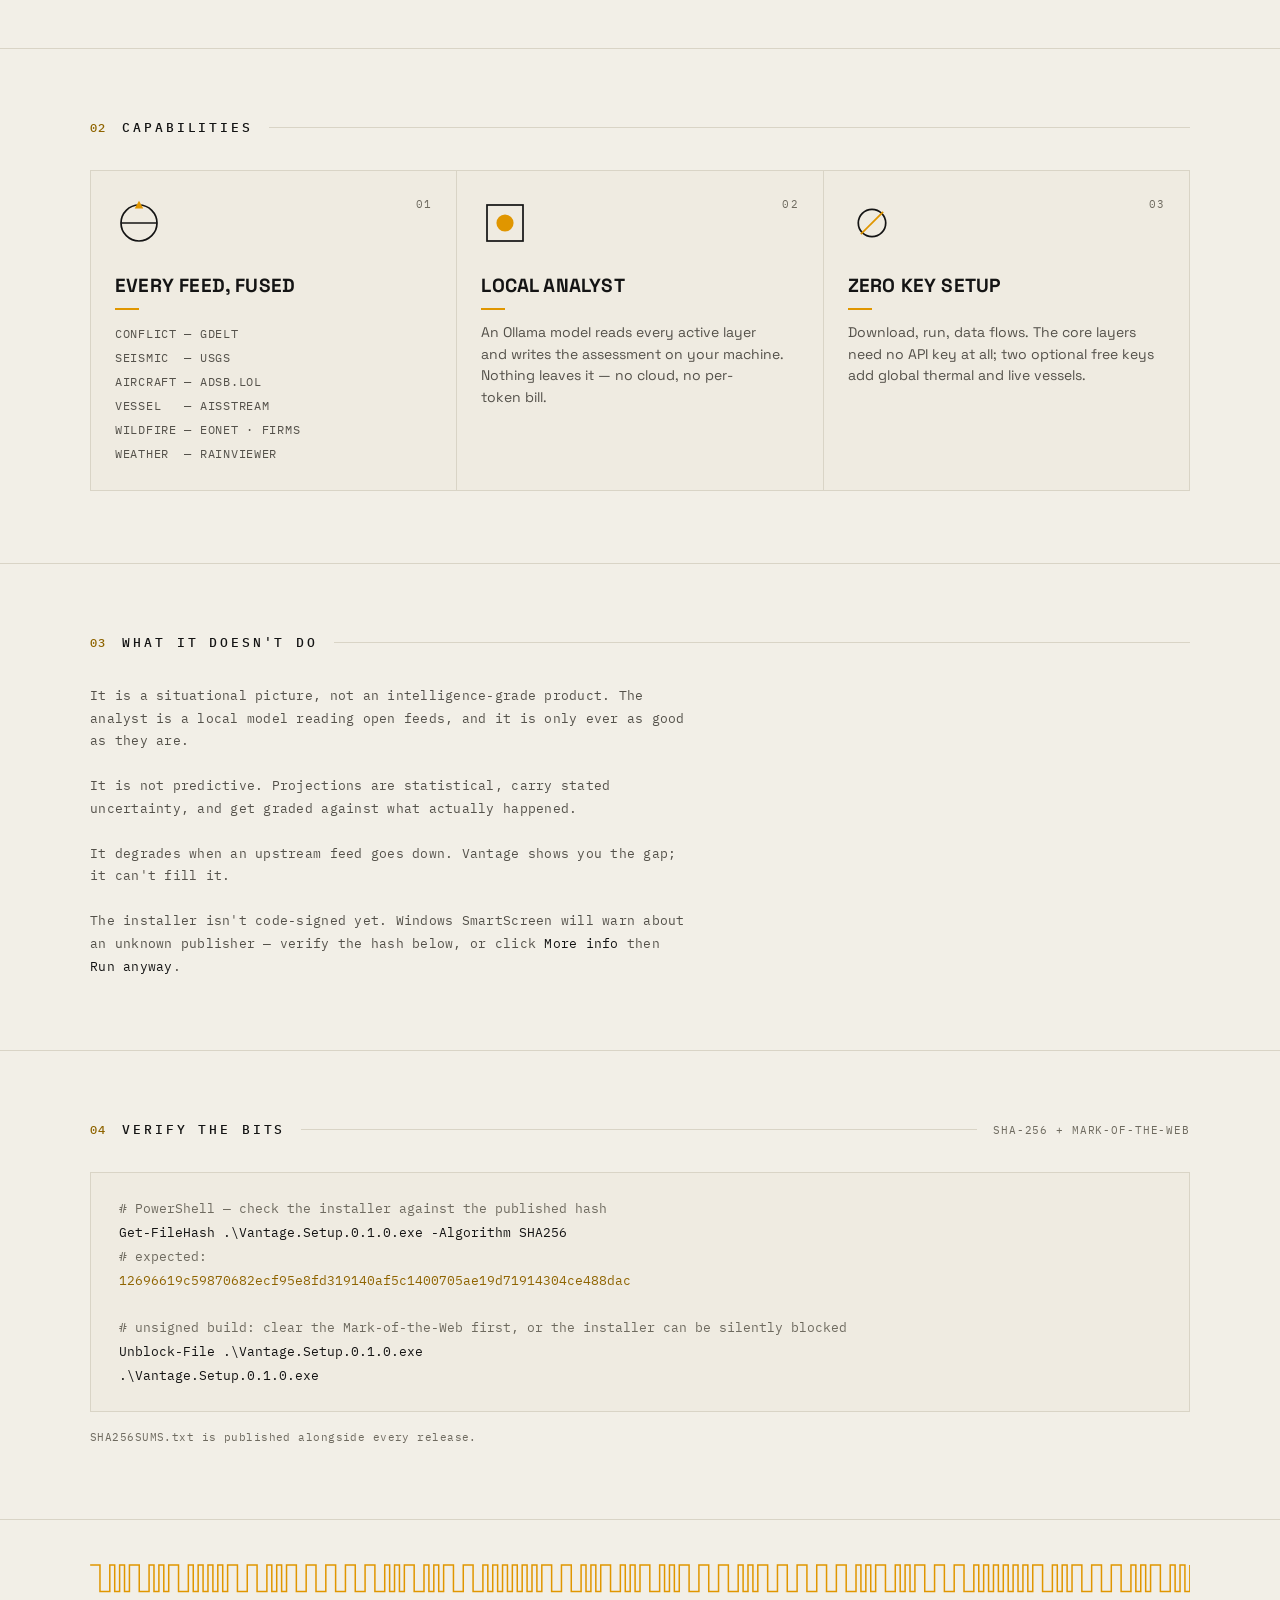
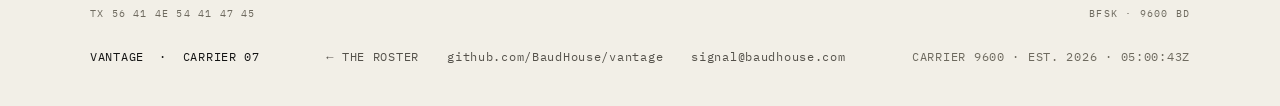
<file: vantage/index.html>
<!DOCTYPE html>
<html lang="en">
<head>
<meta charset="utf-8">
<meta name="viewport" content="width=device-width, initial-scale=1">
<title>VANTAGE — one globe, every feed, no API keys</title>
<meta name="description" content="A live global common operating picture — conflict, seismic, aircraft, vessel, wildfire and weather feeds fused on one globe, read by a local AI analyst.">
<link rel="canonical" href="https://baudhouse.com/vantage/">
<meta property="og:title" content="VANTAGE — one globe, every feed, no API keys">
<meta property="og:description" content="Open feeds fused on one globe, assessed by a model that runs on your machine.">
<meta property="og:type" content="website">
<meta property="og:url" content="https://baudhouse.com/vantage/">
<meta property="og:image" content="https://baudhouse.com/vantage/assets/globe.png">
<meta name="twitter:card" content="summary_large_image">
<meta name="theme-color" content="#0A0A0A" media="(prefers-color-scheme: dark)">
<meta name="theme-color" content="#F2EFE7" media="(prefers-color-scheme: light)">
<link rel="icon" href="data:image/svg+xml,%3Csvg xmlns='http://www.w3.org/2000/svg' viewBox='0 0 64 64'%3E%3Crect width='64' height='64' fill='%230A0A0A'/%3E%3Ccircle cx='32' cy='32' r='22' fill='none' stroke='%23FFB000' stroke-width='5'/%3E%3C/svg%3E">
<script>try{var t=localStorage.getItem('bh-theme');if(!t)t=window.matchMedia('(prefers-color-scheme: dark)').matches?'dark':'light';document.documentElement.dataset.theme=t;}catch(e){document.documentElement.dataset.theme='dark';}</script>

<link rel="preload" href="../fonts/space-grotesk-700-latin.woff2" as="font" type="font/woff2" crossorigin>
<link rel="preload" href="../fonts/ibm-plex-mono-500-latin.woff2" as="font" type="font/woff2" crossorigin>
<link rel="stylesheet" href="../styles.css">
</head>
<body>

<div class="page">
<div class="warmth" aria-hidden="true"></div>
<div class="margins" aria-hidden="true"></div>

<header class="topbar">
  <div class="shell topbar-in">
    <p class="carrier-line">CARRIER 9600&nbsp;&nbsp;·&nbsp;&nbsp;<span id="lock-text">LOCK ACQUIRED</span><span class="est">&nbsp;&nbsp;·&nbsp;&nbsp;<a class="backlink" href="/">← BAUDHOUSE</a></span></p>
    <button id="theme-toggle" type="button" aria-label="Toggle color scheme"><span id="mode-swatch" aria-hidden="true"></span><span id="mode-label">DARK</span></button>
  </div>
</header>

<!-- HERO -->
<section class="hero" aria-label="Vantage">
  <div class="shell hero-in">
    <div class="hero-top">
      <p class="kicker">07&nbsp;&nbsp;·&nbsp;&nbsp;DESKTOP</p>
      <p class="fig on est" aria-hidden="true">FIG. 07 — 1 GLOBE · MANY LAYERS</p>
    </div>
    <h1 style="font-size:clamp(40px,7.2vw,92px);margin-bottom:clamp(24px,4vw,44px)">VANTAGE</h1>
    <div class="hero-foot">
      <div class="thesis">
        <p class="thesis-line">One globe. Every feed. No API keys.</p>
        <p class="thesis-body">A live common operating picture for conflict and risk, fused from free, mostly key-less sources — and read by a model that runs on your own machine.</p>
      </div>
      <div class="hero-actions">
        <div class="dl-col">
          <a class="btn-dl" href="https://github.com/BaudHouse/vantage/releases/latest/download/Vantage.Setup.0.1.0.exe">DOWNLOAD FOR WINDOWS<span aria-hidden="true">↓</span></a>
          <p class="os-note" id="os-note"></p>
          <div class="dl-row">
            <a href="https://github.com/BaudHouse/vantage">VIEW THE SOURCE ↗</a>
            <span>MACOS · LINUX — PLANNED</span>
          </div>
        </div>
        <dl class="meta">
          <dt>VERSION</dt><dd>0.1.0</dd>
          <dt>RELEASED</dt><dd>2026-07-30</dd>
          <dt>SIZE</dt><dd>110.5 MB</dd>
          <dt>SHA256</dt><dd><button type="button" class="sha-btn" id="sha-copy" title="Click to copy the full hash" data-sha="12696619c59870682ecf95e8fd319140af5c1400705ae19d71914304ce488dac"></button></dd>
        </dl>
      </div>
    </div>
  </div>
</section>

<!-- 01 · PROOF -->
<section class="band" aria-labelledby="proof-h">
  <div class="shell">
    <div class="band-head">
      <span class="band-no" aria-hidden="true">01</span>
      <h2 id="proof-h">THE GLOBE</h2>
      <span class="band-rule" aria-hidden="true"></span>
      <span class="band-count">LIVE CAPTURE · UNSTAGED</span>
    </div>
    <img class="proof" src="assets/globe.png" alt="Vantage running: a WebGL globe showing night-side city lights, live aircraft tracks and seismic markers, beside a pulse feed of real earthquakes with EMSC magnitudes and the layer panel with live counts — 446 live signals across GDELT, USGS, EONET, ADS-B and RainViewer">
    <p class="note">Real session, nothing staged: 446 live signals — 153 seismic, 200 disaster, 53 hazard alerts, 39 aircraft tracks. Layers reading zero were rate-limited upstream at capture time, which is exactly the degradation described below.</p>
  </div>
</section>

<!-- 02 · CAPABILITIES -->
<section class="band" aria-labelledby="cap-h">
  <div class="shell">
    <div class="band-head">
      <span class="band-no" aria-hidden="true">02</span>
      <h2 id="cap-h">CAPABILITIES</h2>
      <span class="band-rule" aria-hidden="true"></span>
    </div>
    <div class="grid">
      <article class="card card-van">
        <div class="card-top">
          <svg viewBox="0 0 56 56" width="48" height="48" aria-hidden="true">
            <circle cx="28" cy="28" r="21" fill="none" stroke="var(--ink)" stroke-width="2"></circle>
            <line x1="7" y1="28" x2="49" y2="28" stroke="var(--ink)" stroke-width="2"></line>
            <g class="g-anim g-origin"><path d="M28 2 L33 11 L23 11 Z" fill="var(--amber)"></path></g>
          </svg>
          <span class="card-no" aria-hidden="true">01</span>
        </div>
        <h3>EVERY FEED, FUSED</h3>
        <span class="ext" aria-hidden="true"></span>
        <div class="feed-list">
          <div>CONFLICT&nbsp;— GDELT</div>
          <div>SEISMIC&nbsp;&nbsp;— USGS</div>
          <div>AIRCRAFT&nbsp;— ADSB.LOL</div>
          <div>VESSEL&nbsp;&nbsp;&nbsp;— AISSTREAM</div>
          <div>WILDFIRE&nbsp;— EONET · FIRMS</div>
          <div>WEATHER&nbsp;&nbsp;— RAINVIEWER</div>
        </div>
      </article>
      <article class="card card-sun">
        <div class="card-top">
          <svg viewBox="0 0 56 56" width="48" height="48" aria-hidden="true">
            <rect x="7" y="7" width="42" height="42" fill="none" stroke="var(--ink)" stroke-width="2"></rect>
            <circle class="g-anim g-origin" cx="28" cy="28" r="10" fill="var(--amber)"></circle>
          </svg>
          <span class="card-no" aria-hidden="true">02</span>
        </div>
        <h3>LOCAL ANALYST</h3>
        <span class="ext" aria-hidden="true"></span>
        <p>An Ollama model reads every active layer and writes the assessment on your machine. Nothing leaves it — no cloud, no per-token bill.</p>
      </article>
      <article class="card card-null">
        <div class="card-top">
          <svg viewBox="0 0 56 56" width="48" height="48" aria-hidden="true">
            <circle cx="28" cy="28" r="16" fill="none" stroke="var(--ink)" stroke-width="2"></circle>
            <line class="g-anim g-origin" x1="15" y1="41" x2="41" y2="15" stroke="var(--amber)" stroke-width="2"></line>
          </svg>
          <span class="card-no" aria-hidden="true">03</span>
        </div>
        <h3>ZERO KEY SETUP</h3>
        <span class="ext" aria-hidden="true"></span>
        <p>Download, run, data flows. The core layers need no API key at all; two optional free keys add global thermal and live vessels.</p>
      </article>
    </div>
  </div>
</section>

<!-- 03 · DOESN'T -->
<section class="band" aria-labelledby="doesnt-h">
  <div class="shell">
    <div class="band-head">
      <span class="band-no" aria-hidden="true">03</span>
      <h2 id="doesnt-h">WHAT IT DOESN'T DO</h2>
      <span class="band-rule" aria-hidden="true"></span>
    </div>
    <div class="doesnt">
      <p>It is a situational picture, not an intelligence-grade product. The analyst is a local model reading open feeds, and it is only ever as good as they are.</p>
      <p>It is not predictive. Projections are statistical, carry stated uncertainty, and get graded against what actually happened.</p>
      <p>It degrades when an upstream feed goes down. Vantage shows you the gap; it can't fill it.</p>
      <p>The installer isn't code-signed yet. Windows SmartScreen will warn about an unknown publisher — verify the hash below, or click <strong>More info</strong> then <strong>Run anyway</strong>.</p>
    </div>
  </div>
</section>

<!-- 04 · VERIFY -->
<section class="band" aria-labelledby="verify-h">
  <div class="shell">
    <div class="band-head">
      <span class="band-no" aria-hidden="true">04</span>
      <h2 id="verify-h">VERIFY THE BITS</h2>
      <span class="band-rule" aria-hidden="true"></span>
      <span class="band-count">SHA-256 + MARK-OF-THE-WEB</span>
    </div>
<pre class="verify"><span class="c"># PowerShell — check the installer against the published hash</span>
Get-FileHash .\Vantage.Setup.0.1.0.exe -Algorithm SHA256
<span class="c"># expected:</span>
<span class="h">12696619c59870682ecf95e8fd319140af5c1400705ae19d71914304ce488dac</span>

<span class="c"># unsigned build: clear the Mark-of-the-Web first, or the installer can be silently blocked</span>
Unblock-File .\Vantage.Setup.0.1.0.exe
.\Vantage.Setup.0.1.0.exe</pre>
    <p class="note">SHA256SUMS.txt is published alongside every release.</p>
  </div>
</section>

<!-- FOOTER -->
<footer>
  <div class="shell wave-wrap">
    <svg id="wave" viewBox="0 0 1080 36" preserveAspectRatio="xMidYMid meet" aria-hidden="true">
      <path d="M0 18 H1080" fill="none" stroke="var(--amber)" stroke-width="1.5" vector-effect="non-scaling-stroke"></path>
    </svg>
    <div class="wave-caption">
      <span>TX 56 41 4E 54 41 47 45</span>
      <span>BFSK&nbsp;·&nbsp;9600 BD</span>
    </div>
  </div>
  <div class="shell foot-in">
    <span class="foot-brand">VANTAGE&nbsp;&nbsp;·&nbsp;&nbsp;CARRIER 07</span>
    <span class="foot-links">
      <a href="/">← THE ROSTER</a>
      <a href="https://github.com/BaudHouse/vantage">github.com/BaudHouse/vantage</a>
      <a href="mailto:signal@baudhouse.com">signal@baudhouse.com</a>
    </span>
    <span class="foot-meta">CARRIER 9600&nbsp;·&nbsp;EST. 2026&nbsp;·&nbsp;<span id="utc"></span></span>
  </div>
</footer>

</div>
<script>window.BH_WORD='VANTAGE';</script>
<script src="../child.js"></script>
</body>
</html>
</file>
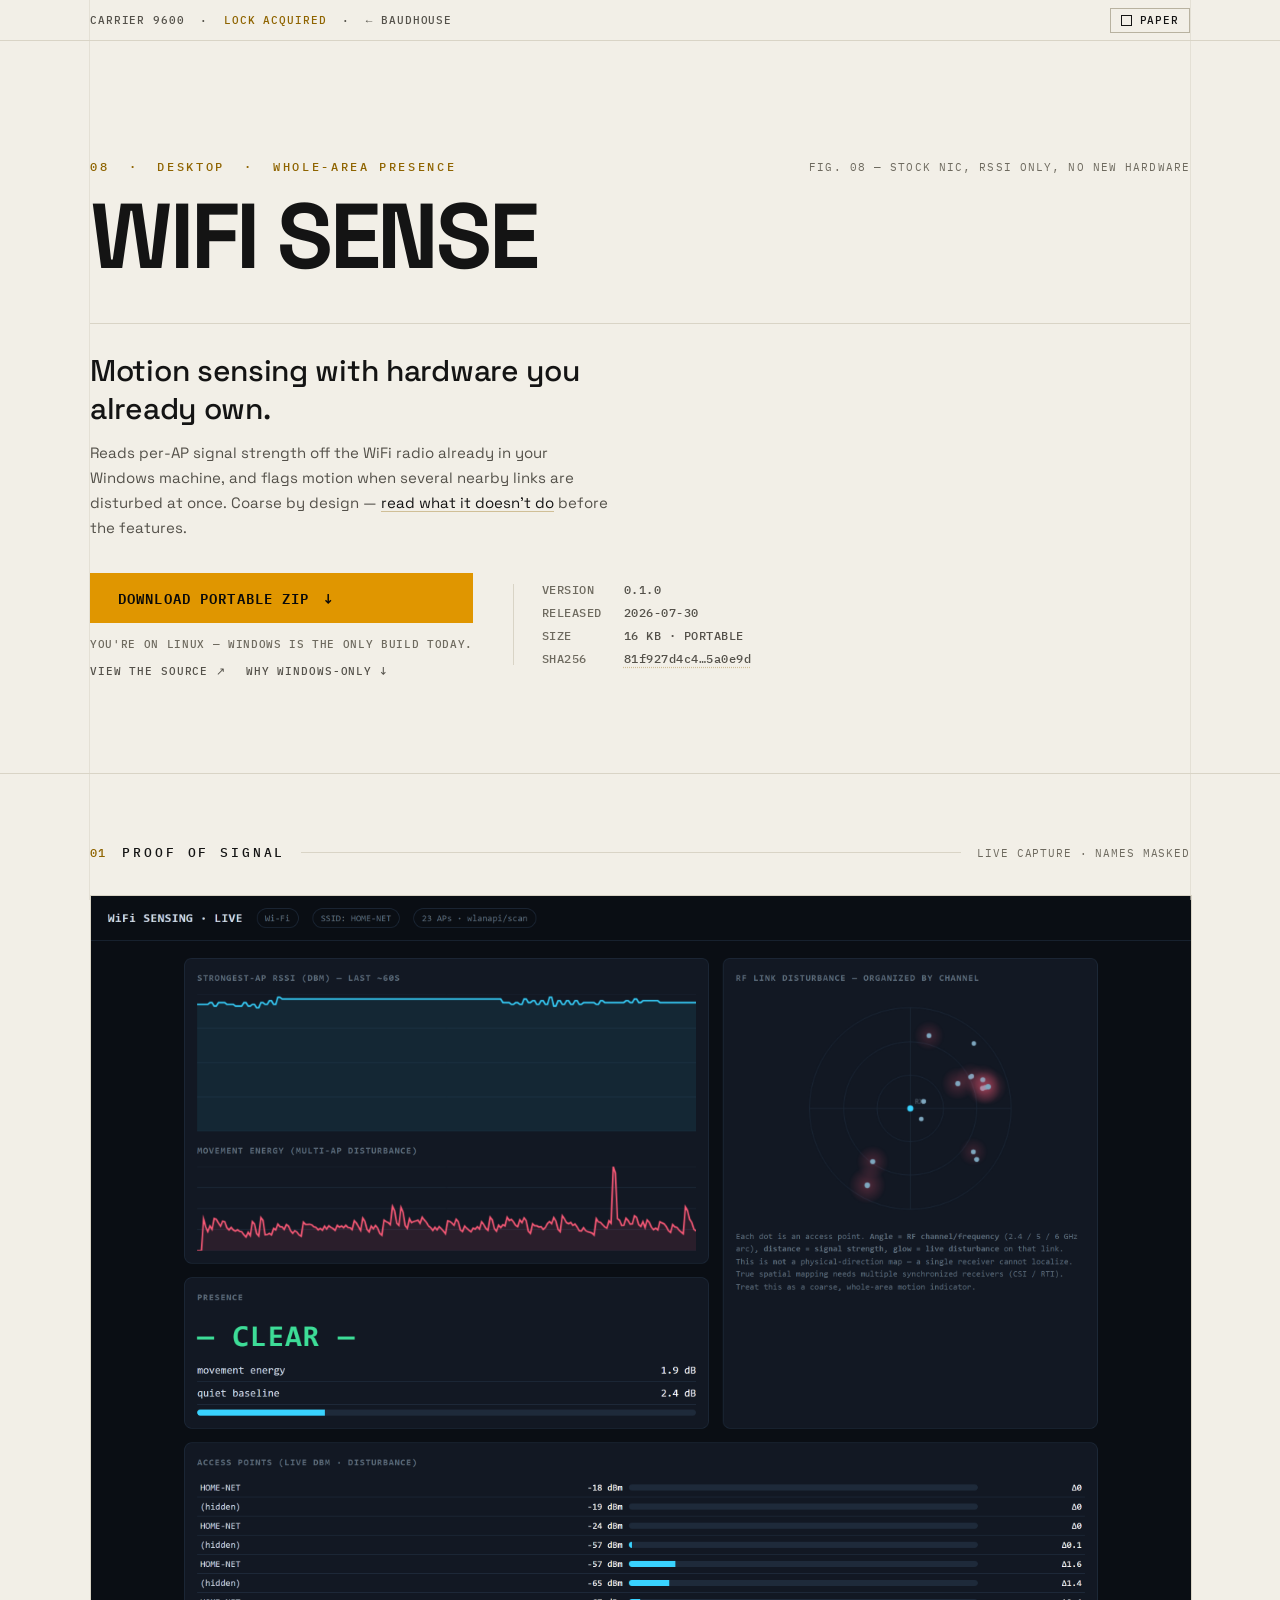
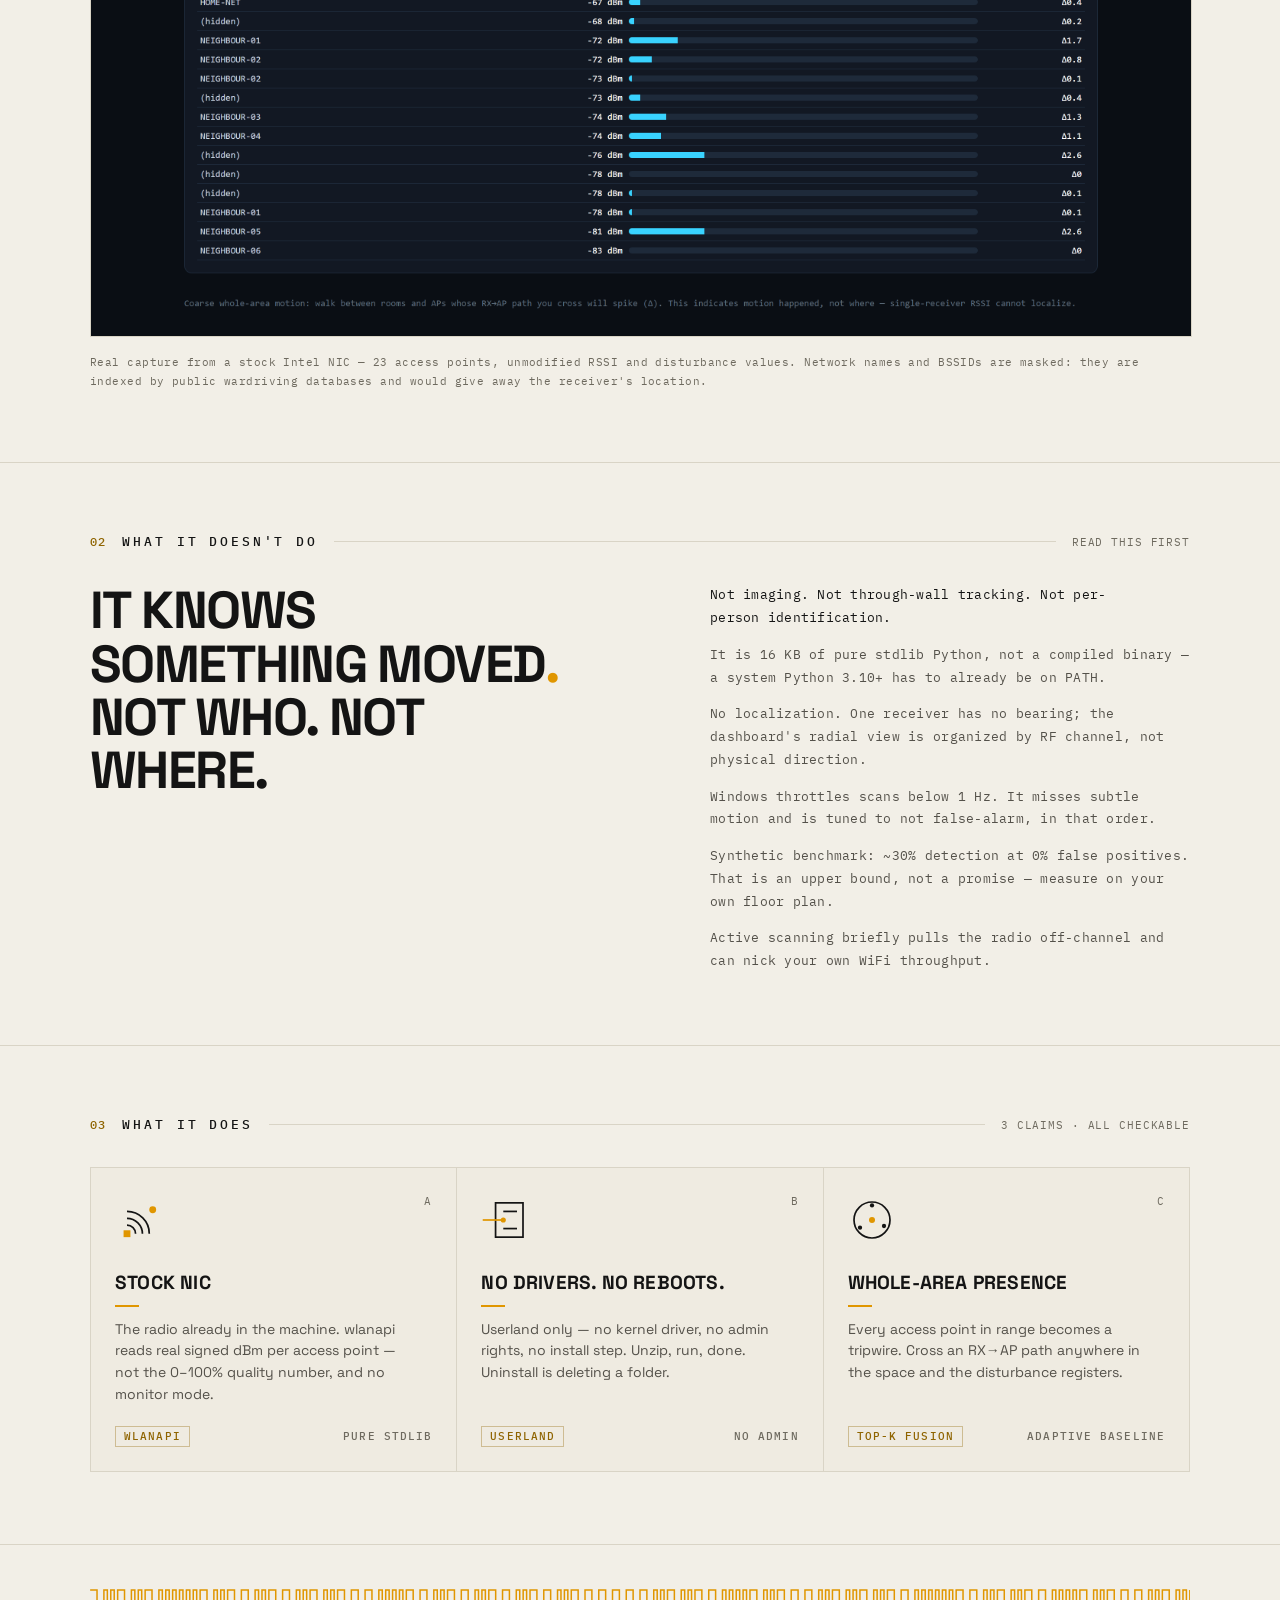
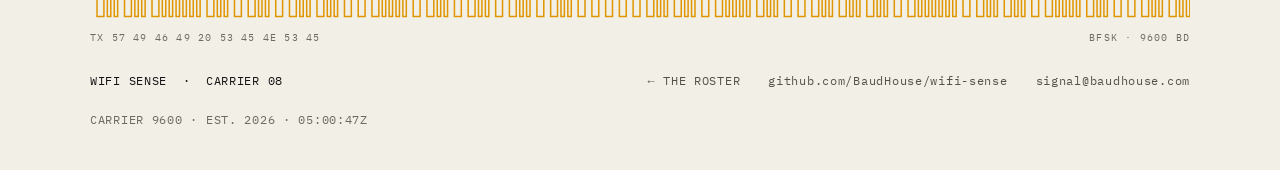
<file: wifi-sense/index.html>
<!DOCTYPE html>
<html lang="en">
<head>
<meta charset="utf-8">
<meta name="viewport" content="width=device-width, initial-scale=1">
<title>WIFI SENSE — motion sensing with hardware you already own</title>
<meta name="description" content="Coarse whole-area motion sensing on a stock Windows WiFi NIC. No drivers, no reboots — and honest about what it doesn't do.">
<link rel="canonical" href="https://baudhouse.com/wifi-sense/">
<meta property="og:title" content="WIFI SENSE — motion sensing with hardware you already own">
<meta property="og:description" content="Whole-area presence from per-AP signal strength. It knows something moved. Not who. Not where.">
<meta property="og:type" content="website">
<meta property="og:url" content="https://baudhouse.com/wifi-sense/">
<meta property="og:image" content="https://baudhouse.com/wifi-sense/assets/dashboard.png">
<meta name="twitter:card" content="summary_large_image">
<meta name="theme-color" content="#0A0A0A" media="(prefers-color-scheme: dark)">
<meta name="theme-color" content="#F2EFE7" media="(prefers-color-scheme: light)">
<link rel="icon" href="data:image/svg+xml,%3Csvg xmlns='http://www.w3.org/2000/svg' viewBox='0 0 64 64'%3E%3Crect width='64' height='64' fill='%230A0A0A'/%3E%3Crect x='12' y='44' width='9' height='9' fill='%23FFB000'/%3E%3Ccircle cx='48' cy='18' r='5' fill='%23FFB000'/%3E%3C/svg%3E">
<script>try{var t=localStorage.getItem('bh-theme');if(!t)t=window.matchMedia('(prefers-color-scheme: dark)').matches?'dark':'light';document.documentElement.dataset.theme=t;}catch(e){document.documentElement.dataset.theme='dark';}</script>

<link rel="preload" href="../fonts/space-grotesk-700-latin.woff2" as="font" type="font/woff2" crossorigin>
<link rel="preload" href="../fonts/ibm-plex-mono-500-latin.woff2" as="font" type="font/woff2" crossorigin>
<link rel="stylesheet" href="../styles.css">
</head>
<body>

<div class="page">
<div class="warmth" aria-hidden="true"></div>
<div class="margins" aria-hidden="true"></div>

<header class="topbar">
  <div class="shell topbar-in">
    <p class="carrier-line">CARRIER 9600&nbsp;&nbsp;·&nbsp;&nbsp;<span id="lock-text">LOCK ACQUIRED</span><span class="est">&nbsp;&nbsp;·&nbsp;&nbsp;<a class="backlink" href="/">← BAUDHOUSE</a></span></p>
    <button id="theme-toggle" type="button" aria-label="Toggle color scheme"><span id="mode-swatch" aria-hidden="true"></span><span id="mode-label">DARK</span></button>
  </div>
</header>

<!-- HERO -->
<section class="hero" aria-label="WiFi Sense">
  <div class="shell hero-in">
    <div class="hero-top">
      <p class="kicker">08&nbsp;&nbsp;·&nbsp;&nbsp;DESKTOP&nbsp;&nbsp;·&nbsp;&nbsp;WHOLE-AREA PRESENCE</p>
      <p class="fig on est" aria-hidden="true">FIG. 08 — STOCK NIC, RSSI ONLY, NO NEW HARDWARE</p>
    </div>
    <h1 style="font-size:clamp(40px,7.2vw,92px);margin-bottom:clamp(24px,4vw,44px)">WIFI SENSE</h1>
    <div class="hero-foot">
      <div class="thesis">
        <p class="thesis-line">Motion sensing with hardware you already own.</p>
        <p class="thesis-body">Reads per-AP signal strength off the WiFi radio already in your Windows machine, and flags motion when several nearby links are disturbed at once. Coarse by design — <a href="#nots">read what it doesn't do</a> before the features.</p>
      </div>
      <div class="hero-actions">
        <div class="dl-col">
          <a class="btn-dl" href="https://github.com/BaudHouse/wifi-sense/releases/latest/download/wifi-sense-0.1.0-portable-win.zip">DOWNLOAD PORTABLE ZIP<span aria-hidden="true">↓</span></a>
          <p class="os-note" id="os-note"></p>
          <div class="dl-row">
            <a href="https://github.com/BaudHouse/wifi-sense">VIEW THE SOURCE ↗</a>
            <a href="#nots">WHY WINDOWS-ONLY ↓</a>
          </div>
        </div>
        <dl class="meta">
          <dt>VERSION</dt><dd>0.1.0</dd>
          <dt>RELEASED</dt><dd>2026-07-30</dd>
          <dt>SIZE</dt><dd>16 KB · PORTABLE</dd>
          <dt>SHA256</dt><dd><button type="button" class="sha-btn" id="sha-copy" title="Click to copy the full hash" data-sha="81f927d4c4d9e118f382aee93730a3bc2c06dfeb7b8c1a3a59d5079eab5a0e9d"></button></dd>
        </dl>
      </div>
    </div>
  </div>
</section>

<!-- 01 · PROOF -->
<section class="band" aria-labelledby="proof-h">
  <div class="shell">
    <div class="band-head">
      <span class="band-no" aria-hidden="true">01</span>
      <h2 id="proof-h">PROOF OF SIGNAL</h2>
      <span class="band-rule" aria-hidden="true"></span>
      <span class="band-count">LIVE CAPTURE · NAMES MASKED</span>
    </div>
    <img class="proof" src="assets/dashboard.png" alt="WiFi Sense dashboard at 127.0.0.1:8731 — strongest-AP RSSI over the last 60 seconds, multi-AP movement energy against the quiet baseline, per-channel disturbance view, and 23 live access points with signal strength and disturbance deltas">
    <p class="note">Real capture from a stock Intel NIC — 23 access points, unmodified RSSI and disturbance values. Network names and BSSIDs are masked: they are indexed by public wardriving databases and would give away the receiver's location.</p>
  </div>
</section>

<!-- 02 · DOESN'T -->
<section class="band" id="nots" aria-labelledby="nots-h">
  <div class="shell">
    <div class="band-head">
      <span class="band-no" aria-hidden="true">02</span>
      <h2 id="nots-h">WHAT IT DOESN'T DO</h2>
      <span class="band-rule" aria-hidden="true"></span>
      <span class="band-count">READ THIS FIRST</span>
    </div>
    <div style="display:flex;flex-wrap:wrap;gap:32px 64px;align-items:flex-start;justify-content:space-between">
      <p class="oss-statement" style="margin:0;max-width:520px">IT KNOWS SOMETHING MOVED<span class="oss-dot">.</span><br>NOT WHO. NOT WHERE.</p>
      <div class="doesnt" style="max-width:480px;gap:14px">
        <p style="color:var(--ink)">Not imaging. Not through-wall tracking. Not per-person identification.</p>
        <p>It is 16 KB of pure stdlib Python, not a compiled binary — a system Python 3.10+ has to already be on PATH.</p>
        <p>No localization. One receiver has no bearing; the dashboard's radial view is organized by RF channel, not physical direction.</p>
        <p>Windows throttles scans below 1 Hz. It misses subtle motion and is tuned to not false-alarm, in that order.</p>
        <p>Synthetic benchmark: ~30% detection at 0% false positives. That is an upper bound, not a promise — measure on your own floor plan.</p>
        <p>Active scanning briefly pulls the radio off-channel and can nick your own WiFi throughput.</p>
      </div>
    </div>
  </div>
</section>

<!-- 03 · DOES -->
<section class="band" aria-labelledby="does-h">
  <div class="shell">
    <div class="band-head">
      <span class="band-no" aria-hidden="true">03</span>
      <h2 id="does-h">WHAT IT DOES</h2>
      <span class="band-rule" aria-hidden="true"></span>
      <span class="band-count">3 CLAIMS · ALL CHECKABLE</span>
    </div>
    <div class="grid">
      <article class="card card-wifi">
        <div class="card-top">
          <svg viewBox="0 0 56 56" width="48" height="48" aria-hidden="true">
            <rect x="10" y="40" width="8" height="8" fill="var(--amber)"></rect>
            <path d="M14 34 A10 10 0 0 1 24 44" fill="none" stroke="var(--ink)" stroke-width="2"></path>
            <path d="M14 26 A18 18 0 0 1 32 44" fill="none" stroke="var(--ink)" stroke-width="2"></path>
            <path d="M14 18 A26 26 0 0 1 40 44" fill="none" stroke="var(--ink)" stroke-width="2"></path>
            <circle class="g-anim" cx="44" cy="16" r="4" fill="var(--amber)"></circle>
          </svg>
          <span class="card-no" aria-hidden="true">A</span>
        </div>
        <h3>STOCK NIC</h3>
        <span class="ext" aria-hidden="true"></span>
        <p>The radio already in the machine. wlanapi reads real signed dBm per access point — not the 0–100% quality number, and no monitor mode.</p>
        <div class="card-foot">
          <span class="tag">WLANAPI</span>
          <span class="status">PURE STDLIB</span>
        </div>
      </article>
      <article class="card card-em">
        <div class="card-top">
          <svg viewBox="0 0 56 56" width="48" height="48" aria-hidden="true">
            <rect x="17" y="8" width="32" height="40" fill="none" stroke="var(--ink)" stroke-width="2"></rect>
            <line x1="26" y1="18" x2="42" y2="18" stroke="var(--ink)" stroke-width="2"></line>
            <line x1="26" y1="38" x2="42" y2="38" stroke="var(--ink)" stroke-width="2"></line>
            <line class="g-anim" x1="2" y1="28" x2="26" y2="28" stroke="var(--amber)" stroke-width="2"></line>
            <circle class="g-anim" cx="26" cy="28" r="3" fill="var(--amber)"></circle>
          </svg>
          <span class="card-no" aria-hidden="true">B</span>
        </div>
        <h3>NO DRIVERS. NO REBOOTS.</h3>
        <span class="ext" aria-hidden="true"></span>
        <p>Userland only — no kernel driver, no admin rights, no install step. Unzip, run, done. Uninstall is deleting a folder.</p>
        <div class="card-foot">
          <span class="tag">USERLAND</span>
          <span class="status">NO ADMIN</span>
        </div>
      </article>
      <article class="card card-six">
        <div class="card-top">
          <svg viewBox="0 0 56 56" width="48" height="48" aria-hidden="true">
            <circle cx="28" cy="28" r="21" fill="none" stroke="var(--ink)" stroke-width="2"></circle>
            <g class="g-anim g-origin"><circle cx="28" cy="11" r="2.5" fill="var(--ink)"></circle><circle cx="42" cy="35" r="2.5" fill="var(--ink)"></circle><circle cx="14" cy="37" r="2.5" fill="var(--ink)"></circle></g>
            <circle cx="28" cy="28" r="3.5" fill="var(--amber)"></circle>
          </svg>
          <span class="card-no" aria-hidden="true">C</span>
        </div>
        <h3>WHOLE-AREA PRESENCE</h3>
        <span class="ext" aria-hidden="true"></span>
        <p>Every access point in range becomes a tripwire. Cross an RX→AP path anywhere in the space and the disturbance registers.</p>
        <div class="card-foot">
          <span class="tag">TOP-K FUSION</span>
          <span class="status">ADAPTIVE BASELINE</span>
        </div>
      </article>
    </div>
  </div>
</section>

<!-- FOOTER -->
<footer>
  <div class="shell wave-wrap">
    <svg id="wave" viewBox="0 0 1080 36" preserveAspectRatio="xMidYMid meet" aria-hidden="true">
      <path d="M0 18 H1080" fill="none" stroke="var(--amber)" stroke-width="1.5" vector-effect="non-scaling-stroke"></path>
    </svg>
    <div class="wave-caption">
      <span>TX 57 49 46 49 20 53 45 4E 53 45</span>
      <span>BFSK&nbsp;·&nbsp;9600 BD</span>
    </div>
  </div>
  <div class="shell foot-in">
    <span class="foot-brand">WIFI SENSE&nbsp;&nbsp;·&nbsp;&nbsp;CARRIER 08</span>
    <span class="foot-links">
      <a href="/">← THE ROSTER</a>
      <a href="https://github.com/BaudHouse/wifi-sense">github.com/BaudHouse/wifi-sense</a>
      <a href="mailto:signal@baudhouse.com">signal@baudhouse.com</a>
    </span>
    <span class="foot-meta">CARRIER 9600&nbsp;·&nbsp;EST. 2026&nbsp;·&nbsp;<span id="utc"></span></span>
  </div>
</footer>

</div>
<script>window.BH_WORD='WIFI SENSE';</script>
<script src="../child.js"></script>
</body>
</html>
</file>
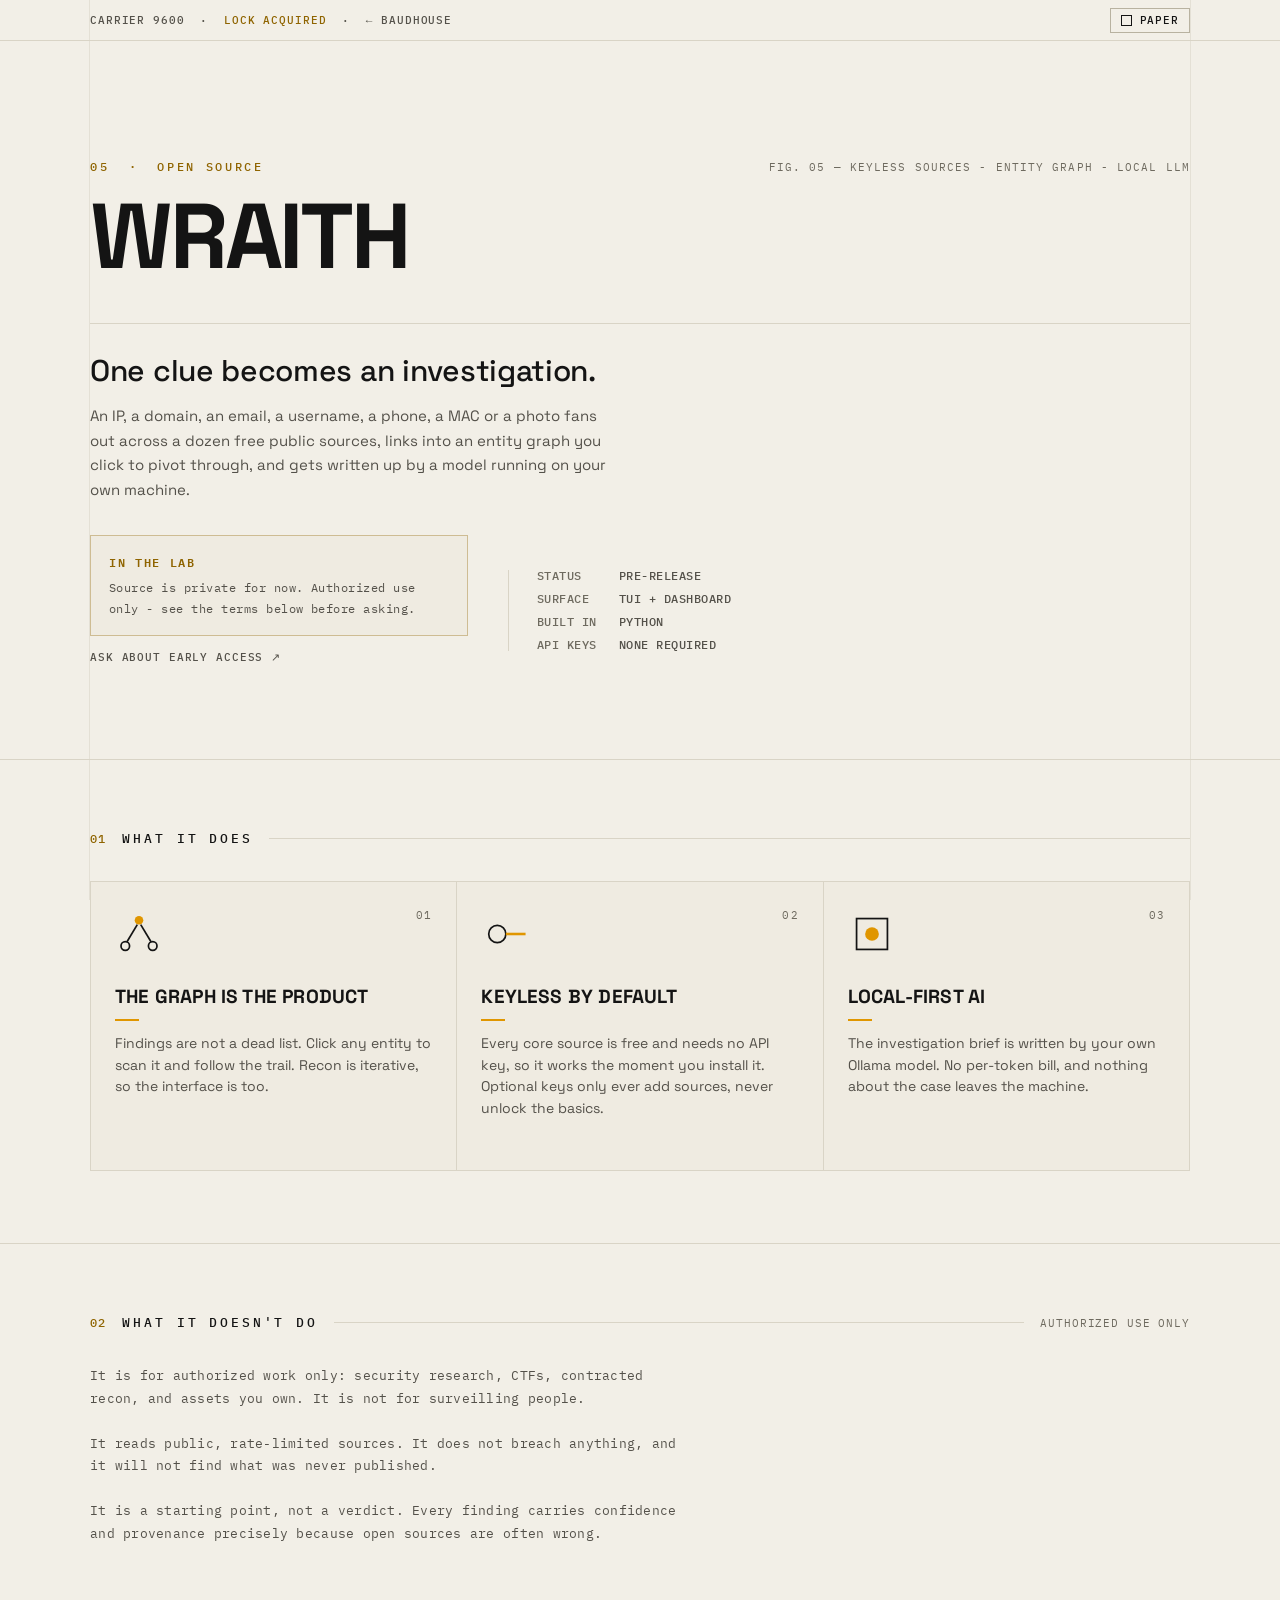
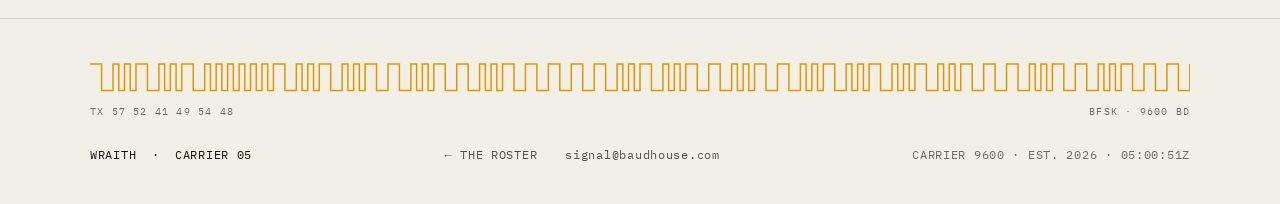
<file: wraith/index.html>
<!DOCTYPE html>
<html lang="en">
<head>
<meta charset="utf-8">
<meta name="viewport" content="width=device-width, initial-scale=1">
<title>WRAITH - one clue becomes an investigation</title>
<meta name="description" content="A keyless OSINT recon framework: fans a single clue across free public sources into a clickable entity graph, with a local LLM writing the brief.">
<link rel="canonical" href="https://baudhouse.com/wraith/">
<meta property="og:title" content="WRAITH - one clue becomes an investigation">
<meta property="og:description" content="A keyless OSINT recon framework: fans a single clue across free public sources into a clickable entity graph, with a local LLM writing the brief.">
<meta property="og:type" content="website">
<meta property="og:url" content="https://baudhouse.com/wraith/">
<meta property="og:image" content="https://baudhouse.com/og.png">
<meta name="twitter:card" content="summary_large_image">
<meta name="theme-color" content="#0A0A0A" media="(prefers-color-scheme: dark)">
<meta name="theme-color" content="#F2EFE7" media="(prefers-color-scheme: light)">
<link rel="icon" href="data:image/svg+xml,%3Csvg xmlns='http://www.w3.org/2000/svg' viewBox='0 0 64 64'%3E%3Crect width='64' height='64' fill='%230A0A0A'/%3E%3Crect x='9' y='9' width='38' height='38' fill='none' stroke='%23E8E8E8' stroke-width='3'/%3E%3Ccircle cx='39' cy='39' r='16' fill='none' stroke='%23FFB000' stroke-width='3' stroke-dasharray='5 6'/%3E%3C/svg%3E">
<script>try{var t=localStorage.getItem('bh-theme');if(!t)t=window.matchMedia('(prefers-color-scheme: dark)').matches?'dark':'light';document.documentElement.dataset.theme=t;}catch(e){document.documentElement.dataset.theme='dark';}</script>
<link rel="preload" href="../fonts/space-grotesk-700-latin.woff2" as="font" type="font/woff2" crossorigin>
<link rel="preload" href="../fonts/ibm-plex-mono-500-latin.woff2" as="font" type="font/woff2" crossorigin>
<link rel="stylesheet" href="../styles.css">
</head>
<body>

<div class="page">
<div class="warmth" aria-hidden="true"></div>
<div class="margins" aria-hidden="true"></div>

<header class="topbar">
  <div class="shell topbar-in">
    <p class="carrier-line">CARRIER 9600&nbsp;&nbsp;·&nbsp;&nbsp;<span id="lock-text">LOCK ACQUIRED</span><span class="est">&nbsp;&nbsp;·&nbsp;&nbsp;<a class="backlink" href="/">← BAUDHOUSE</a></span></p>
    <button id="theme-toggle" type="button" aria-label="Toggle color scheme"><span id="mode-swatch" aria-hidden="true"></span><span id="mode-label">DARK</span></button>
  </div>
</header>

<!-- HERO -->
<section class="hero" aria-label="WRAITH">
  <div class="shell hero-in">
    <div class="hero-top">
      <p class="kicker">05&nbsp;&nbsp;·&nbsp;&nbsp;OPEN SOURCE</p>
      <p class="fig on est" aria-hidden="true">FIG. 05 — KEYLESS SOURCES - ENTITY GRAPH - LOCAL LLM</p>
    </div>
    <h1 style="font-size:clamp(40px,7.2vw,92px);margin-bottom:clamp(24px,4vw,44px)">WRAITH</h1>
    <div class="hero-foot">
      <div class="thesis">
        <p class="thesis-line">One clue becomes an investigation.</p>
        <p class="thesis-body">An IP, a domain, an email, a username, a phone, a MAC or a photo fans out across a dozen free public sources, links into an entity graph you click to pivot through, and gets written up by a model running on your own machine.</p>
      </div>
      <div class="hero-actions">
        <div class="dl-col">
          <div class="lab">
            <strong>IN THE LAB</strong>
            Source is private for now. Authorized use only - see the terms below before asking.
          </div>
          <div class="dl-row">
            <a href="mailto:signal@baudhouse.com?subject=WRAITH%20early%20access">ASK ABOUT EARLY ACCESS ↗</a>
          </div>
        </div>
        <dl class="meta">
          <dt>STATUS</dt><dd>PRE-RELEASE</dd>
          <dt>SURFACE</dt><dd>TUI + DASHBOARD</dd>
          <dt>BUILT IN</dt><dd>PYTHON</dd>
          <dt>API KEYS</dt><dd>NONE REQUIRED</dd>
        </dl>
      </div>
    </div>
  </div>
</section>

<section class="band" aria-labelledby="b01-h">
  <div class="shell">
    <div class="band-head">
      <span class="band-no" aria-hidden="true">01</span>
      <h2 id="b01-h">WHAT IT DOES</h2>
      <span class="band-rule" aria-hidden="true"></span>
    </div>
    <div class="grid">
      <article class="card card-wraith">
        <div class="card-top">
          <svg viewBox="0 0 56 56" width="48" height="48" aria-hidden="true">
            <circle class="g-anim g-origin" cx="28" cy="12" r="5" fill="var(--amber)"></circle>
            <circle cx="12" cy="42" r="5" fill="none" stroke="var(--ink)" stroke-width="2"></circle>
            <circle cx="44" cy="42" r="5" fill="none" stroke="var(--ink)" stroke-width="2"></circle>
            <line x1="26" y1="17" x2="14" y2="37" stroke="var(--ink)" stroke-width="2"></line>
            <line x1="30" y1="17" x2="42" y2="37" stroke="var(--ink)" stroke-width="2"></line>
          </svg>
          <span class="card-no" aria-hidden="true">01</span>
        </div>
        <h3>THE GRAPH IS THE PRODUCT</h3>
        <span class="ext" aria-hidden="true"></span>
        <p>Findings are not a dead list. Click any entity to scan it and follow the trail. Recon is iterative, so the interface is too.</p>
      </article>

      <article class="card card-null">
        <div class="card-top">
          <svg viewBox="0 0 56 56" width="48" height="48" aria-hidden="true">
            <circle cx="19" cy="28" r="10" fill="none" stroke="var(--ink)" stroke-width="2"></circle>
            <line class="g-anim" x1="29" y1="28" x2="52" y2="28" stroke="var(--amber)" stroke-width="3"></line>
          </svg>
          <span class="card-no" aria-hidden="true">02</span>
        </div>
        <h3>KEYLESS BY DEFAULT</h3>
        <span class="ext" aria-hidden="true"></span>
        <p>Every core source is free and needs no API key, so it works the moment you install it. Optional keys only ever add sources, never unlock the basics.</p>
      </article>

      <article class="card card-sun">
        <div class="card-top">
          <svg viewBox="0 0 56 56" width="48" height="48" aria-hidden="true">
            <rect x="10" y="10" width="36" height="36" fill="none" stroke="var(--ink)" stroke-width="2"></rect>
            <circle class="g-anim g-origin" cx="28" cy="28" r="8" fill="var(--amber)"></circle>
          </svg>
          <span class="card-no" aria-hidden="true">03</span>
        </div>
        <h3>LOCAL-FIRST AI</h3>
        <span class="ext" aria-hidden="true"></span>
        <p>The investigation brief is written by your own Ollama model. No per-token bill, and nothing about the case leaves the machine.</p>
      </article>
    </div>
  </div>
</section>

<section class="band" aria-labelledby="b02-h">
  <div class="shell">
    <div class="band-head">
      <span class="band-no" aria-hidden="true">02</span>
      <h2 id="b02-h">WHAT IT DOESN'T DO</h2>
      <span class="band-rule" aria-hidden="true"></span>
      <span class="band-count">AUTHORIZED USE ONLY</span>
    </div>
    <div class="doesnt">
      <p>It is for authorized work only: security research, CTFs, contracted recon, and assets you own. It is not for surveilling people.</p>
      <p>It reads public, rate-limited sources. It does not breach anything, and it will not find what was never published.</p>
      <p>It is a starting point, not a verdict. Every finding carries confidence and provenance precisely because open sources are often wrong.</p>
    </div>
  </div>
</section>

<footer>
  <div class="shell wave-wrap">
    <svg id="wave" viewBox="0 0 1080 36" preserveAspectRatio="xMidYMid meet" aria-hidden="true">
      <path d="M0 18 H1080" fill="none" stroke="var(--amber)" stroke-width="1.5" vector-effect="non-scaling-stroke"></path>
    </svg>
    <div class="wave-caption">
      <span>TX 57 52 41 49 54 48</span>
      <span>BFSK&nbsp;·&nbsp;9600 BD</span>
    </div>
  </div>
  <div class="shell foot-in">
    <span class="foot-brand">WRAITH&nbsp;&nbsp;·&nbsp;&nbsp;CARRIER 05</span>
    <span class="foot-links">
      <a href="/">← THE ROSTER</a>
      <a href="mailto:signal@baudhouse.com">signal@baudhouse.com</a>
    </span>
    <span class="foot-meta">CARRIER 9600&nbsp;·&nbsp;EST. 2026&nbsp;·&nbsp;<span id="utc"></span></span>
  </div>
</footer>

</div>
<script>window.BH_WORD='WRAITH';</script>
<script src="../child.js"></script>
</body>
</html>
</file>
<file: styles.css>
/* BAUDHOUSE — self-hosted fonts (OFL). No external requests.
   url() resolves relative to this stylesheet, so one path serves every page. */
@font-face{font-family:'IBM Plex Mono';font-style:normal;font-weight:400;font-display:swap;src:url(fonts/ibm-plex-mono-400-latin-ext.woff2) format('woff2');unicode-range:U+0100-02BA, U+02BD-02C5, U+02C7-02CC, U+02CE-02D7, U+02DD-02FF, U+0304, U+0308, U+0329, U+1D00-1DBF, U+1E00-1E9F, U+1EF2-1EFF, U+2020, U+20A0-20AB, U+20AD-20C0, U+2113, U+2C60-2C7F, U+A720-A7FF}
@font-face{font-family:'IBM Plex Mono';font-style:normal;font-weight:400;font-display:swap;src:url(fonts/ibm-plex-mono-400-latin.woff2) format('woff2');unicode-range:U+0000-00FF, U+0131, U+0152-0153, U+02BB-02BC, U+02C6, U+02DA, U+02DC, U+0304, U+0308, U+0329, U+2000-206F, U+20AC, U+2122, U+2191, U+2193, U+2212, U+2215, U+FEFF, U+FFFD}
@font-face{font-family:'IBM Plex Mono';font-style:normal;font-weight:500;font-display:swap;src:url(fonts/ibm-plex-mono-500-latin-ext.woff2) format('woff2');unicode-range:U+0100-02BA, U+02BD-02C5, U+02C7-02CC, U+02CE-02D7, U+02DD-02FF, U+0304, U+0308, U+0329, U+1D00-1DBF, U+1E00-1E9F, U+1EF2-1EFF, U+2020, U+20A0-20AB, U+20AD-20C0, U+2113, U+2C60-2C7F, U+A720-A7FF}
@font-face{font-family:'IBM Plex Mono';font-style:normal;font-weight:500;font-display:swap;src:url(fonts/ibm-plex-mono-500-latin.woff2) format('woff2');unicode-range:U+0000-00FF, U+0131, U+0152-0153, U+02BB-02BC, U+02C6, U+02DA, U+02DC, U+0304, U+0308, U+0329, U+2000-206F, U+20AC, U+2122, U+2191, U+2193, U+2212, U+2215, U+FEFF, U+FFFD}
@font-face{font-family:'IBM Plex Mono';font-style:normal;font-weight:600;font-display:swap;src:url(fonts/ibm-plex-mono-600-latin-ext.woff2) format('woff2');unicode-range:U+0100-02BA, U+02BD-02C5, U+02C7-02CC, U+02CE-02D7, U+02DD-02FF, U+0304, U+0308, U+0329, U+1D00-1DBF, U+1E00-1E9F, U+1EF2-1EFF, U+2020, U+20A0-20AB, U+20AD-20C0, U+2113, U+2C60-2C7F, U+A720-A7FF}
@font-face{font-family:'IBM Plex Mono';font-style:normal;font-weight:600;font-display:swap;src:url(fonts/ibm-plex-mono-600-latin.woff2) format('woff2');unicode-range:U+0000-00FF, U+0131, U+0152-0153, U+02BB-02BC, U+02C6, U+02DA, U+02DC, U+0304, U+0308, U+0329, U+2000-206F, U+20AC, U+2122, U+2191, U+2193, U+2212, U+2215, U+FEFF, U+FFFD}
@font-face{font-family:'Space Grotesk';font-style:normal;font-weight:400;font-display:swap;src:url(fonts/space-grotesk-400-latin-ext.woff2) format('woff2');unicode-range:U+0100-02BA, U+02BD-02C5, U+02C7-02CC, U+02CE-02D7, U+02DD-02FF, U+0304, U+0308, U+0329, U+1D00-1DBF, U+1E00-1E9F, U+1EF2-1EFF, U+2020, U+20A0-20AB, U+20AD-20C0, U+2113, U+2C60-2C7F, U+A720-A7FF}
@font-face{font-family:'Space Grotesk';font-style:normal;font-weight:400;font-display:swap;src:url(fonts/space-grotesk-400-latin.woff2) format('woff2');unicode-range:U+0000-00FF, U+0131, U+0152-0153, U+02BB-02BC, U+02C6, U+02DA, U+02DC, U+0304, U+0308, U+0329, U+2000-206F, U+20AC, U+2122, U+2191, U+2193, U+2212, U+2215, U+FEFF, U+FFFD}
@font-face{font-family:'Space Grotesk';font-style:normal;font-weight:500;font-display:swap;src:url(fonts/space-grotesk-500-latin-ext.woff2) format('woff2');unicode-range:U+0100-02BA, U+02BD-02C5, U+02C7-02CC, U+02CE-02D7, U+02DD-02FF, U+0304, U+0308, U+0329, U+1D00-1DBF, U+1E00-1E9F, U+1EF2-1EFF, U+2020, U+20A0-20AB, U+20AD-20C0, U+2113, U+2C60-2C7F, U+A720-A7FF}
@font-face{font-family:'Space Grotesk';font-style:normal;font-weight:500;font-display:swap;src:url(fonts/space-grotesk-500-latin.woff2) format('woff2');unicode-range:U+0000-00FF, U+0131, U+0152-0153, U+02BB-02BC, U+02C6, U+02DA, U+02DC, U+0304, U+0308, U+0329, U+2000-206F, U+20AC, U+2122, U+2191, U+2193, U+2212, U+2215, U+FEFF, U+FFFD}
@font-face{font-family:'Space Grotesk';font-style:normal;font-weight:700;font-display:swap;src:url(fonts/space-grotesk-700-latin-ext.woff2) format('woff2');unicode-range:U+0100-02BA, U+02BD-02C5, U+02C7-02CC, U+02CE-02D7, U+02DD-02FF, U+0304, U+0308, U+0329, U+1D00-1DBF, U+1E00-1E9F, U+1EF2-1EFF, U+2020, U+20A0-20AB, U+20AD-20C0, U+2113, U+2C60-2C7F, U+A720-A7FF}
@font-face{font-family:'Space Grotesk';font-style:normal;font-weight:700;font-display:swap;src:url(fonts/space-grotesk-700-latin.woff2) format('woff2');unicode-range:U+0000-00FF, U+0131, U+0152-0153, U+02BB-02BC, U+02C6, U+02DA, U+02DC, U+0304, U+0308, U+0329, U+2000-206F, U+20AC, U+2122, U+2191, U+2193, U+2212, U+2215, U+FEFF, U+FFFD}

/* BAUDHOUSE — Bauhaus at 9600 baud */

:root{
  --bg:#0A0A0A; --ink:#E8E8E8; --dim:#9E9E9E; --faint:#8C8C8C;
  --rule:#262626; --rule-strong:#3D3D3D; --card:#0F0F0F;
  --amber:#FFB000; --amber-ink:#FFB000; --amber-dim:rgba(255,176,0,.32);
  --disp:'Space Grotesk',sans-serif; --mono:'IBM Plex Mono',monospace;
}
:root[data-theme="light"]{
  --bg:#F2EFE7; --ink:#141414; --dim:#54514A; --faint:#6E6A5F;
  --rule:#D9D4C6; --rule-strong:#B8B2A0; --card:#EFEBE1;
  --amber:#E09600; --amber-ink:#8F6400; --amber-dim:rgba(143,100,0,.35);
}

html{background:var(--bg);scrollbar-color:var(--rule-strong) transparent;scrollbar-width:thin}
body{margin:0;background:var(--bg);color:var(--ink);font-family:var(--disp);-webkit-font-smoothing:antialiased;text-rendering:optimizeLegibility;transition:background 150ms ease,color 150ms ease}
a{color:var(--ink);text-decoration-color:var(--amber-dim);text-underline-offset:3px}
a:hover{color:var(--amber-ink);text-decoration-color:var(--amber-ink)}
:focus-visible{outline:2px solid var(--amber);outline-offset:3px}
::selection{background:var(--amber);color:#0A0A0A}
::-webkit-scrollbar{width:10px;background:var(--bg)}
::-webkit-scrollbar-thumb{background:var(--rule-strong);border:2px solid var(--bg)}
::-webkit-scrollbar-thumb:hover{background:var(--amber)}

.page{min-height:100vh}
.shell{max-width:1100px;margin:0 auto;padding-left:24px;padding-right:24px}

.warmth{position:fixed;inset:0;pointer-events:none;z-index:50;background:none}
:root:not([data-theme="light"]) .warmth{background:radial-gradient(ellipse 70% 45% at 50% 0%, rgba(255,176,0,.055), transparent 65%)}
.margins{position:fixed;inset:0;pointer-events:none;max-width:1100px;margin:0 auto;border-left:1px solid var(--rule);border-right:1px solid var(--rule);opacity:.55}

/* skip link */
.skip{position:fixed;top:-56px;left:16px;z-index:100;font:500 12px/1 var(--mono);letter-spacing:.1em;background:var(--bg);color:var(--ink);border:1px solid var(--amber);padding:10px 14px;text-decoration:none;transition:top 150ms ease}
.skip:focus-visible{top:12px}

/* top bar */
.topbar{border-bottom:1px solid var(--rule)}
.topbar-in{height:40px;display:flex;align-items:center;justify-content:space-between;gap:16px}
.carrier-line{margin:0;font:500 11px/1 var(--mono);letter-spacing:.08em;color:var(--dim);white-space:nowrap;overflow:hidden}
#lock-text{color:var(--amber-ink)}
#lock-text.lock-pending{color:var(--faint)}
#theme-toggle{font:500 11px/1 var(--mono);letter-spacing:.08em;background:none;border:1px solid var(--rule-strong);color:var(--ink);padding:6px 10px;cursor:pointer;display:flex;align-items:center;gap:8px}
#theme-toggle:hover{border-color:var(--amber);color:var(--amber-ink)}
#mode-swatch{width:9px;height:9px;background:#0A0A0A;border:1px solid var(--ink);display:block}
:root[data-theme="light"] #mode-swatch{background:#F2EFE7}

/* hero */
.hero{border-bottom:1px solid var(--rule)}
.hero-in{padding-top:clamp(56px,10vw,120px);padding-bottom:clamp(48px,8vw,96px)}
.hero-top{display:flex;justify-content:space-between;align-items:baseline;gap:24px;margin:0 0 20px}
.kicker{margin:0;font:500 12px/1 var(--mono);letter-spacing:.22em;color:var(--amber-ink)}
.fig{margin:0;font:400 11px/1 var(--mono);letter-spacing:.1em;color:var(--faint);opacity:0;transition:opacity 400ms ease;white-space:nowrap}
.fig.on{opacity:1}
h1{margin:0 0 clamp(28px,5vw,56px);font:700 clamp(44px,13.5vw,176px)/0.94 var(--disp);letter-spacing:-0.035em;color:var(--ink)}
#wordmark{display:block;white-space:nowrap}
.omark{height:.72em;width:auto;display:inline-block;vertical-align:baseline;transform:translateY(.015em);margin:0 .01em}
.hero-foot{display:flex;flex-wrap:wrap;align-items:flex-end;justify-content:space-between;gap:32px 64px;border-top:1px solid var(--rule);padding-top:28px}
.thesis{max-width:520px}
.thesis-line{margin:0 0 14px;font:500 clamp(22px,3vw,30px)/1.25 var(--disp);letter-spacing:-0.01em}
.thesis-body{margin:0;font:400 15px/1.65 var(--disp);color:var(--dim);text-wrap:pretty}
.hero-nav{display:flex;gap:28px;font:500 13px/1 var(--mono);letter-spacing:.06em}
.hero-nav a{color:var(--ink);text-decoration:none;border-bottom:1px solid var(--amber);padding-bottom:6px}
.hero-nav a:hover{color:var(--amber-ink)}

/* section bands */
.band{border-bottom:1px solid var(--rule)}
.band .shell{padding-top:clamp(40px,6vw,72px);padding-bottom:clamp(40px,6vw,72px)}
.band-head{display:flex;align-items:baseline;gap:16px;margin-bottom:36px}
.band-no{font:500 12px/1 var(--mono);color:var(--amber-ink);letter-spacing:.1em}
.band-head h2{margin:0;font:500 13px/1 var(--mono);letter-spacing:.22em;color:var(--ink)}
.band-rule{flex:1;height:1px;background:var(--rule);align-self:center}
.band-count{font:400 11px/1 var(--mono);color:var(--faint);letter-spacing:.08em}

/* roster grid */
.grid{display:grid;grid-template-columns:repeat(auto-fit,minmax(min(300px,100%),1fr));gap:1px;background:var(--rule);border:1px solid var(--rule)}
.card{position:relative;background:var(--card);padding:28px 24px 24px;display:flex;flex-direction:column;min-height:236px}
.card-link{color:inherit;text-decoration:none}
.card-link::after{content:"";position:absolute;inset:0}
.card-link .lnk{color:var(--faint);font-weight:500;transition:color 150ms ease}
.card:hover .lnk,.card:focus-within .lnk{color:var(--amber-ink)}
.card:focus-within{outline:2px solid var(--amber);outline-offset:-1px}
.card:focus-within .ext{width:100%}
.card-top{display:flex;justify-content:space-between;align-items:flex-start;margin-bottom:28px}
.card-top svg{display:block}
.card-no{font:400 11px/1 var(--mono);color:var(--faint);letter-spacing:.1em}
.card h3{margin:0 0 2px;font:700 19px/1.2 var(--disp);letter-spacing:.01em}
.ext{display:block;height:2px;background:var(--amber);margin:8px 0 12px;transition:width 150ms ease;width:24px}
.card:hover .ext{width:100%}
.card p{margin:0 0 20px;font:400 14px/1.55 var(--disp);color:var(--dim);text-wrap:pretty}
.card-foot{margin-top:auto;display:flex;justify-content:space-between;align-items:center;font:500 11px/1 var(--mono);letter-spacing:.1em}
.tag{color:var(--amber-ink);border:1px solid var(--amber-dim);padding:4px 8px}
.status{display:flex;align-items:center;gap:8px;color:var(--faint)}
.bars{display:flex;align-items:flex-end;gap:2px;height:10px}
.bars span{width:3px;background:var(--amber)}
.bars .b1{height:4px}
.bars .b2{height:7px}
.bars .b3{height:10px}
.bars .off{background:var(--rule-strong)}

/* glyph hover animations */
.g-anim{transition:transform 150ms ease}
.g-origin{transform-origin:28px 28px}
.card-six:hover .g-anim,.card-six:focus-within .g-anim{transform:rotate(45deg)}
.card-diff:hover .g-anim,.card-diff:focus-within .g-anim{transform:translate(-8px,-8px)}
.card-null:hover .g-anim,.card-null:focus-within .g-anim{transform:rotate(90deg)}
.card-slip:hover .g-anim,.card-slip:focus-within .g-anim{transform:translateX(-5px)}
.card-wraith:hover .g-anim,.card-wraith:focus-within .g-anim{transform:translate(-12px,-12px)}
.card-em:hover .g-anim,.card-em:focus-within .g-anim{transform:translateX(8px)}
.card-van:hover .g-anim,.card-van:focus-within .g-anim{transform:rotate(45deg)}
.card-wifi:hover .g-anim,.card-wifi:focus-within .g-anim{transform:translate(-6px,6px)}
.card-sun:hover .g-anim,.card-sun:focus-within .g-anim{transform:rotate(60deg)}
/* bulwark: the wall interposes itself in front of what it protects */
.card-bul:hover .g-anim,.card-bul:focus-within .g-anim{transform:translateX(15px)}
/* ransomguard: the canary file trips */
.card-ran:hover .g-anim,.card-ran:focus-within .g-anim{transform:rotate(45deg)}
/* carryon: the payload carries across to the new machine */
.card-car:hover .g-anim,.card-car:focus-within .g-anim{transform:translateX(18px)}

/* about */
.about{display:flex;flex-wrap:wrap;gap:40px 64px;align-items:flex-start}
.about-glyphs{display:flex;gap:28px;flex:none}
.about-glyph{display:flex;flex-direction:column;gap:12px;align-items:center}
.about-glyph svg{display:block}
.about-glyph span{font:400 10px/1 var(--mono);letter-spacing:.14em;color:var(--faint)}
.about-body{margin:0;max-width:560px;font:400 clamp(17px,2vw,20px)/1.6 var(--disp);text-wrap:pretty}
.oss{margin-top:clamp(40px,6vw,64px);border-top:1px solid var(--rule);padding-top:32px;display:flex;flex-wrap:wrap;gap:24px 64px;align-items:flex-end;justify-content:space-between}
.oss-statement{margin:0;font:700 clamp(26px,4.6vw,52px)/1.02 var(--disp);letter-spacing:-0.03em;text-wrap:balance}
.oss-dot{color:var(--amber)}
.oss-counter{margin:0;max-width:340px;font:400 13px/1.7 var(--mono);letter-spacing:.02em;color:var(--dim);text-wrap:pretty}
.oss-fact{color:var(--faint)}

/* footer */
.wave-wrap{padding-top:40px}
#wave{display:block;width:100%;height:auto}
.wave-caption{display:flex;justify-content:space-between;gap:16px;margin-top:12px;font:400 10px/1 var(--mono);letter-spacing:.12em;color:var(--faint)}
.foot-in{padding-top:28px;padding-bottom:40px;display:flex;flex-wrap:wrap;gap:20px 48px;align-items:baseline;justify-content:space-between;font:400 12px/1.6 var(--mono);letter-spacing:.06em;color:var(--dim)}
.foot-brand{color:var(--ink)}
.foot-links{display:flex;gap:28px;flex-wrap:wrap}
.foot-links a{color:var(--dim);text-decoration:none}
.foot-links a:hover{color:var(--amber-ink)}
.foot-meta{color:var(--faint)}

/* ---------- project (child) pages ---------- */
.backlink{color:var(--dim);text-decoration:none}
.backlink:hover{color:var(--amber-ink)}
.btn-dl{display:inline-flex;align-items:center;gap:14px;background:var(--amber);color:#0A0A0A;font:600 14px/1 var(--mono);letter-spacing:.08em;padding:18px 28px;text-decoration:none}
.btn-dl:hover{filter:brightness(1.08);color:#0A0A0A}
.dl-col{display:flex;flex-direction:column;gap:16px}
.dl-row{display:flex;gap:20px;flex-wrap:wrap;font:500 11px/1 var(--mono);letter-spacing:.08em}
.dl-row a{color:var(--dim);text-decoration:none}
.dl-row a:hover{color:var(--amber-ink)}
.dl-row span{color:var(--faint)}
.os-note{margin:0;font:500 11px/1 var(--mono);letter-spacing:.06em;color:var(--faint)}
.meta{border-left:1px solid var(--rule);padding-left:28px;display:grid;grid-template-columns:auto auto;gap:11px 22px;font:500 12px/1 var(--mono);letter-spacing:.04em;align-content:end}
.meta dt{color:var(--faint);margin:0}
.meta dd{color:var(--dim);margin:0}
.sha-btn{padding:0;background:none;border:none;font:500 12px/1 var(--mono);letter-spacing:.04em;color:var(--dim);cursor:pointer;text-decoration:underline dotted var(--amber-dim);text-underline-offset:3px;text-align:left}
.sha-btn:hover{color:var(--amber-ink)}
.hero-actions{display:flex;align-items:flex-end;gap:40px;flex-wrap:wrap}
.proof{display:block;width:100%;height:auto;border:1px solid var(--rule)}
.doesnt{display:grid;gap:22px;max-width:76ch;font:400 13px/1.75 var(--mono);letter-spacing:.02em;color:var(--dim)}
.doesnt p{margin:0;text-wrap:pretty}
.doesnt strong{color:var(--ink);font-weight:400}
.verify{margin:0;background:var(--card);border:1px solid var(--rule);padding:24px 28px;overflow-x:auto;font:400 12.5px/1.9 var(--mono);color:var(--ink)}
.verify .c{color:var(--faint)}
.verify .h{color:var(--amber-ink);word-break:break-all;white-space:pre-wrap}
.note{margin:16px 0 0;font:400 11px/1.7 var(--mono);letter-spacing:.04em;color:var(--faint)}
.feed-list{font:400 12px/2 var(--mono);letter-spacing:.06em;color:var(--dim)}
.pending{border:1px solid var(--rule);background:var(--card);padding:clamp(32px,6vw,64px) 24px;text-align:center;font:400 12px/1.9 var(--mono);letter-spacing:.08em;color:var(--faint)}
.pending strong{display:block;color:var(--dim);font-weight:500;margin-bottom:8px;letter-spacing:.14em}
.lab{border:1px solid var(--amber-dim);background:var(--card);padding:16px 18px;max-width:340px;font:400 12px/1.7 var(--mono);letter-spacing:.04em;color:var(--dim)}
.lab strong{display:block;color:var(--amber-ink);font-weight:600;letter-spacing:.14em;margin-bottom:6px}

@media (max-width:430px){ .est{display:none} }

@media (prefers-reduced-motion: reduce){
  *,*::before,*::after{transition-duration:0.01ms !important;animation-duration:0.01ms !important}
}
</file>
